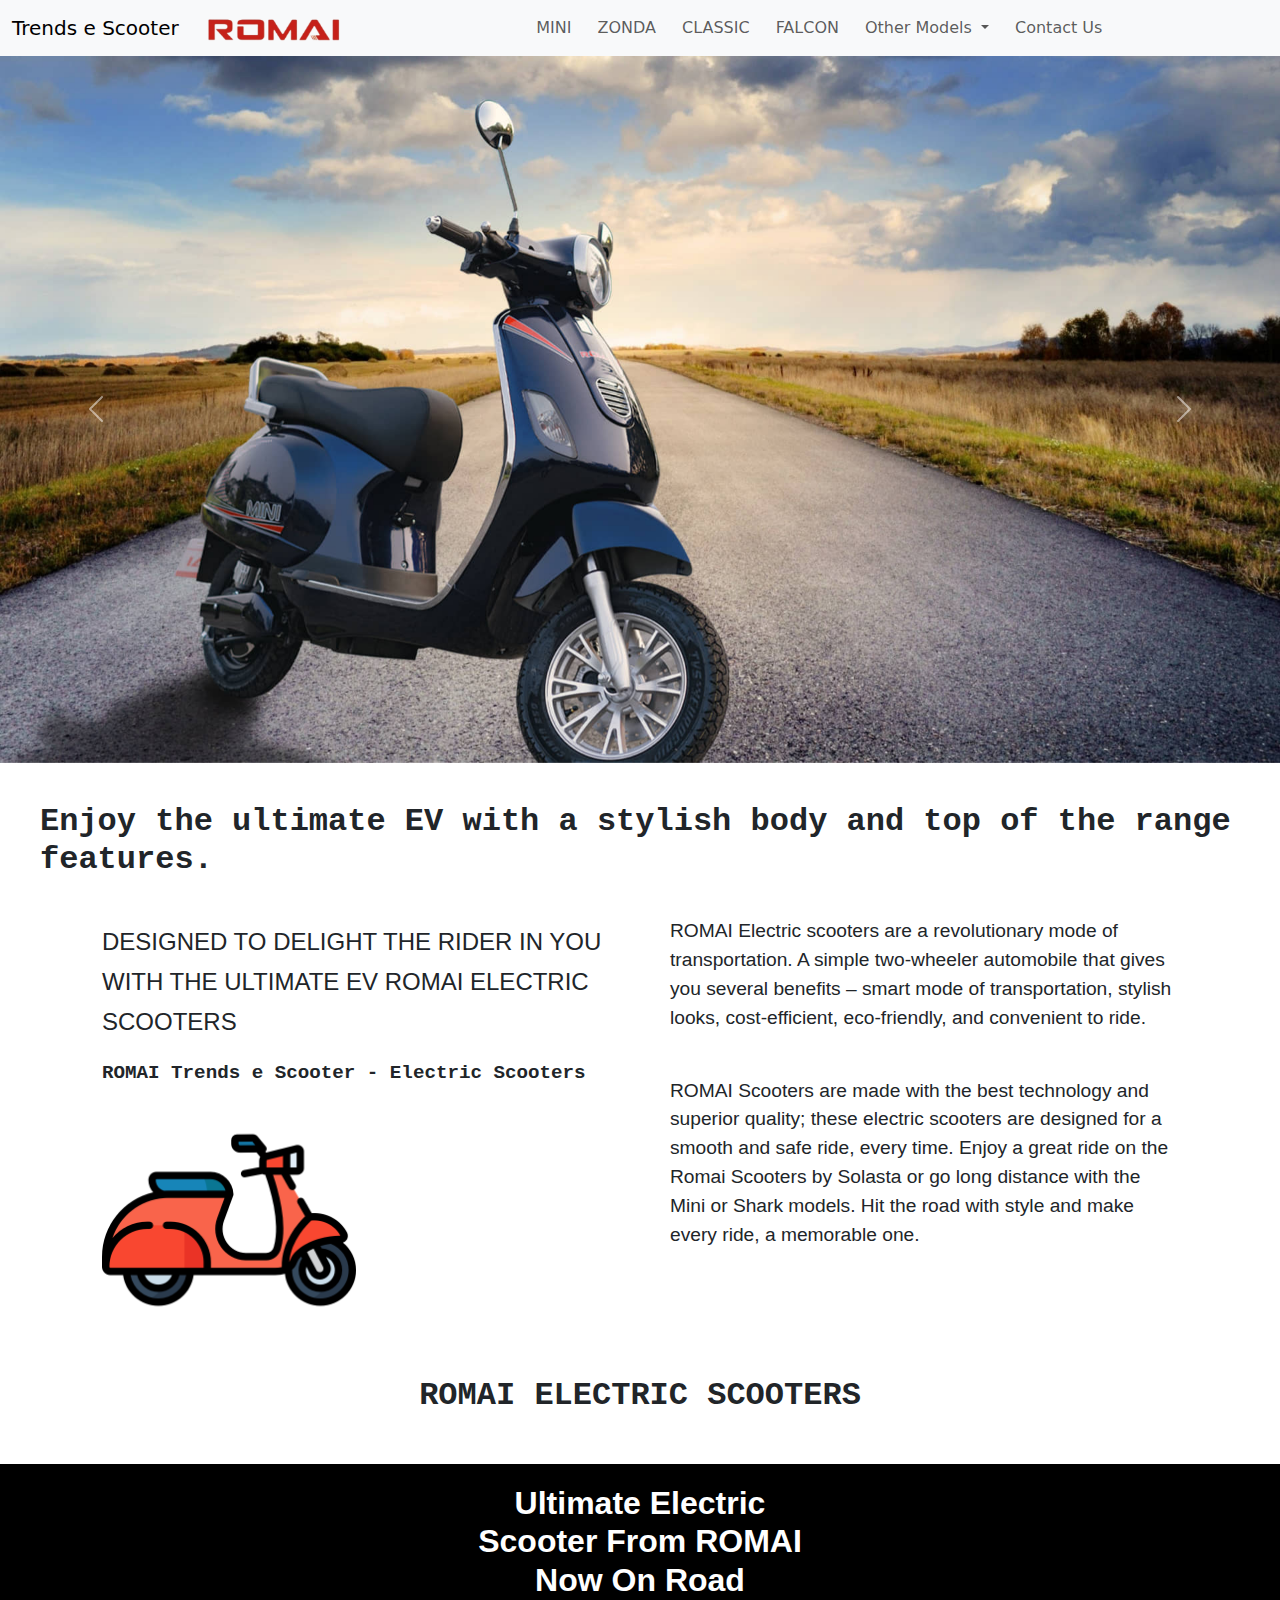
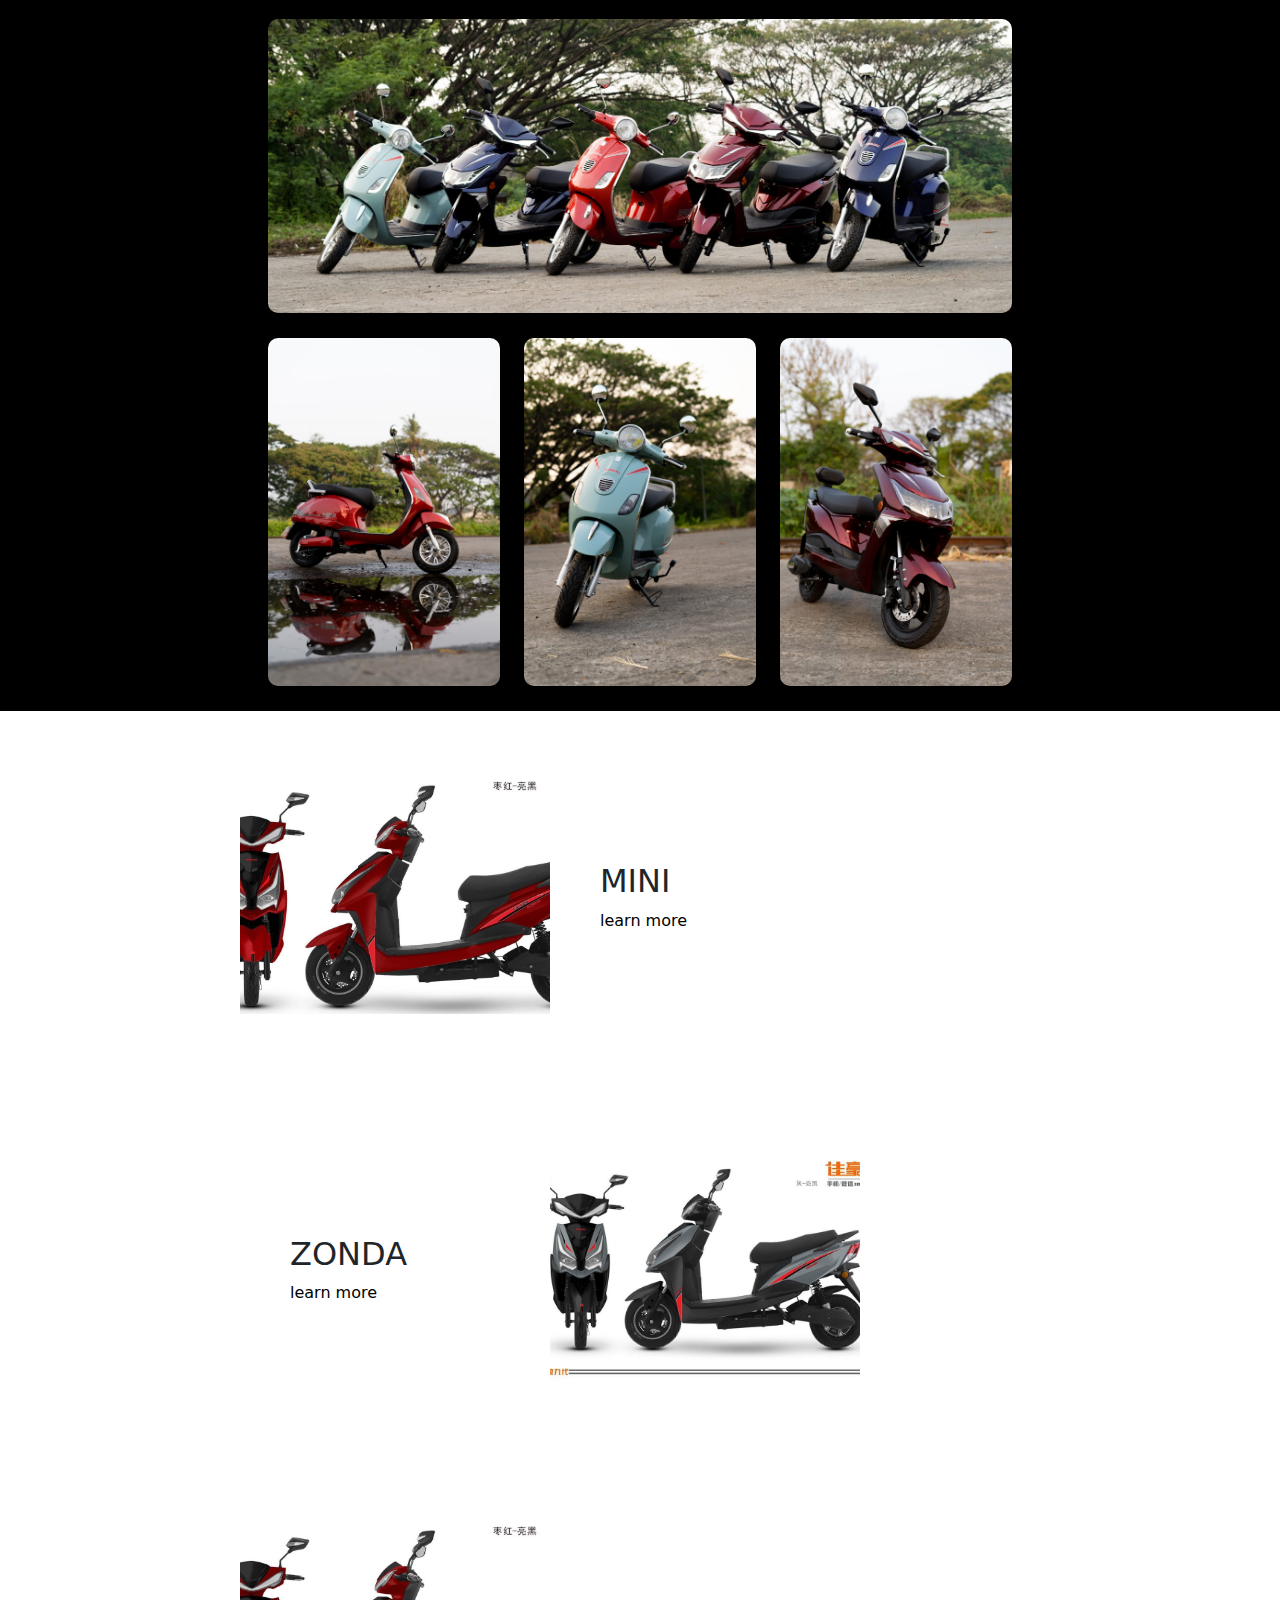
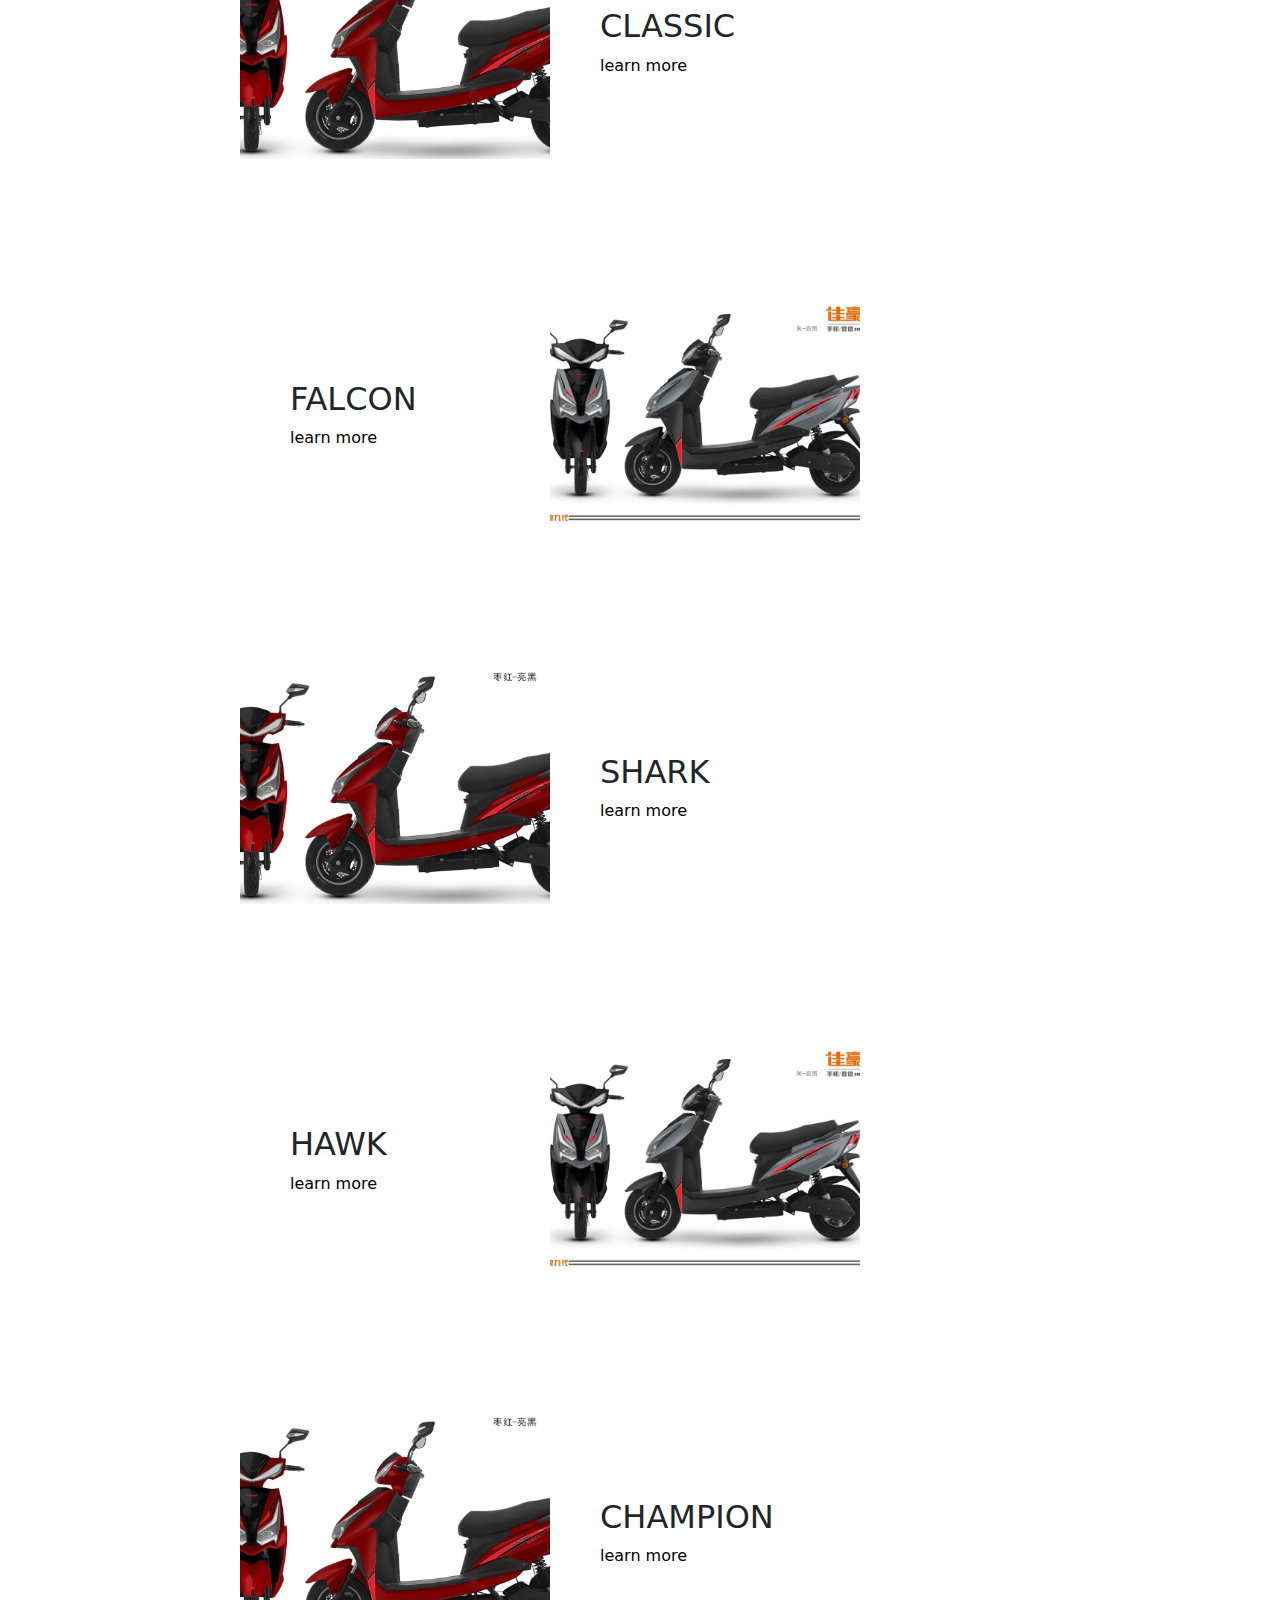
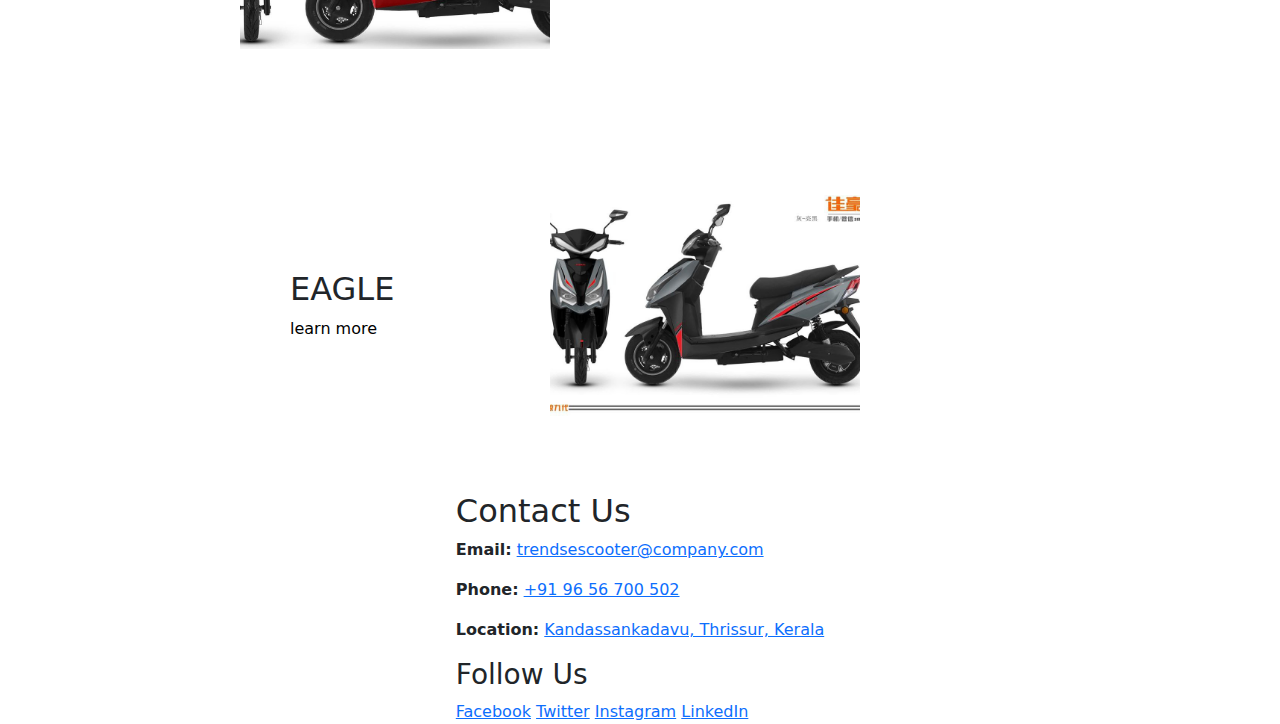
<file: index.html>
<!DOCTYPE html>
<html lang="en">
  <head>
    <meta charset="UTF-8">
    <meta name="viewport" content="width=device-width, initial-scale=1.0">
    <title>Trends e Scooter</title>
    <link rel="icon" href="motorcycle.png/x-icon">
    <link rel="stylesheet" href="styles.css">
    <link href="https://cdn.jsdelivr.net/npm/bootstrap@5.3.3/dist/css/bootstrap.min.css" rel="stylesheet" integrity="sha384-QWTKZyjpPEjISv5WaRU9OFeRpok6YctnYmDr5pNlyT2bRjXh0JMhjY6hW+ALEwIH" crossorigin="anonymous">
  </head>
  <body>
    <nav class="navbar navbar-expand-lg bg-body-tertiary">
      <div class="container-fluid">
          <a class="navbar-brand d-flex align-items-center" href="#">
              Trends e Scooter
              <img src="romai.png" alt="Logo" style="height: 30px; margin-left: 10px;">
          </a>
          <button class="navbar-toggler" type="button" data-bs-toggle="collapse" data-bs-target="#navbarSupportedContent" aria-controls="navbarSupportedContent" aria-expanded="false" aria-label="Toggle navigation">
              <span class="navbar-toggler-icon"></span>
          </button>
          <div class="collapse navbar-collapse" id="navbarSupportedContent">
              <ul class="navbar-nav mx-auto justify-content-center justify-content-lg-start">
                  <li class="nav-item">
                      <a class="nav-link" href="#mini">MINI</a>
                  </li>
                  <li class="nav-item">
                      <a class="nav-link" href="#zonda">ZONDA</a>
                  </li>
                  <li class="nav-item">
                      <a class="nav-link" href="#classic">CLASSIC</a>
                  </li>
                  <li class="nav-item">
                      <a class="nav-link" href="#falcon">FALCON</a>
                  </li>
                  <li class="nav-item dropdown">
                    <a class="nav-link dropdown-toggle" href="#" id="navbarDropdown" role="button" data-bs-toggle="dropdown" aria-expanded="false">
                      Other Models
                    </a>
                    <ul class="dropdown-menu" aria-labelledby="navbarDropdown">
                      <li><a class="dropdown-item" href="#hawk">HAWK</a></li>
                      <li><a class="dropdown-item" href="#champion">CHAMPION</a></li>
                      <li><a class="dropdown-item" href="#">Another action</a></li>
                      <li><a class="dropdown-item" href="#eagle">EAGLE</a></li>
                    </ul>
                  </li>
                  <li class="nav-item">
                    <a class="nav-link" href="#contacts">Contact Us</a>
                </li>
              </ul>
          </div>
      </div>
    </nav>

    <div id="carouselExampleInterval" class="carousel slide" data-bs-ride="carousel">
      <div class="carousel-inner">
        <div class="carousel-item active" data-bs-interval="10000">
          <img src="mini 5.jpg" class="d-block w-100" alt="...">
        </div>
        <div class="carousel-item" data-bs-interval="2000">
          <img src="AllScooter.jpg" class="d-block w-100" alt="...">
        </div>
        <div class="carousel-item">
          <img src="champion 1.jpg" class="d-block w-100" alt="...">
        </div>
        <div class="carousel-item">
          <img src="dummy2.jpg" class="d-block w-100" alt="...">
        </div>
        <div class="carousel-item">
          <img src="dummy.jpg" class="d-block w-100" alt="...">
        </div>
      </div>
      <button class="carousel-control-prev" type="button" data-bs-target="#carouselExampleInterval" data-bs-slide="prev">
        <span class="carousel-control-prev-icon" aria-hidden="true"></span>
        <span class="visually-hidden">Previous</span>
      </button>
      <button class="carousel-control-next" type="button" data-bs-target="#carouselExampleInterval" data-bs-slide="next">
        <span class="carousel-control-next-icon" aria-hidden="true"></span>
        <span class="visually-hidden">Next</span>
      </button>
    </div>
      
    <section>
      <div class="content-div">
        <h2 style="font-family: monospace;font-weight: bold;">Enjoy the ultimate EV with a stylish body and top of the range features.</h2>
        <div class="container">
          <div class="box">
            <p style="width: 100%;
          display: block;
          margin-top: 5px;
          font-family: 'Fjalla One', sans-serif;
          font-size: 25px;
          line-height: 40px;
          text-transform: uppercase;font-size:x-large;">DESIGNED TO DELIGHT THE RIDER IN YOU WITH THE ULTIMATE EV ROMAI ELECTRIC SCOOTERS</p>
          <h2  style="font-family: monospace;font-weight: bold; font-size: larger;">ROMAI Trends e Scooter - Electric Scooters</h2>
          <img src="motorcycle.png" alt="Product 1 Image 2" style="width: 50%;">
          </div>
          <div class="box">
            <p style="font-size: larger;">ROMAI Electric scooters are a revolutionary mode of transportation. A simple two-wheeler automobile that gives you several benefits – smart mode of transportation, stylish looks, cost-efficient, eco-friendly, and convenient to ride.</p><br>
          <p style="font-size: larger;">ROMAI Scooters are made with the best technology and superior quality; these electric scooters are designed for a smooth and safe ride, every time. Enjoy a great ride on the Romai Scooters by Solasta or go long distance with the Mini or Shark models. Hit the road with style and make every ride, a memorable one.</p>
          </div>
        </div>
        <h2 class="center-text">ROMAI ELECTRIC SCOOTERS</h2>
      </div>
    </section>

    <section>
      <div class="allvehicle">
          <h2>Ultimate Electric <br>Scooter From ROMAI <br>Now On Road</h2>
          <div class="content">
              <div class="main-image">
                  <img src="AllScooter.jpg" alt="Main Scooter" style="width:100%">
              </div>
              <div class="row">
                <div class="column">
                  <img src="Scooter-1L.jpg" alt="Scooter 1" style="width:100%; border-radius: 10px;">
                </div>
                <div class="column">
                    <img src="Scooter-2L.jpg" alt="Scooter 2" style="width:100%; border-radius: 10px;">
                </div>
                <div class="column">
                    <img src="Scooter-3L.jpg" alt="Scooter 3" style="width:100%; border-radius: 10px;">
                </div>
            </div>            
          </div>
      </div>
    </section>
    
    <section id="mini">
      <div class="product-section" >
        <div class="product-carousel">
          <div class="slides">
            <img src="dummy.jpg" alt="Product 1 Image 1">
            <img src="dummy2.jpg" alt="Product 1 Image 2">
            <img src="dummy.jpg" alt="Product 1 Image 3">
          </div>
        </div>
        <div class="product-description">
            <h2>MINI</h2>
            <a href="mini.html" style="text-decoration: none; color: black;">learn more</a>
        </div>
      </div>
    </section>

    <section id="zonda">
      <div class="product-section">
        <div class="product-description">
            <h2>ZONDA</h2>
            <a href="zonda.html" style="text-decoration: none; color: black;">learn more</a>
        </div>
        <div class="product-carousel">
          <div class="slides">
            <img src="dummy2.jpg" alt="Product 1 Image 1">
            <img src="dummy.jpg" alt="Product 1 Image 2">
            <img src="dummy2.jpg" alt="Product 1 Image 3">
          </div>
        </div>
      </div>
    </section>

    <section id="classic">
      <div class="product-section">
        <div class="product-carousel">
          <div class="slides">
            <img src="dummy.jpg" alt="Product 1 Image 1">
            <img src="dummy2.jpg" alt="Product 1 Image 2">
            <img src="dummy.jpg" alt="Product 1 Image 3">
        </div>
        </div>
        <div class="product-description">
            <h2>CLASSIC</h2>
            <a href="classic.html" style="text-decoration: none; color: black;">learn more</a>
        </div>
      </div>
    </section>

    <section id="falcon">
        <div class="product-section">
            <div class="product-description">
                <h2>FALCON</h2>
                <a href="falcon.html" style="text-decoration: none; color: black;">learn more</a>
            </div>
            <div class="product-carousel">
              <div class="slides">
                <img src="dummy2.jpg" alt="Product 1 Image 1">
                <img src="dummy.jpg" alt="Product 1 Image 2">
                <img src="dummy2.jpg" alt="Product 1 Image 3">
              </div>
          </div>
        </div>
    </section>

    <section id="shark">
      <div class="product-section" >
        <div class="product-carousel">
          <div class="slides">
            <img src="dummy.jpg" alt="Product 1 Image 1">
            <img src="dummy2.jpg" alt="Product 1 Image 2">
            <img src="dummy.jpg" alt="Product 1 Image 3">
          </div>
        </div>
        <div class="product-description">
            <h2>SHARK</h2>
            <a href="shark.html" style="text-decoration: none; color: black;">learn more</a>
        </div>
      </div>
    </section>

    <section id="hawk">
      <div class="product-section">
        <div class="product-description">
            <h2>HAWK</h2>
            <a href="hawk.html" style="text-decoration: none; color: black;">learn more</a>
        </div>
        <div class="product-carousel">
          <div class="slides">
            <img src="dummy2.jpg" alt="Product 1 Image 1">
            <img src="dummy.jpg" alt="Product 1 Image 2">
            <img src="dummy2.jpg" alt="Product 1 Image 3">
          </div>
        </div>
      </div>
    </section>

    <section id="champion">
      <div class="product-section">
        <div class="product-carousel">
          <div class="slides">
            <img src="dummy.jpg" alt="Product 1 Image 1">
            <img src="dummy2.jpg" alt="Product 1 Image 2">
            <img src="dummy.jpg" alt="Product 1 Image 3">
        </div>
        </div>
        <div class="product-description">
            <h2>CHAMPION</h2>
            <a href="champion.html" style="text-decoration: none; color: black;">learn more</a>
        </div>
      </div>
    </section>

    <section id="eagle">
      <div class="product-section">
          <div class="product-description">
              <h2>EAGLE</h2>
              <a href="eagle.html" style="text-decoration: none; color: black;">learn more</a>
          </div>
          <div class="product-carousel">
            <div class="slides">
              <img src="dummy2.jpg" alt="Product 1 Image 1">
              <img src="dummy.jpg" alt="Product 1 Image 2">
              <img src="dummy2.jpg" alt="Product 1 Image 3">
            </div>
        </div>
      </div>
    </section>

    <section class="contact-section" id="contacts">
      <h2>Contact Us</h2>
      <div class="contact-details">
          <p><strong>Email:</strong> <a href="mailto:contact@company.com">trendsescooter@company.com</a></p>
          <p><strong>Phone:</strong> <a href="tel:+1234567890">+91 96 56 700 502</a></p>
          <p><strong>Location:</strong> <a href="https://maps.app.goo.gl/YvPi37UQZVVJf3yf8" target="_blank">Kandassankadavu, Thrissur, Kerala</a></p>
      </div>
      <div class="social-media">
          <h3>Follow Us</h3>
          <a href="https://www.facebook.com/yourprofile" target="_blank">Facebook</a>
          <a href="https://www.twitter.com/yourprofile" target="_blank">Twitter</a>
          <a href="https://www.instagram.com/yourprofile" target="_blank">Instagram</a>
          <a href="https://www.linkedin.com/yourprofile" target="_blank">LinkedIn</a>
      </div>
    </section>

    <script src="script.js"></script>
      <script src="https://cdn.jsdelivr.net/npm/bootstrap@5.3.3/dist/js/bootstrap.bundle.min.js" integrity="sha384-YvpcrYf0tY3lHB60NNkmXc5s9fDVZLESaAA55NDzOxhy9GkcIdslK1eN7N6jIeHz" crossorigin="anonymous"></script>
  </body>
</html>
</file>
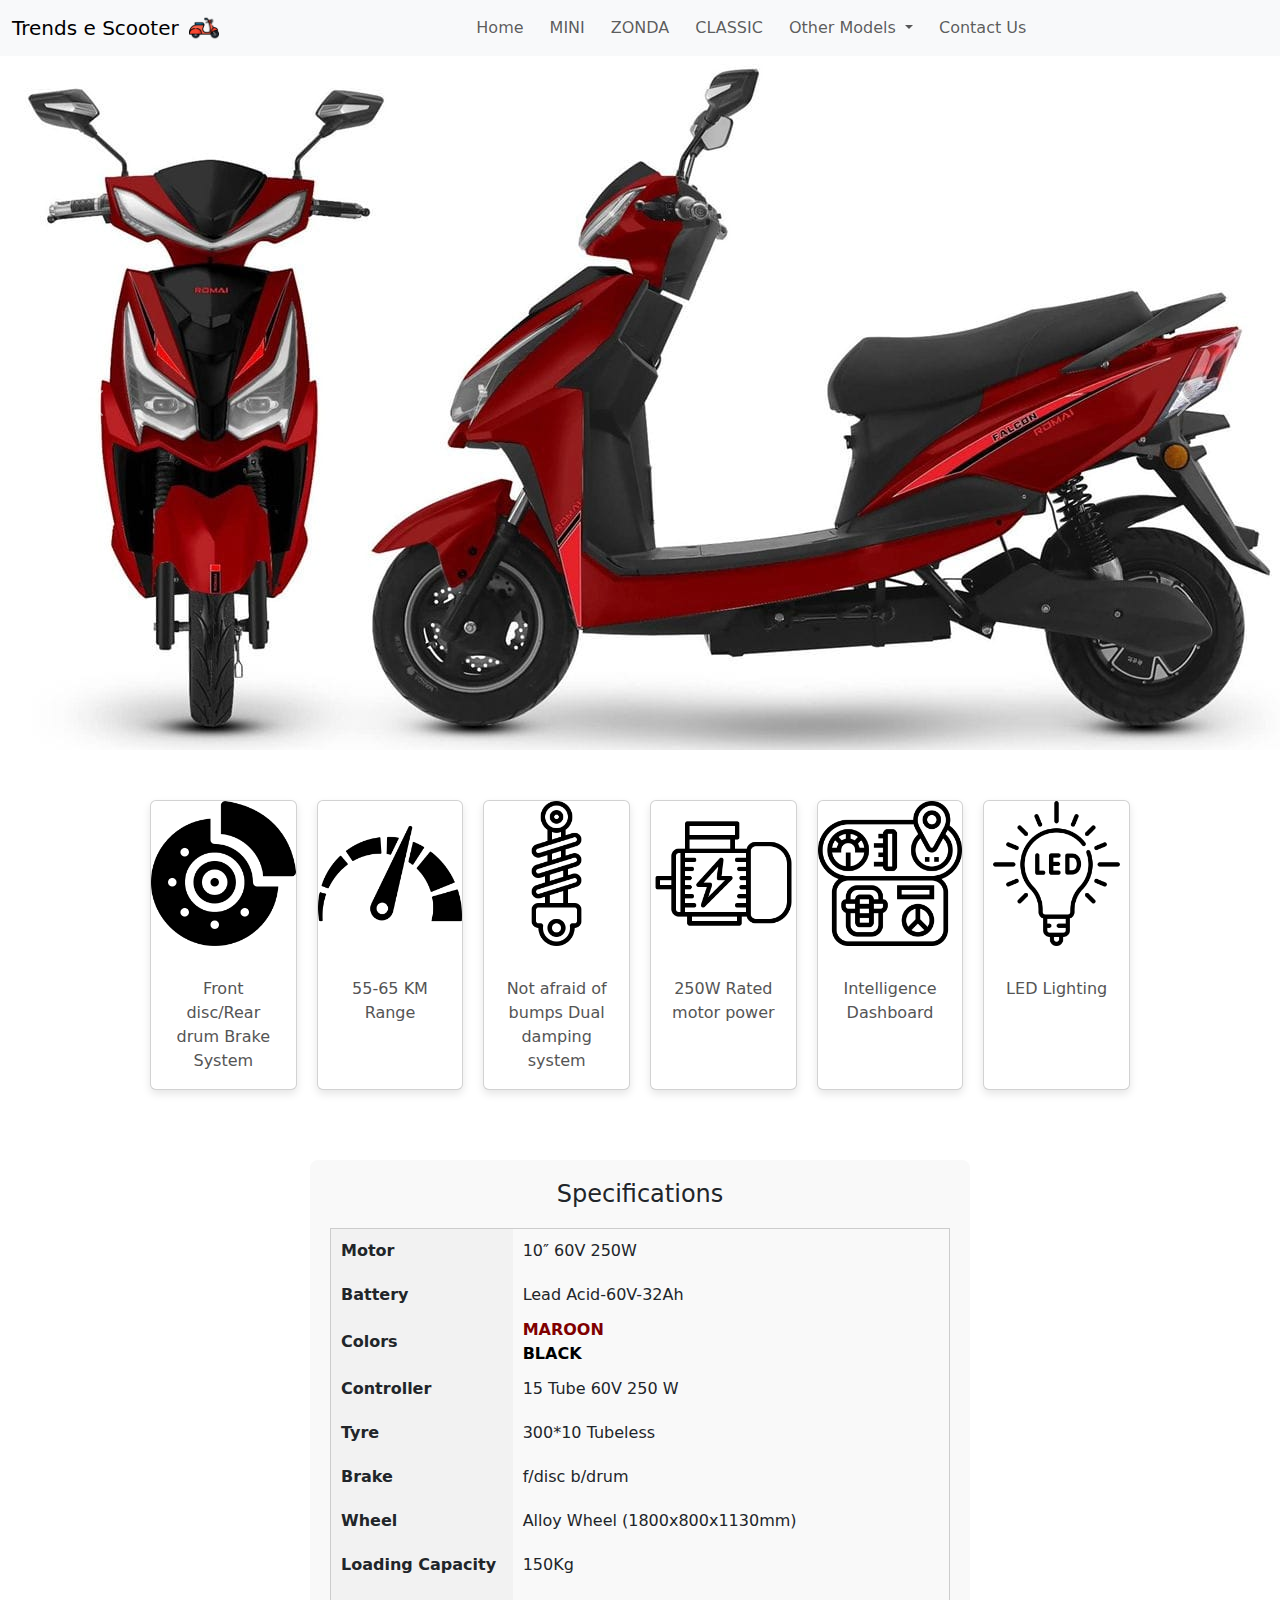
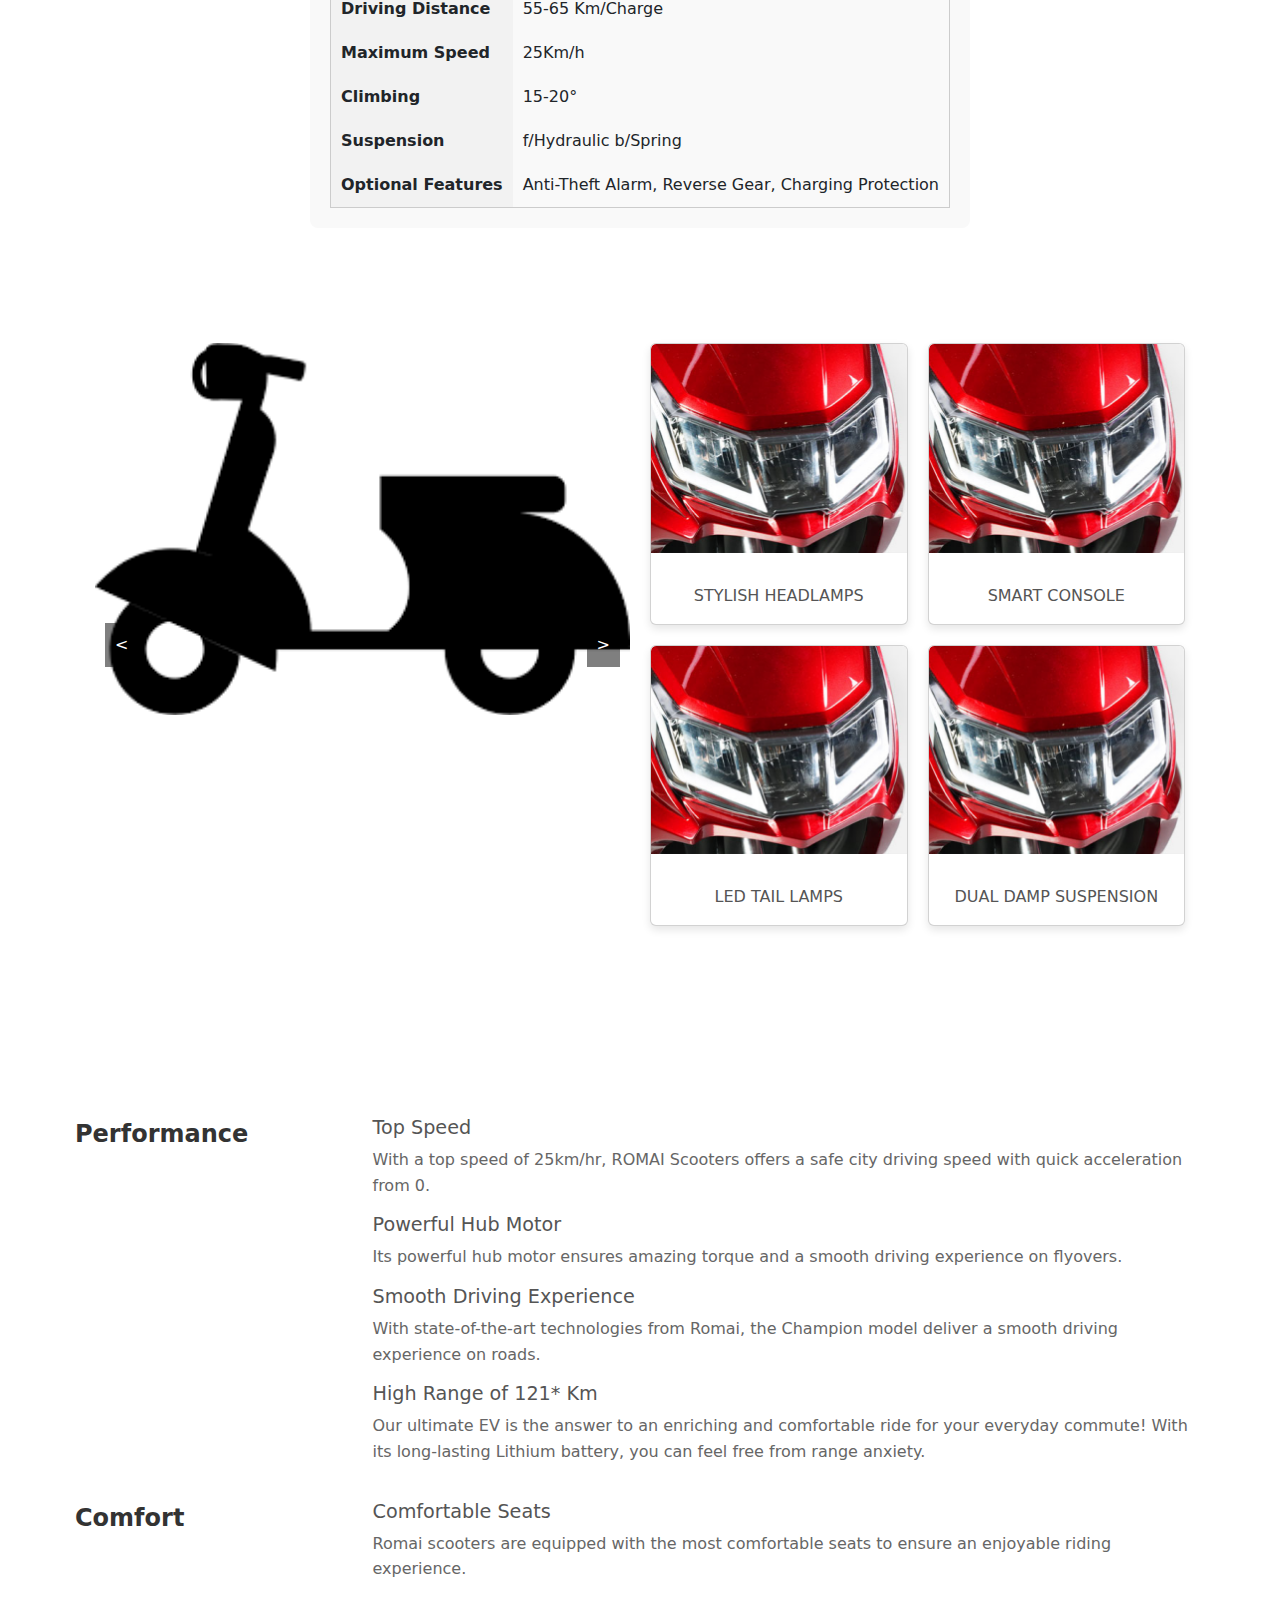
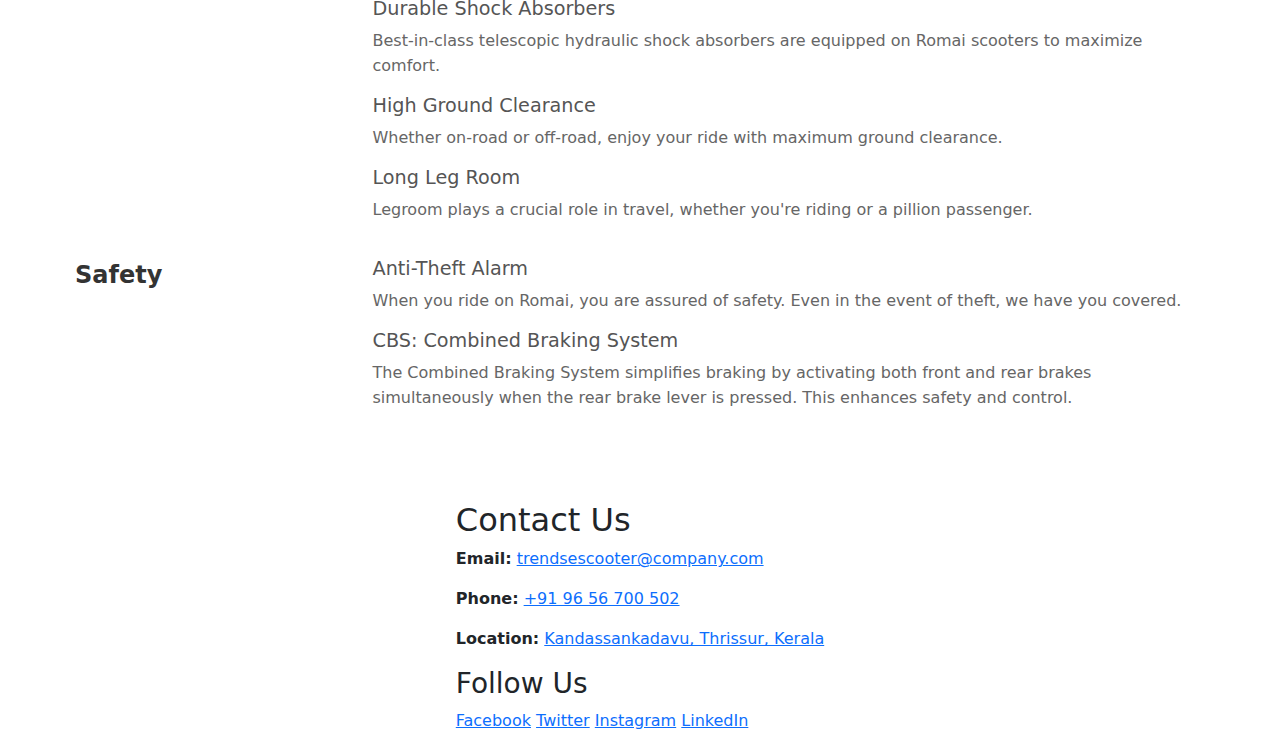
<file: champion.html>
<!DOCTYPE html>
<html lang="en">
    <head>
        <meta charset="UTF-8">
        <meta name="viewport" content="width=device-width, initial-scale=1.0">
        <title>Trends e Scooter</title>
        <link rel="icon" href="motorcycle.png" type="image/x-icon">
        <link rel="stylesheet" href="styles.css">
        <link href="https://cdn.jsdelivr.net/npm/bootstrap@5.3.3/dist/css/bootstrap.min.css" rel="stylesheet" integrity="sha384-QWTKZyjpPEjISv5WaRU9OFeRpok6YctnYmDr5pNlyT2bRjXh0JMhjY6hW+ALEwIH" crossorigin="anonymous">
    </head>
    <body>
        <nav class="navbar navbar-expand-lg bg-body-tertiary">
            <div class="container-fluid">
                <a class="navbar-brand d-flex align-items-center" href="#">
                    Trends e Scooter
                    <img src="motorcycle.png" alt="Logo" style="height: 30px; margin-left: 10px;">
                </a>
                <button class="navbar-toggler" type="button" data-bs-toggle="collapse" data-bs-target="#navbarSupportedContent" aria-controls="navbarSupportedContent" aria-expanded="false" aria-label="Toggle navigation">
                    <span class="navbar-toggler-icon"></span>
                </button>
                <div class="collapse navbar-collapse" id="navbarSupportedContent">
                    <ul class="navbar-nav mx-auto justify-content-center justify-content-lg-start">
                        <li class="nav-item">
                            <a class="nav-link" href="home.html">Home</a>
                        </li>
                        <li class="nav-item">
                            <a class="nav-link" href="mini.html">MINI</a>
                        </li>
                        <li class="nav-item">
                            <a class="nav-link" href="zonda.html">ZONDA</a>
                        </li>
                        <li class="nav-item">
                            <a class="nav-link" href="classic.html">CLASSIC</a>
                        </li>
                        <li class="nav-item dropdown">
                            <a class="nav-link dropdown-toggle" href="#" id="navbarDropdown" role="button" data-bs-toggle="dropdown" aria-expanded="false">
                                Other Models
                            </a>
                            <ul class="dropdown-menu" aria-labelledby="navbarDropdown">
                                <li><a class="dropdown-item" href="falcon.html">FALCON</a></li>
                                <li><a class="dropdown-item" href="shark.html">SHARK</a></li>
                                <li><a class="dropdown-item" href="hawk.html">HAWK</a></li>
                                <li><a class="dropdown-item" href="eagle.html">EAGLE</a></li>
                            </ul>
                        </li>
                        <li class="nav-item">
                          <a class="nav-link" href="#contacts">Contact Us</a>
                      </li>
                    </ul>
                </div>
            </div>
        </nav>
        

        <div id="carouselExampleInterval" class="carousel slide" data-bs-ride="carousel">
            <div class="carousel-inner">
            <div class="carousel-item active" data-bs-interval="10000">
                <img src="champion 1.jpg" class="d-block w-100" alt="...">
            </div>
            <div class="carousel-item" data-bs-interval="2000">
                <img src="dummy2.jpg" class="d-block w-100" alt="...">
            </div>
            <div class="carousel-item">
                <img src="dummy.jpg" class="d-block w-100" alt="...">
            </div>
            <div class="carousel-item">
                <img src="dummy2.jpg" class="d-block w-100" alt="...">
            </div>
            <div class="carousel-item">
                <img src="dummy.jpg" class="d-block w-100" alt="...">
            </div>
            </div>
            <button class="carousel-control-prev" type="button" data-bs-target="#carouselExampleInterval" data-bs-slide="prev">
            <span class="carousel-control-prev-icon" aria-hidden="true"></span>
            <span class="visually-hidden">Previous</span>
            </button>
            <button class="carousel-control-next" type="button" data-bs-target="#carouselExampleInterval" data-bs-slide="next">
            <span class="carousel-control-next-icon" aria-hidden="true"></span>
            <span class="visually-hidden">Next</span>
            </button>
        </div>


        <section id="features" class="card-grid">
            <div class="card">
                <img src="brake.png" class="card-img-top" alt="...">
                <div class="card-body">
                    <p class="card-text">Front disc/Rear drum Brake System</p>
                </div>
            </div>
            <div class="card">
                <img src="speedometer.png" class="card-img-top" alt="...">
                <div class="card-body">
                    <p class="card-text">55-65 KM Range</p>
                </div>
            </div>
            <div class="card">
                <img src="sock absorber.png" class="card-img-top" alt="...">
                <div class="card-body">
                    <p class="card-text">Not afraid of bumps Dual damping system</p>
                </div>
            </div>
            <div class="card">
                <img src="engine.png" class="card-img-top" alt="...">
                <div class="card-body">
                    <p class="card-text">250W Rated motor power</p>
                </div>
            </div>
            <div class="card">
                <img src="dashboard.png" class="card-img-top" alt="...">
                <div class="card-body">
                    <p class="card-text">Intelligence Dashboard</p>
                </div>
            </div>
            <div class="card">
                <img src="led-light.png" class="card-img-top" alt="...">
                <div class="card-body">
                    <p class="card-text">LED Lighting</p>
                </div>
            </div>
        </section>
        

        
        <section id="specifications">
            <h2>Specifications</h2>
            <table>
                <tr>
                    <td>Motor</td>
                    <td>10″ 60V 250W</td>
                </tr>
                <tr>
                    <td>Battery</td>
                    <td>Lead Acid-60V-32Ah </td>
                </tr>
                <tr>
                    <td>Colors</td>
                    <th style="padding-left: 10px;">
                        <span style="color: maroon;">MAROON</span><br>
                        <span style="color: black;">BLACK</span><br>
                    </th>
                </tr>
                
                <tr>
                    <td>Controller</td>
                    <td>15 Tube 60V 250 W</td>
                </tr>
                <tr>
                    <td>Tyre</td>
                    <td>300*10 Tubeless</td>
                </tr>
                <tr>
                    <td>Brake</td>
                    <td>f/disc b/drum</td>
                </tr>
                <tr>
                    <td>Wheel</td>
                    <td>Alloy Wheel (1800x800x1130mm)</td>
                </tr>
                <tr>
                    <td>Loading Capacity</td>
                    <td>150Kg</td>
                </tr>
                <tr>
                    <td>Driving Distance</td>
                    <td>55-65 Km/Charge</td>
                </tr>
                <tr>
                    <td>Maximum Speed</td>
                    <td>25Km/h</td>
                </tr>
                <tr>
                    <td>Climbing</td>
                    <td>15-20°</td>
                </tr>
                <tr>
                    <td>Suspension</td>
                    <td>f/Hydraulic b/Spring</td>
                </tr>
                <tr>
                    <td>Optional Features</td>
                    <td>Anti-Theft Alarm, Reverse Gear, Charging Protection</td>
                </tr>
            </table>
        </section>
    


        <section id="carousel-card-section">
            <div class="grid-container">
                <div class="carousel">
                    <div class="carousel-slides">
                        <div class="carousel-slide">
                            <img src="d1.png" alt="Image 1">
                        </div>
                        <div class="carousel-slide">
                            <img src="d2.png" alt="Image 2">
                        </div>
                        <div class="carousel-slide">
                            <img src="d3.png" alt="Image 3">
                        </div>
                    </div>
                    <button class="carousel-prev">&lt;</button>
                    <button class="carousel-next">&gt;</button>
                </div>    
                <div class="card-section">
                    <div class="card">
                        <img src="Shark-head.jpg" class="card-img-top" alt="...">
                        <div class="card-body">
                            <p class="card-text">STYLISH HEADLAMPS</p>
                        </div>
                    </div>
                    <div class="card">
                        <img src="Shark-head.jpg" class="card-img-top" alt="...">
                        <div class="card-body">
                            <p class="card-text">SMART CONSOLE</p>
                        </div>
                    </div>
                    <div class="card">
                        <img src="Shark-head.jpg" class="card-img-top" alt="...">
                        <div class="card-body">
                            <p class="card-text">LED TAIL LAMPS</p>
                        </div>
                    </div>
                    <div class="card">
                        <img src="Shark-head.jpg" class="card-img-top" alt="...">
                        <div class="card-body">
                            <p class="card-text">DUAL DAMP SUSPENSION</p>
                        </div>
                    </div>
                    
                </div>
            </div>
        </section>


        <section id="features-section">
            <div class="feature-grid">
                <div class="feature-heading">Performance</div>
                <div class="feature-content">
                    <h3>Top Speed</h3>
                    <p>With a top speed of 25km/hr, ROMAI Scooters offers a safe city driving speed with quick acceleration from 0.</p>
                    <h3>Powerful Hub Motor</h3>
                    <p>Its powerful hub motor ensures amazing torque and a smooth driving experience on flyovers.</p>
                    <h3>Smooth Driving Experience</h3>
                    <p>With state-of-the-art technologies from Romai, the Champion model deliver a smooth driving experience on roads.</p>
                    <h3>High Range of 121* Km</h3>
                    <p>Our ultimate EV is the answer to an enriching and comfortable ride for your everyday commute! With its long-lasting Lithium battery, you can feel free from range anxiety.</p>
                </div>
                <div class="feature-heading">Comfort</div>
                <div class="feature-content">
                    <h3>Comfortable Seats</h3>
                    <p>Romai scooters are equipped with the most comfortable seats to ensure an enjoyable riding experience.</p>
                    <h3>Durable Shock Absorbers</h3>
                    <p>Best-in-class telescopic hydraulic shock absorbers are equipped on Romai scooters to maximize comfort.</p>
                    <h3>High Ground Clearance</h3>
                    <p>Whether on-road or off-road, enjoy your ride with maximum ground clearance.</p>
                    <h3>Long Leg Room</h3>
                    <p>Legroom plays a crucial role in travel, whether you're riding or a pillion passenger.</p>
                </div>
                <div class="feature-heading">Safety</div>
                <div class="feature-content">
                    <h3>Anti-Theft Alarm</h3>
                    <p>When you ride on Romai, you are assured of safety. Even in the event of theft, we have you covered.</p>
                    <h3>CBS: Combined Braking System</h3>
                    <p>The Combined Braking System simplifies braking by activating both front and rear brakes simultaneously when the rear brake lever is pressed. This enhances safety and control.</p>
                </div>
            </div>
        </section>


        <section class="contact-section" id="contacts">
            <h2>Contact Us</h2>
            <div class="contact-details">
                <p><strong>Email:</strong> <a href="mailto:contact@company.com">trendsescooter@company.com</a></p>
                <p><strong>Phone:</strong> <a href="tel:+1234567890">+91 96 56 700 502</a></p>
                <p><strong>Location:</strong> <a href="https://maps.app.goo.gl/YvPi37UQZVVJf3yf8" target="_blank">Kandassankadavu, Thrissur, Kerala</a></p>
            </div>
            <div class="social-media">
                <h3>Follow Us</h3>
                <a href="https://www.facebook.com/yourprofile" target="_blank">Facebook</a>
                <a href="https://www.twitter.com/yourprofile" target="_blank">Twitter</a>
                <a href="https://www.instagram.com/yourprofile" target="_blank">Instagram</a>
                <a href="https://www.linkedin.com/yourprofile" target="_blank">LinkedIn</a>
            </div>
        </section>

        <script>
            document.addEventListener('DOMContentLoaded', () => {
                const slides = document.querySelector('.carousel-slides');
                const prevBtn = document.querySelector('.carousel-prev');
                const nextBtn = document.querySelector('.carousel-next');
                let index = 0;
                
                function showSlide(n) {
                    const totalSlides = document.querySelectorAll('.carousel-slide').length;
                    index = (n + totalSlides) % totalSlides;
                    slides.style.transform = `translateX(-${index * 100}%)`;
                }
                
                nextBtn.addEventListener('click', () => {
                    showSlide(index + 1);
                });
                
                prevBtn.addEventListener('click', () => {
                    showSlide(index - 1);
                });
                
                // Initialize the first slide
                showSlide(index);
            });
        </script>
        <script src="script.js"></script>
        <script src="https://cdn.jsdelivr.net/npm/bootstrap@5.3.3/dist/js/bootstrap.bundle.min.js" integrity="sha384-YvpcrYf0tY3lHB60NNkmXc5s9fDVZLESaAA55NDzOxhy9GkcIdslK1eN7N6jIeHz" crossorigin="anonymous"></script>
    </body>
</html>
</file>
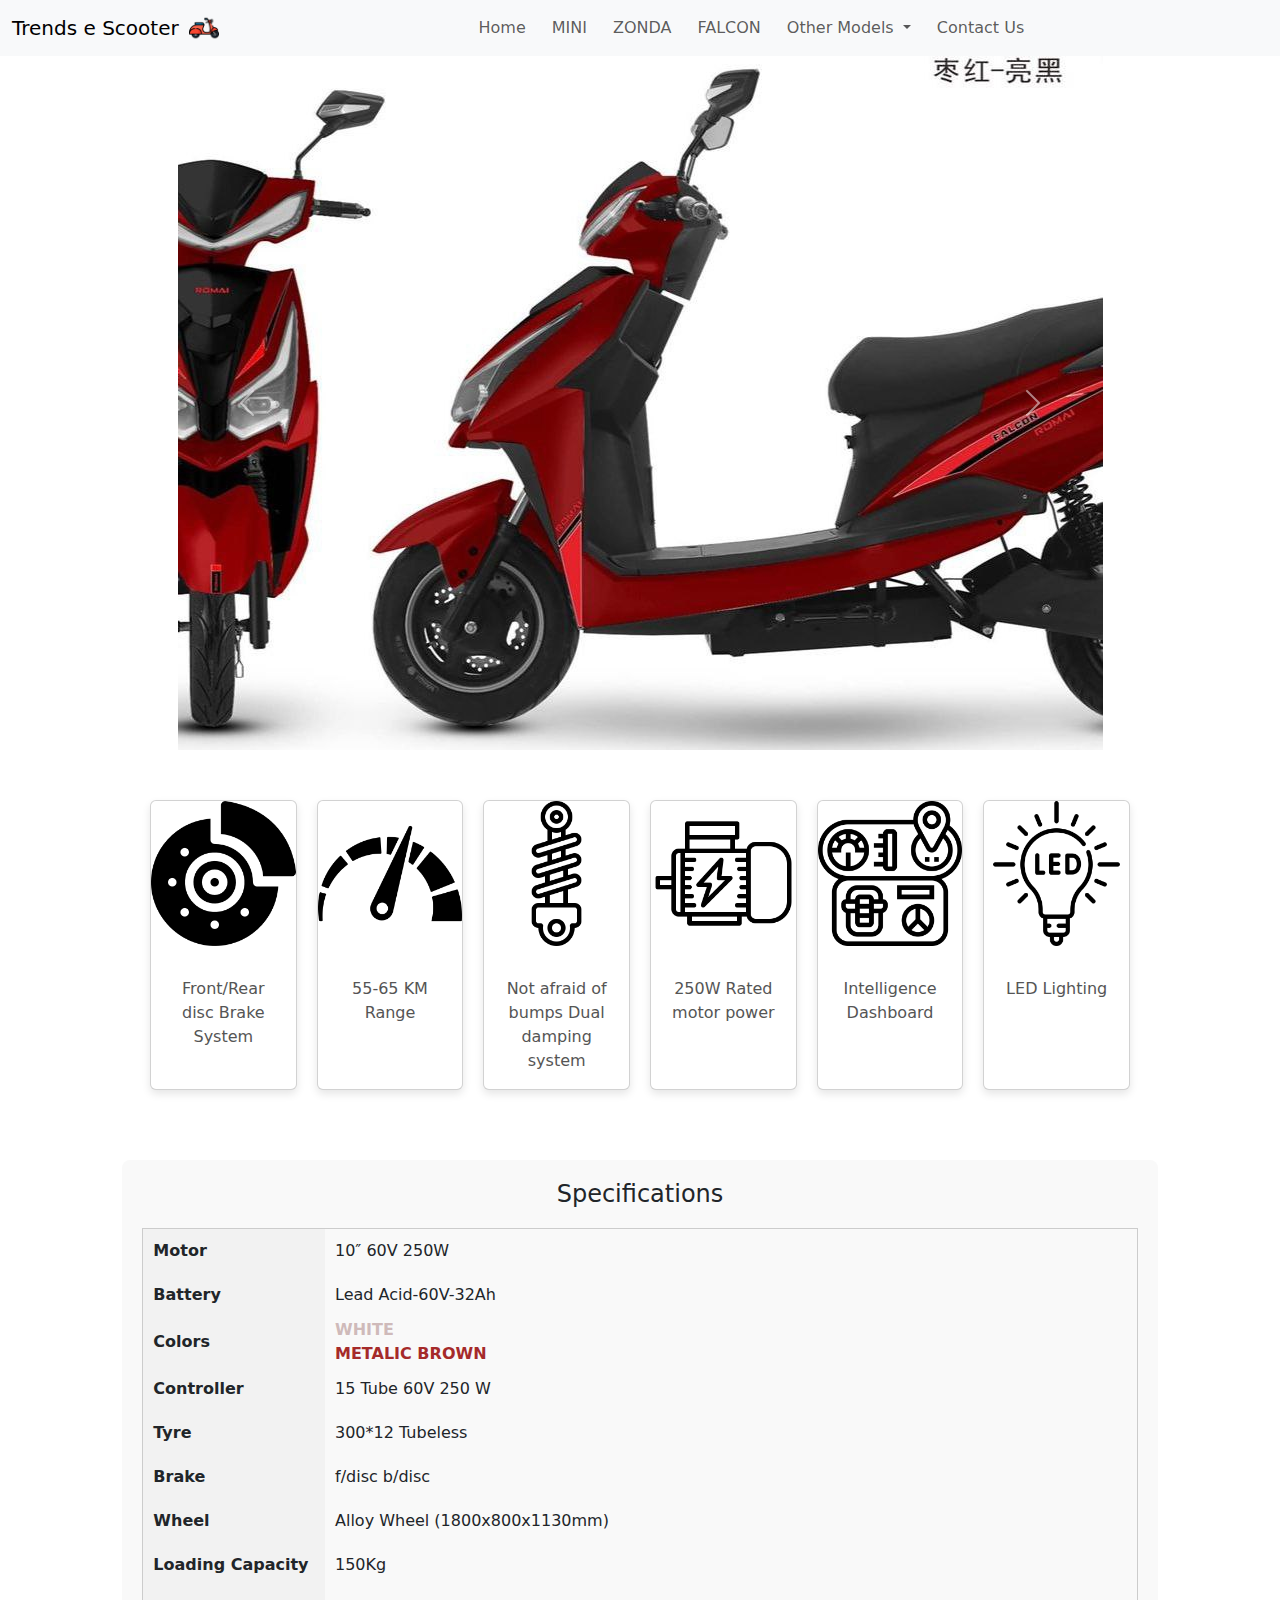
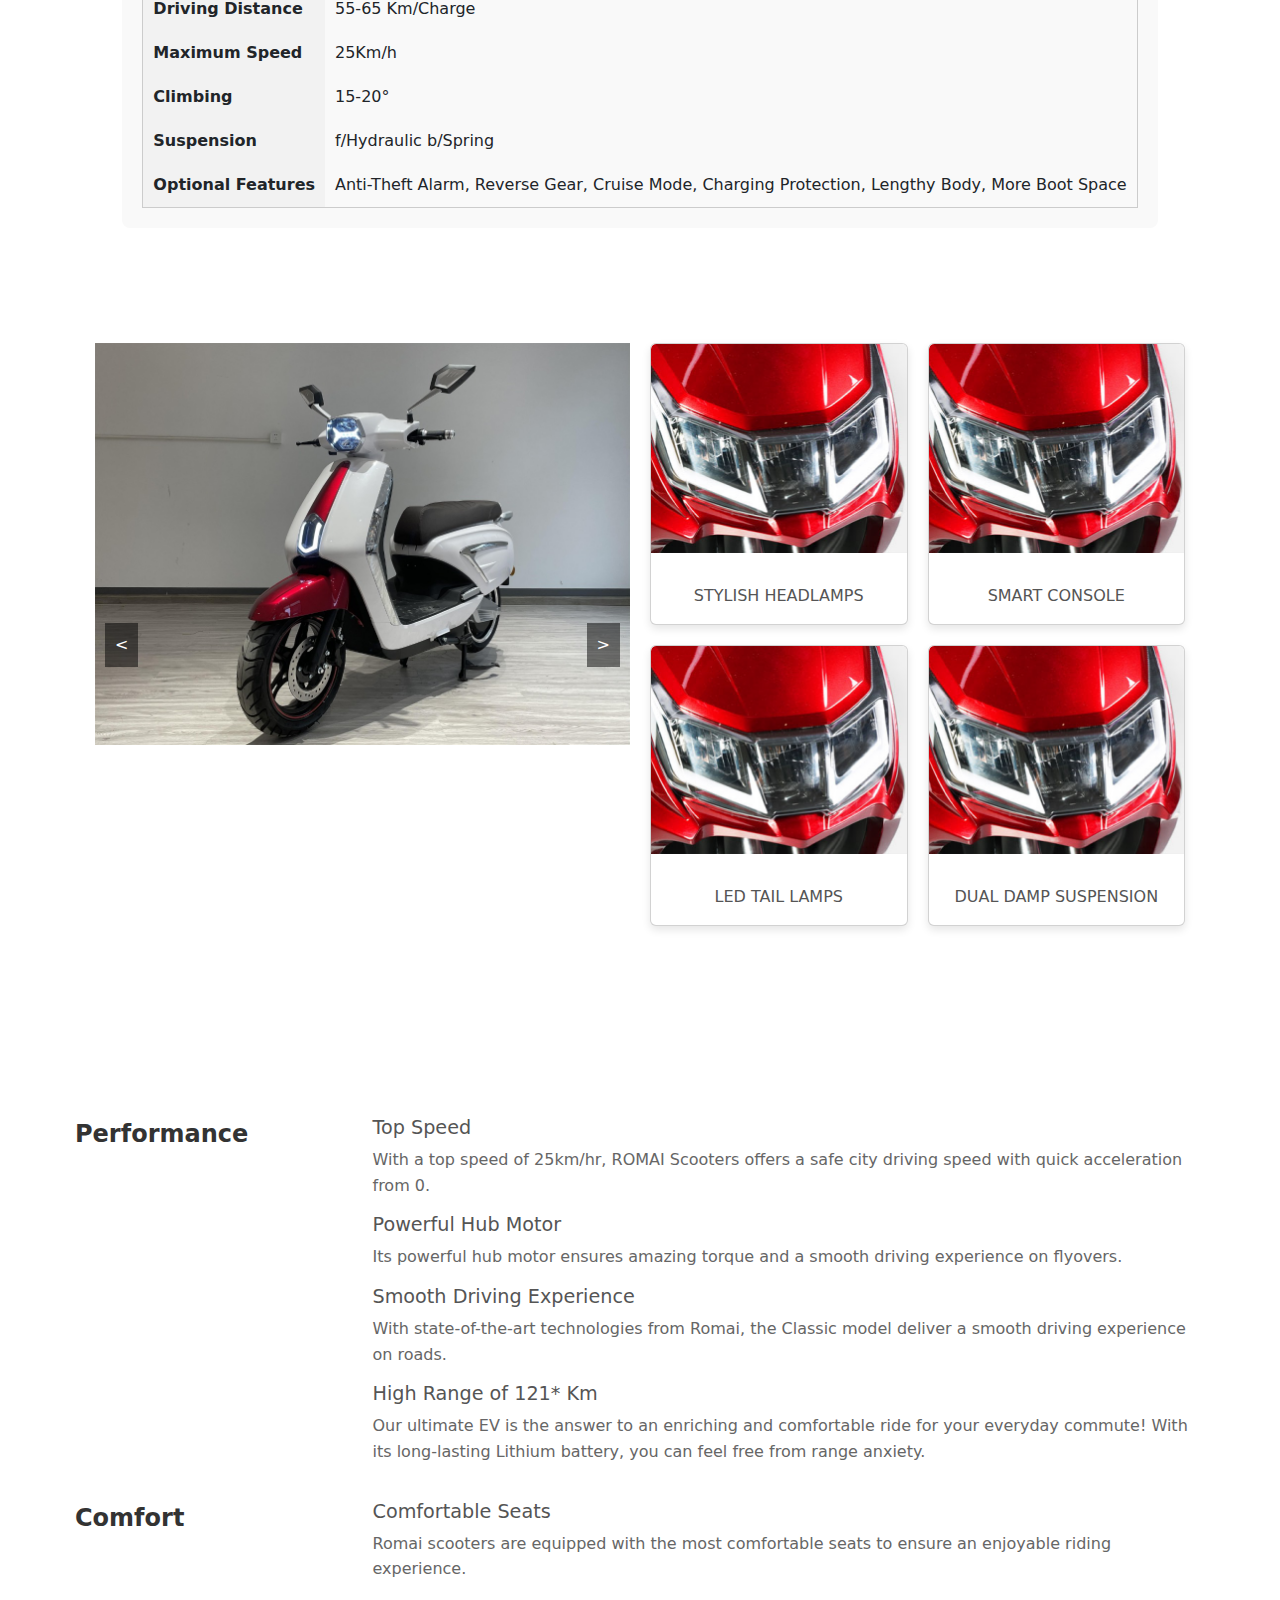
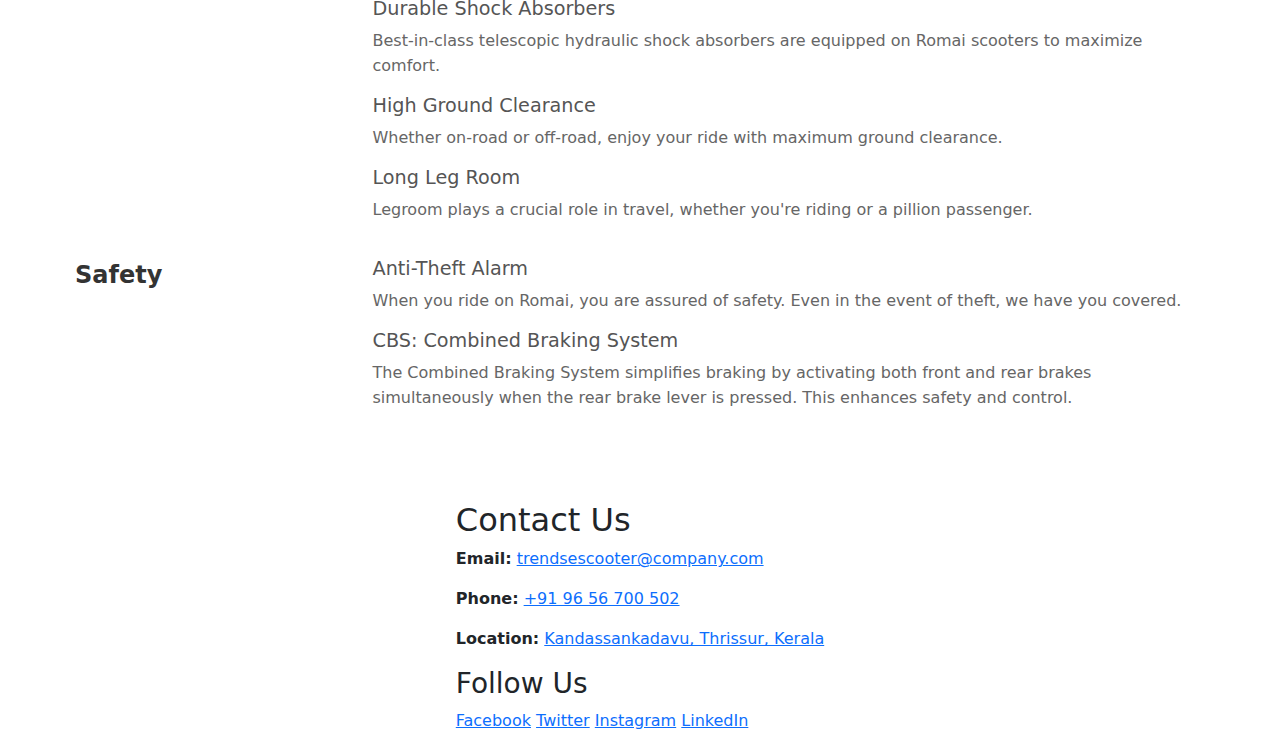
<file: classic.html>
<!DOCTYPE html>
<html lang="en">
    <head>
        <meta charset="UTF-8">
        <meta name="viewport" content="width=device-width, initial-scale=1.0">
        <title>Trends e Scooter</title>
        <link rel="icon" href="motorcycle.png" type="image/x-icon">
        <link rel="stylesheet" href="styles.css">
        <link href="https://cdn.jsdelivr.net/npm/bootstrap@5.3.3/dist/css/bootstrap.min.css" rel="stylesheet" integrity="sha384-QWTKZyjpPEjISv5WaRU9OFeRpok6YctnYmDr5pNlyT2bRjXh0JMhjY6hW+ALEwIH" crossorigin="anonymous">
    </head>
    <body>
        <nav class="navbar navbar-expand-lg bg-body-tertiary">
            <div class="container-fluid">
                <a class="navbar-brand d-flex align-items-center" href="#">
                    Trends e Scooter
                    <img src="motorcycle.png" alt="Logo" style="height: 30px; margin-left: 10px;">
                </a>
                <button class="navbar-toggler" type="button" data-bs-toggle="collapse" data-bs-target="#navbarSupportedContent" aria-controls="navbarSupportedContent" aria-expanded="false" aria-label="Toggle navigation">
                    <span class="navbar-toggler-icon"></span>
                </button>
                <div class="collapse navbar-collapse" id="navbarSupportedContent">
                    <ul class="navbar-nav mx-auto justify-content-center justify-content-lg-start">
                        <li class="nav-item">
                            <a class="nav-link" href="home.html">Home</a>
                        </li>
                        <li class="nav-item">
                            <a class="nav-link" href="mini.html">MINI</a>
                        </li>
                        <li class="nav-item">
                            <a class="nav-link" href="zonda.html">ZONDA</a>
                        </li>
                        <li class="nav-item">
                            <a class="nav-link" href="falcon.html">FALCON</a>
                        </li>
                        <li class="nav-item dropdown">
                            <a class="nav-link dropdown-toggle" href="#" id="navbarDropdown" role="button" data-bs-toggle="dropdown" aria-expanded="false">
                                Other Models
                            </a>
                            <ul class="dropdown-menu" aria-labelledby="navbarDropdown">
                                <li><a class="dropdown-item" href="shark.html">SHARK</a></li>
                                <li><a class="dropdown-item" href="hawk.html">HAWK</a></li>
                                <li><a class="dropdown-item" href="champion.html">CHAMPION</a></li>
                                <li><a class="dropdown-item" href="eagle.html">EAGLE</a></li>
                            </ul>
                        </li>
                        <li class="nav-item">
                          <a class="nav-link" href="#contacts">Contact Us</a>
                      </li>
                    </ul>
                </div>
            </div>
        </nav>
        

        <div id="carouselExampleInterval" class="carousel slide" data-bs-ride="carousel">
            <div class="carousel-inner">
            <div class="carousel-item active" data-bs-interval="10000">
                <img src="dummy.jpg" class="d-block w-100" alt="...">
            </div>
            <div class="carousel-item" data-bs-interval="2000">
                <img src="dummy2.jpg" class="d-block w-100" alt="...">
            </div>
            <div class="carousel-item">
                <img src="dummy.jpg" class="d-block w-100" alt="...">
            </div>
            <div class="carousel-item">
                <img src="dummy2.jpg" class="d-block w-100" alt="...">
            </div>
            <div class="carousel-item">
                <img src="dummy.jpg" class="d-block w-100" alt="...">
            </div>
            </div>
            <button class="carousel-control-prev" type="button" data-bs-target="#carouselExampleInterval" data-bs-slide="prev">
            <span class="carousel-control-prev-icon" aria-hidden="true"></span>
            <span class="visually-hidden">Previous</span>
            </button>
            <button class="carousel-control-next" type="button" data-bs-target="#carouselExampleInterval" data-bs-slide="next">
            <span class="carousel-control-next-icon" aria-hidden="true"></span>
            <span class="visually-hidden">Next</span>
            </button>
        </div>


        <section id="features" class="card-grid">
            <div class="card">
                <img src="brake.png" class="card-img-top" alt="...">
                <div class="card-body">
                    <p class="card-text">Front/Rear disc Brake System</p>
                </div>
            </div>
            <div class="card">
                <img src="speedometer.png" class="card-img-top" alt="...">
                <div class="card-body">
                    <p class="card-text">55-65 KM Range</p>
                </div>
            </div>
            <div class="card">
                <img src="sock absorber.png" class="card-img-top" alt="...">
                <div class="card-body">
                    <p class="card-text">Not afraid of bumps Dual damping system</p>
                </div>
            </div>
            <div class="card">
                <img src="engine.png" class="card-img-top" alt="...">
                <div class="card-body">
                    <p class="card-text">250W Rated motor power</p>
                </div>
            </div>
            <div class="card">
                <img src="dashboard.png" class="card-img-top" alt="...">
                <div class="card-body">
                    <p class="card-text">Intelligence Dashboard</p>
                </div>
            </div>
            <div class="card">
                <img src="led-light.png" class="card-img-top" alt="...">
                <div class="card-body">
                    <p class="card-text">LED Lighting</p>
                </div>
            </div>
        </section>
        

        
        <section id="specifications">
            <h2>Specifications</h2>
            <table>
                <tr>
                    <td>Motor</td>
                    <td>10″ 60V 250W</td>
                </tr>
                <tr>
                    <td>Battery</td>
                    <td>Lead Acid-60V-32Ah </td>
                </tr>
                <tr>
                    <td>Colors</td>
                    <th style="padding-left: 10px;">
                        <span style="color: rgb(207, 186, 186);">WHITE</span><br>
                        <span style="color: brown;">METALIC BROWN</span><br>
                    </th>
                </tr>
                
                <tr>
                    <td>Controller</td>
                    <td>15 Tube 60V 250 W</td>
                </tr>
                <tr>
                    <td>Tyre</td>
                    <td>300*12 Tubeless</td>
                </tr>
                <tr>
                    <td>Brake</td>
                    <td>f/disc b/disc</td>
                </tr>
                <tr>
                    <td>Wheel</td>
                    <td>Alloy Wheel (1800x800x1130mm)</td>
                </tr>
                <tr>
                    <td>Loading Capacity</td>
                    <td>150Kg</td>
                </tr>
                <tr>
                    <td>Driving Distance</td>
                    <td>55-65 Km/Charge</td>
                </tr>
                <tr>
                    <td>Maximum Speed</td>
                    <td>25Km/h</td>
                </tr>
                <tr>
                    <td>Climbing</td>
                    <td>15-20°</td>
                </tr>
                <tr>
                    <td>Suspension</td>
                    <td>f/Hydraulic b/Spring</td>
                </tr>
                <tr>
                    <td>Optional Features</td>
                    <td>Anti-Theft Alarm, Reverse Gear, Cruise Mode, Charging Protection, Lengthy Body, More Boot Space</td>
                </tr>
            </table>
        </section>
    


        <section id="carousel-card-section">
            <div class="grid-container">
                <div class="carousel">
                    <div class="carousel-slides">
                        <div class="carousel-slide">
                            <img src="classic 1.jpg" alt="Image 1">
                        </div>
                        <div class="carousel-slide">
                            <img src="classic 2.jpg" alt="Image 2">
                        </div>
                        <div class="carousel-slide">
                            <img src="d3.png" alt="Image 3">
                        </div>
                    </div>
                    <button class="carousel-prev">&lt;</button>
                    <button class="carousel-next">&gt;</button>
                </div>    
                <div class="card-section">
                    <div class="card">
                        <img src="Shark-head.jpg" class="card-img-top" alt="...">
                        <div class="card-body">
                            <p class="card-text">STYLISH HEADLAMPS</p>
                        </div>
                    </div>
                    <div class="card">
                        <img src="Shark-head.jpg" class="card-img-top" alt="...">
                        <div class="card-body">
                            <p class="card-text">SMART CONSOLE</p>
                        </div>
                    </div>
                    <div class="card">
                        <img src="Shark-head.jpg" class="card-img-top" alt="...">
                        <div class="card-body">
                            <p class="card-text">LED TAIL LAMPS</p>
                        </div>
                    </div>
                    <div class="card">
                        <img src="Shark-head.jpg" class="card-img-top" alt="...">
                        <div class="card-body">
                            <p class="card-text">DUAL DAMP SUSPENSION</p>
                        </div>
                    </div>
                    
                </div>
            </div>
        </section>


        <section id="features-section">
            <div class="feature-grid">
                <div class="feature-heading">Performance</div>
                <div class="feature-content">
                    <h3>Top Speed</h3>
                    <p>With a top speed of 25km/hr, ROMAI Scooters offers a safe city driving speed with quick acceleration from 0.</p>
                    <h3>Powerful Hub Motor</h3>
                    <p>Its powerful hub motor ensures amazing torque and a smooth driving experience on flyovers.</p>
                    <h3>Smooth Driving Experience</h3>
                    <p>With state-of-the-art technologies from Romai, the Classic model deliver a smooth driving experience on roads.</p>
                    <h3>High Range of 121* Km</h3>
                    <p>Our ultimate EV is the answer to an enriching and comfortable ride for your everyday commute! With its long-lasting Lithium battery, you can feel free from range anxiety.</p>
                </div>
                <div class="feature-heading">Comfort</div>
                <div class="feature-content">
                    <h3>Comfortable Seats</h3>
                    <p>Romai scooters are equipped with the most comfortable seats to ensure an enjoyable riding experience.</p>
                    <h3>Durable Shock Absorbers</h3>
                    <p>Best-in-class telescopic hydraulic shock absorbers are equipped on Romai scooters to maximize comfort.</p>
                    <h3>High Ground Clearance</h3>
                    <p>Whether on-road or off-road, enjoy your ride with maximum ground clearance.</p>
                    <h3>Long Leg Room</h3>
                    <p>Legroom plays a crucial role in travel, whether you're riding or a pillion passenger.</p>
                </div>
                <div class="feature-heading">Safety</div>
                <div class="feature-content">
                    <h3>Anti-Theft Alarm</h3>
                    <p>When you ride on Romai, you are assured of safety. Even in the event of theft, we have you covered.</p>
                    <h3>CBS: Combined Braking System</h3>
                    <p>The Combined Braking System simplifies braking by activating both front and rear brakes simultaneously when the rear brake lever is pressed. This enhances safety and control.</p>
                </div>
            </div>
        </section>


        <section class="contact-section" id="contacts">
            <h2>Contact Us</h2>
            <div class="contact-details">
                <p><strong>Email:</strong> <a href="mailto:contact@company.com">trendsescooter@company.com</a></p>
                <p><strong>Phone:</strong> <a href="tel:+1234567890">+91 96 56 700 502</a></p>
                <p><strong>Location:</strong> <a href="https://maps.app.goo.gl/YvPi37UQZVVJf3yf8" target="_blank">Kandassankadavu, Thrissur, Kerala</a></p>
            </div>
            <div class="social-media">
                <h3>Follow Us</h3>
                <a href="https://www.facebook.com/yourprofile" target="_blank">Facebook</a>
                <a href="https://www.twitter.com/yourprofile" target="_blank">Twitter</a>
                <a href="https://www.instagram.com/yourprofile" target="_blank">Instagram</a>
                <a href="https://www.linkedin.com/yourprofile" target="_blank">LinkedIn</a>
            </div>
        </section>

        <script>
            document.addEventListener('DOMContentLoaded', () => {
                const slides = document.querySelector('.carousel-slides');
                const prevBtn = document.querySelector('.carousel-prev');
                const nextBtn = document.querySelector('.carousel-next');
                let index = 0;
                
                function showSlide(n) {
                    const totalSlides = document.querySelectorAll('.carousel-slide').length;
                    index = (n + totalSlides) % totalSlides;
                    slides.style.transform = `translateX(-${index * 100}%)`;
                }
                
                nextBtn.addEventListener('click', () => {
                    showSlide(index + 1);
                });
                
                prevBtn.addEventListener('click', () => {
                    showSlide(index - 1);
                });
                
                // Initialize the first slide
                showSlide(index);
            });
        </script>
        <script src="script.js"></script>
        <script src="https://cdn.jsdelivr.net/npm/bootstrap@5.3.3/dist/js/bootstrap.bundle.min.js" integrity="sha384-YvpcrYf0tY3lHB60NNkmXc5s9fDVZLESaAA55NDzOxhy9GkcIdslK1eN7N6jIeHz" crossorigin="anonymous"></script>
    </body>
</html>
</file>
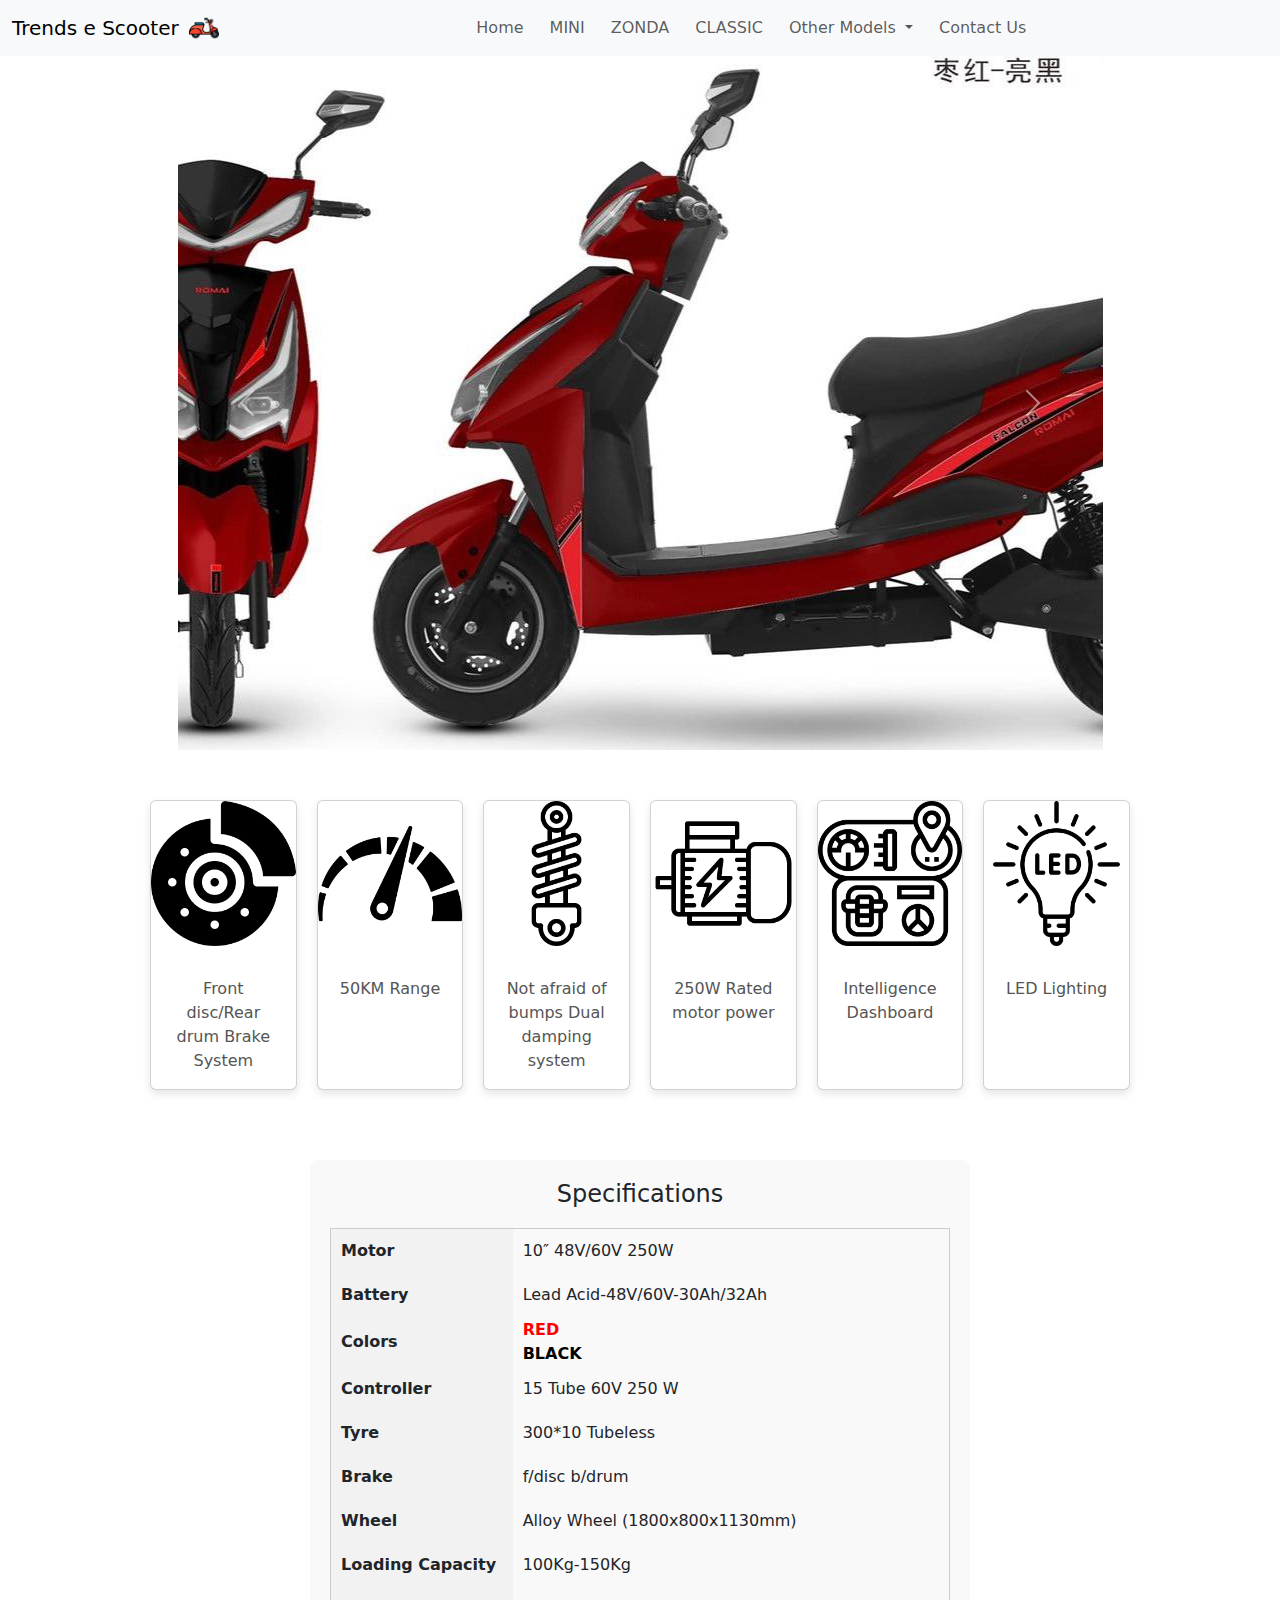
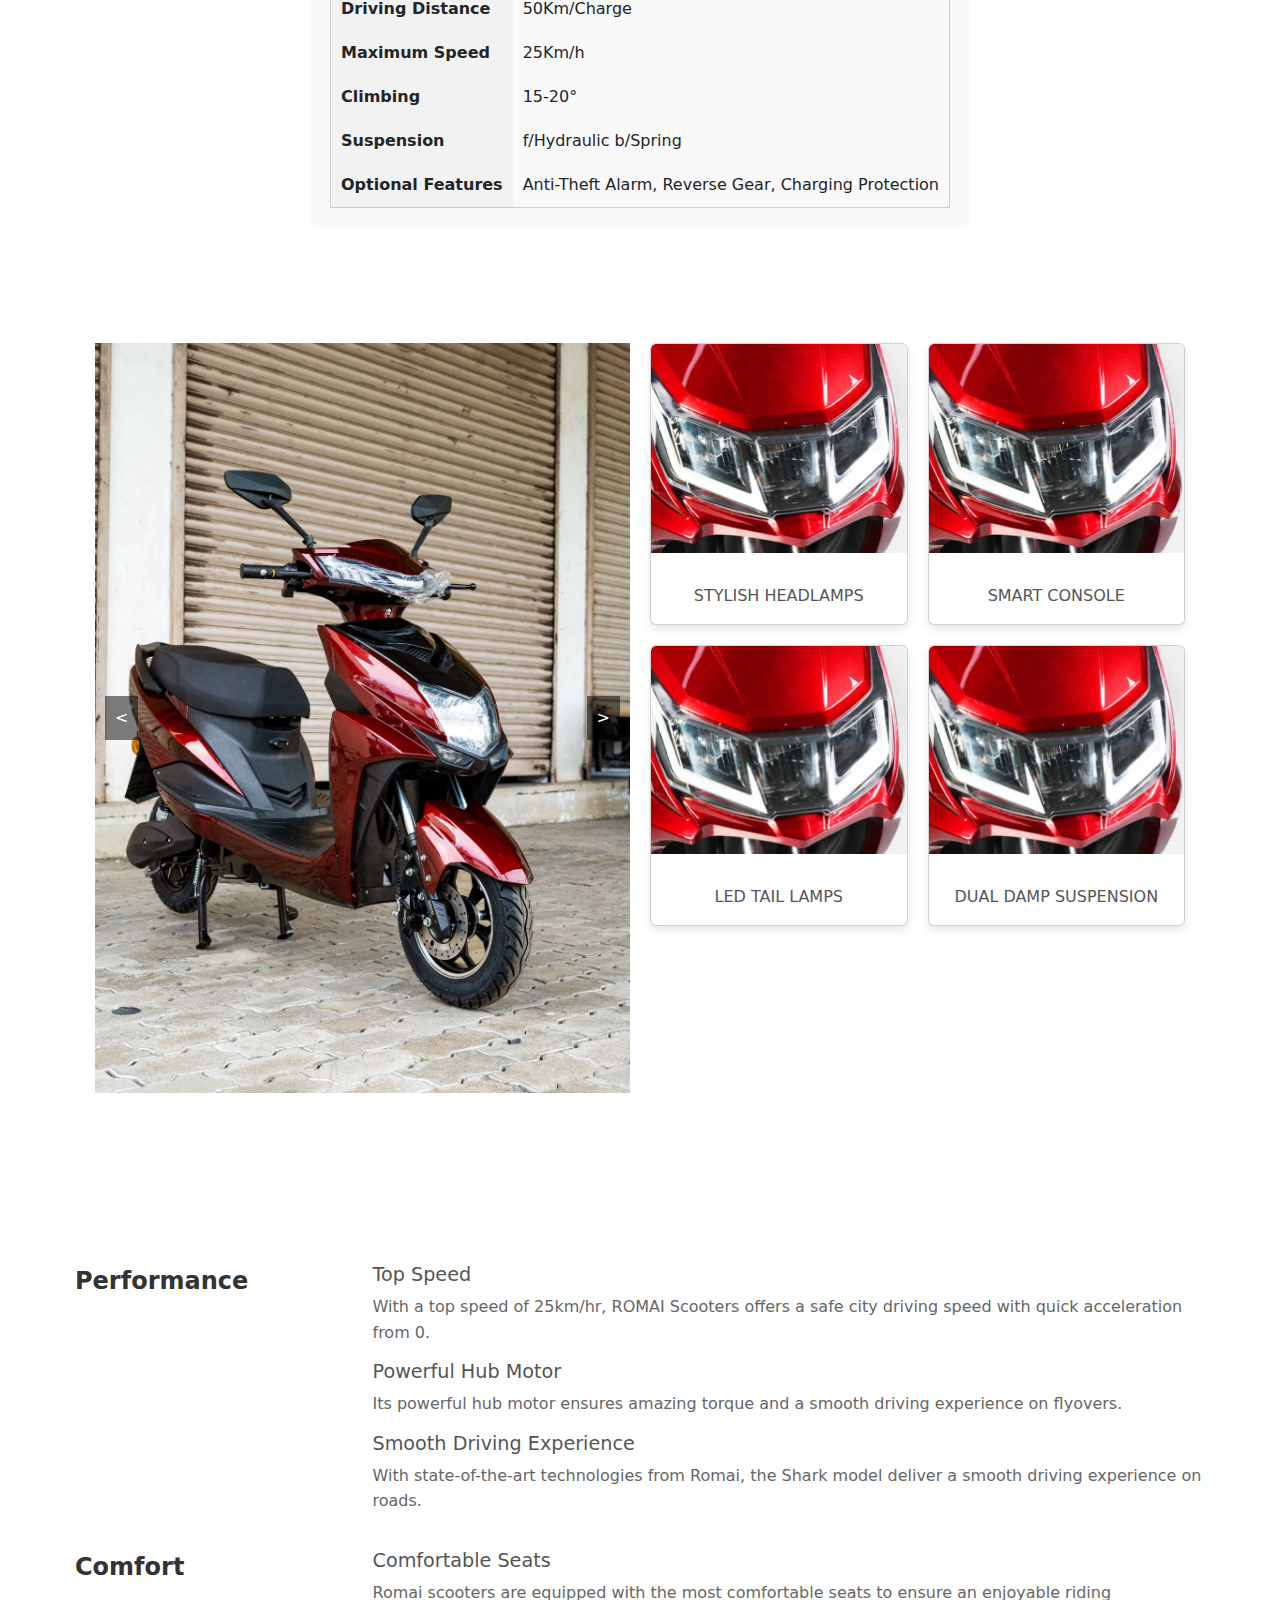
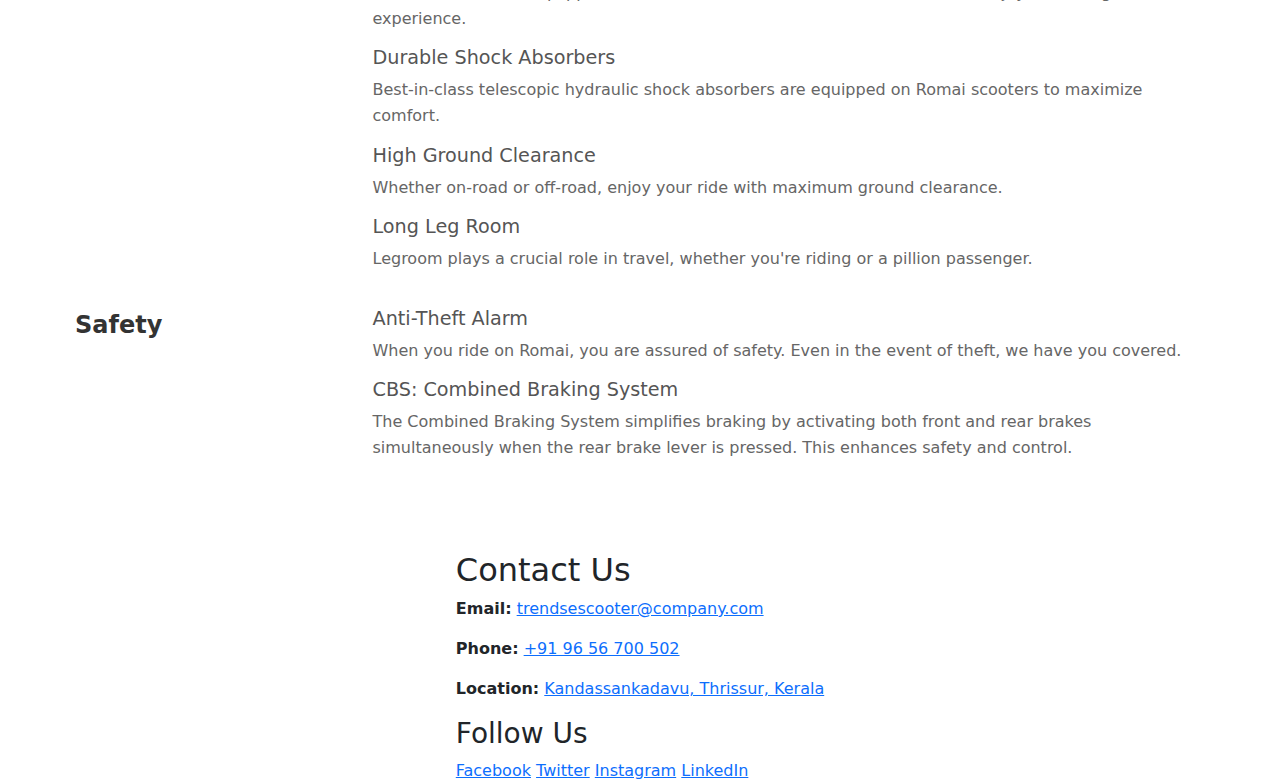
<file: eagle.html>
<!DOCTYPE html>
<html lang="en">
    <head>
        <meta charset="UTF-8">
        <meta name="viewport" content="width=device-width, initial-scale=1.0">
        <title>Trends e Scooter</title>
        <link rel="icon" href="motorcycle.png" type="image/x-icon">
        <link rel="stylesheet" href="styles.css">
        <link href="https://cdn.jsdelivr.net/npm/bootstrap@5.3.3/dist/css/bootstrap.min.css" rel="stylesheet" integrity="sha384-QWTKZyjpPEjISv5WaRU9OFeRpok6YctnYmDr5pNlyT2bRjXh0JMhjY6hW+ALEwIH" crossorigin="anonymous">
    </head>
    <body>
        <nav class="navbar navbar-expand-lg bg-body-tertiary">
            <div class="container-fluid">
                <a class="navbar-brand d-flex align-items-center" href="#">
                    Trends e Scooter
                    <img src="motorcycle.png" alt="Logo" style="height: 30px; margin-left: 10px;">
                </a>
                <button class="navbar-toggler" type="button" data-bs-toggle="collapse" data-bs-target="#navbarSupportedContent" aria-controls="navbarSupportedContent" aria-expanded="false" aria-label="Toggle navigation">
                    <span class="navbar-toggler-icon"></span>
                </button>
                <div class="collapse navbar-collapse" id="navbarSupportedContent">
                    <ul class="navbar-nav mx-auto justify-content-center justify-content-lg-start">
                        <li class="nav-item">
                            <a class="nav-link" href="home.html">Home</a>
                        </li>
                        <li class="nav-item">
                            <a class="nav-link" href="mini.html">MINI</a>
                        </li>
                        <li class="nav-item">
                            <a class="nav-link" href="zonda.html">ZONDA</a>
                        </li>
                        <li class="nav-item">
                            <a class="nav-link" href="classic.html">CLASSIC</a>
                        </li>
                        <li class="nav-item dropdown">
                            <a class="nav-link dropdown-toggle" href="#" id="navbarDropdown" role="button" data-bs-toggle="dropdown" aria-expanded="false">
                                Other Models
                            </a>
                            <ul class="dropdown-menu" aria-labelledby="navbarDropdown">
                                <li><a class="dropdown-item" href="falcon.html">FALCON</a></li>
                                <li><a class="dropdown-item" href="shark.html">SHARK</a></li>
                                <li><a class="dropdown-item" href="hawk.html">HAWK</a></li>
                                <li><a class="dropdown-item" href="champion.html">CHAMPION</a></li>
                            </ul>
                        </li>
                        <li class="nav-item">
                          <a class="nav-link" href="#contacts">Contact Us</a>
                      </li>
                    </ul>
                </div>
            </div>
        </nav>
        

        <div id="carouselExampleInterval" class="carousel slide" data-bs-ride="carousel">
            <div class="carousel-inner">
            <div class="carousel-item active" data-bs-interval="10000">
                <img src="dummy.jpg" class="d-block w-100" alt="...">
            </div>
            <div class="carousel-item" data-bs-interval="2000">
                <img src="dummy2.jpg" class="d-block w-100" alt="...">
            </div>
            <div class="carousel-item">
                <img src="dummy.jpg" class="d-block w-100" alt="...">
            </div>
            <div class="carousel-item">
                <img src="dummy2.jpg" class="d-block w-100" alt="...">
            </div>
            <div class="carousel-item">
                <img src="dummy.jpg" class="d-block w-100" alt="...">
            </div>
            </div>
            <button class="carousel-control-prev" type="button" data-bs-target="#carouselExampleInterval" data-bs-slide="prev">
            <span class="carousel-control-prev-icon" aria-hidden="true"></span>
            <span class="visually-hidden">Previous</span>
            </button>
            <button class="carousel-control-next" type="button" data-bs-target="#carouselExampleInterval" data-bs-slide="next">
            <span class="carousel-control-next-icon" aria-hidden="true"></span>
            <span class="visually-hidden">Next</span>
            </button>
        </div>


        <section id="features" class="card-grid">
            <div class="card">
                <img src="brake.png" class="card-img-top" alt="...">
                <div class="card-body">
                    <p class="card-text">Front disc/Rear drum Brake System</p>
                </div>
            </div>
            <div class="card">
                <img src="speedometer.png" class="card-img-top" alt="...">
                <div class="card-body">
                    <p class="card-text">50KM Range</p>
                </div>
            </div>
            <div class="card">
                <img src="sock absorber.png" class="card-img-top" alt="...">
                <div class="card-body">
                    <p class="card-text">Not afraid of bumps Dual damping system</p>
                </div>
            </div>
            <div class="card">
                <img src="engine.png" class="card-img-top" alt="...">
                <div class="card-body">
                    <p class="card-text">250W Rated motor power</p>
                </div>
            </div>
            <div class="card">
                <img src="dashboard.png" class="card-img-top" alt="...">
                <div class="card-body">
                    <p class="card-text">Intelligence Dashboard</p>
                </div>
            </div>
            <div class="card">
                <img src="led-light.png" class="card-img-top" alt="...">
                <div class="card-body">
                    <p class="card-text">LED Lighting</p>
                </div>
            </div>
        </section>
        

        
        <section id="specifications">
            <h2>Specifications</h2>
            <table>
                <tr>
                    <td>Motor</td>
                    <td>10″ 48V/60V 250W</td>
                </tr>
                <tr>
                    <td>Battery</td>
                    <td>Lead Acid-48V/60V-30Ah/32Ah </td>
                </tr>
                <tr>
                    <td>Colors</td>
                    <th style="padding-left: 10px;">
                        <span style="color: red;">RED </span><br>
                        <span style="color: black;">BLACK</span><br>
                    </th>
                </tr>
                
                <tr>
                    <td>Controller</td>
                    <td>15 Tube 60V 250 W</td>
                </tr>
                <tr>
                    <td>Tyre</td>
                    <td>300*10 Tubeless</td>
                </tr>
                <tr>
                    <td>Brake</td>
                    <td>f/disc b/drum</td>
                </tr>
                <tr>
                    <td>Wheel</td>
                    <td>Alloy Wheel (1800x800x1130mm)</td>
                </tr>
                <tr>
                    <td>Loading Capacity</td>
                    <td>100Kg-150Kg</td>
                </tr>
                <tr>
                    <td>Driving Distance</td>
                    <td>50Km/Charge</td>
                </tr>
                <tr>
                    <td>Maximum Speed</td>
                    <td>25Km/h</td>
                </tr>
                <tr>
                    <td>Climbing</td>
                    <td>15-20°</td>
                </tr>
                <tr>
                    <td>Suspension</td>
                    <td>f/Hydraulic b/Spring</td>
                </tr>
                <tr>
                    <td>Optional Features</td>
                    <td>Anti-Theft Alarm, Reverse Gear, Charging Protection</td>
                </tr>
            </table>
        </section>
    


        <section id="carousel-card-section">
            <div class="grid-container">
                <div class="carousel">
                    <div class="carousel-slides">
                        <div class="carousel-slide">
                            <img src="eagle48 1.jpg" alt="Image 1">
                        </div>
                        <div class="carousel-slide">
                            <img src="eagle60 2.jpg" alt="Image 2">
                        </div>
                        <div class="carousel-slide">
                            <img src="d1.png" alt="Image 3">
                        </div>
                    </div>
                    <button class="carousel-prev">&lt;</button>
                    <button class="carousel-next">&gt;</button>
                </div>    
                <div class="card-section">
                    <div class="card">
                        <img src="Shark-head.jpg" class="card-img-top" alt="...">
                        <div class="card-body">
                            <p class="card-text">STYLISH HEADLAMPS</p>
                        </div>
                    </div>
                    <div class="card">
                        <img src="Shark-head.jpg" class="card-img-top" alt="...">
                        <div class="card-body">
                            <p class="card-text">SMART CONSOLE</p>
                        </div>
                    </div>
                    <div class="card">
                        <img src="Shark-head.jpg" class="card-img-top" alt="...">
                        <div class="card-body">
                            <p class="card-text">LED TAIL LAMPS</p>
                        </div>
                    </div>
                    <div class="card">
                        <img src="Shark-head.jpg" class="card-img-top" alt="...">
                        <div class="card-body">
                            <p class="card-text">DUAL DAMP SUSPENSION</p>
                        </div>
                    </div>
                </div>
            </div>
        </section>


        <section id="features-section">
            <div class="feature-grid">
                <div class="feature-heading">Performance</div>
                <div class="feature-content">
                    <h3>Top Speed</h3>
                    <p>With a top speed of 25km/hr, ROMAI Scooters offers a safe city driving speed with quick acceleration from 0.</p>
                    <h3>Powerful Hub Motor</h3>
                    <p>Its powerful hub motor ensures amazing torque and a smooth driving experience on flyovers.</p>
                    <h3>Smooth Driving Experience</h3>
                    <p>With state-of-the-art technologies from Romai, the Shark model deliver a smooth driving experience on roads.</p>
                </div>
                <div class="feature-heading">Comfort</div>
                <div class="feature-content">
                    <h3>Comfortable Seats</h3>
                    <p>Romai scooters are equipped with the most comfortable seats to ensure an enjoyable riding experience.</p>
                    <h3>Durable Shock Absorbers</h3>
                    <p>Best-in-class telescopic hydraulic shock absorbers are equipped on Romai scooters to maximize comfort.</p>
                    <h3>High Ground Clearance</h3>
                    <p>Whether on-road or off-road, enjoy your ride with maximum ground clearance.</p>
                    <h3>Long Leg Room</h3>
                    <p>Legroom plays a crucial role in travel, whether you're riding or a pillion passenger.</p>
                </div>
                <div class="feature-heading">Safety</div>
                <div class="feature-content">
                    <h3>Anti-Theft Alarm</h3>
                    <p>When you ride on Romai, you are assured of safety. Even in the event of theft, we have you covered.</p>
                    <h3>CBS: Combined Braking System</h3>
                    <p>The Combined Braking System simplifies braking by activating both front and rear brakes simultaneously when the rear brake lever is pressed. This enhances safety and control.</p>
                </div>
            </div>
        </section>


        <section class="contact-section" id="contacts">
            <h2>Contact Us</h2>
            <div class="contact-details">
                <p><strong>Email:</strong> <a href="mailto:contact@company.com">trendsescooter@company.com</a></p>
                <p><strong>Phone:</strong> <a href="tel:+1234567890">+91 96 56 700 502</a></p>
                <p><strong>Location:</strong> <a href="https://maps.app.goo.gl/YvPi37UQZVVJf3yf8" target="_blank">Kandassankadavu, Thrissur, Kerala</a></p>
            </div>
            <div class="social-media">
                <h3>Follow Us</h3>
                <a href="https://www.facebook.com/yourprofile" target="_blank">Facebook</a>
                <a href="https://www.twitter.com/yourprofile" target="_blank">Twitter</a>
                <a href="https://www.instagram.com/yourprofile" target="_blank">Instagram</a>
                <a href="https://www.linkedin.com/yourprofile" target="_blank">LinkedIn</a>
            </div>
        </section>

        <script>
            document.addEventListener('DOMContentLoaded', () => {
                const slides = document.querySelector('.carousel-slides');
                const prevBtn = document.querySelector('.carousel-prev');
                const nextBtn = document.querySelector('.carousel-next');
                let index = 0;
                
                function showSlide(n) {
                    const totalSlides = document.querySelectorAll('.carousel-slide').length;
                    index = (n + totalSlides) % totalSlides;
                    slides.style.transform = `translateX(-${index * 100}%)`;
                }
                
                nextBtn.addEventListener('click', () => {
                    showSlide(index + 1);
                });
                
                prevBtn.addEventListener('click', () => {
                    showSlide(index - 1);
                });
                
                // Initialize the first slide
                showSlide(index);
            });
        </script>
        <script src="script.js"></script>
        <script src="https://cdn.jsdelivr.net/npm/bootstrap@5.3.3/dist/js/bootstrap.bundle.min.js" integrity="sha384-YvpcrYf0tY3lHB60NNkmXc5s9fDVZLESaAA55NDzOxhy9GkcIdslK1eN7N6jIeHz" crossorigin="anonymous"></script>
    </body>
</html>
</file>
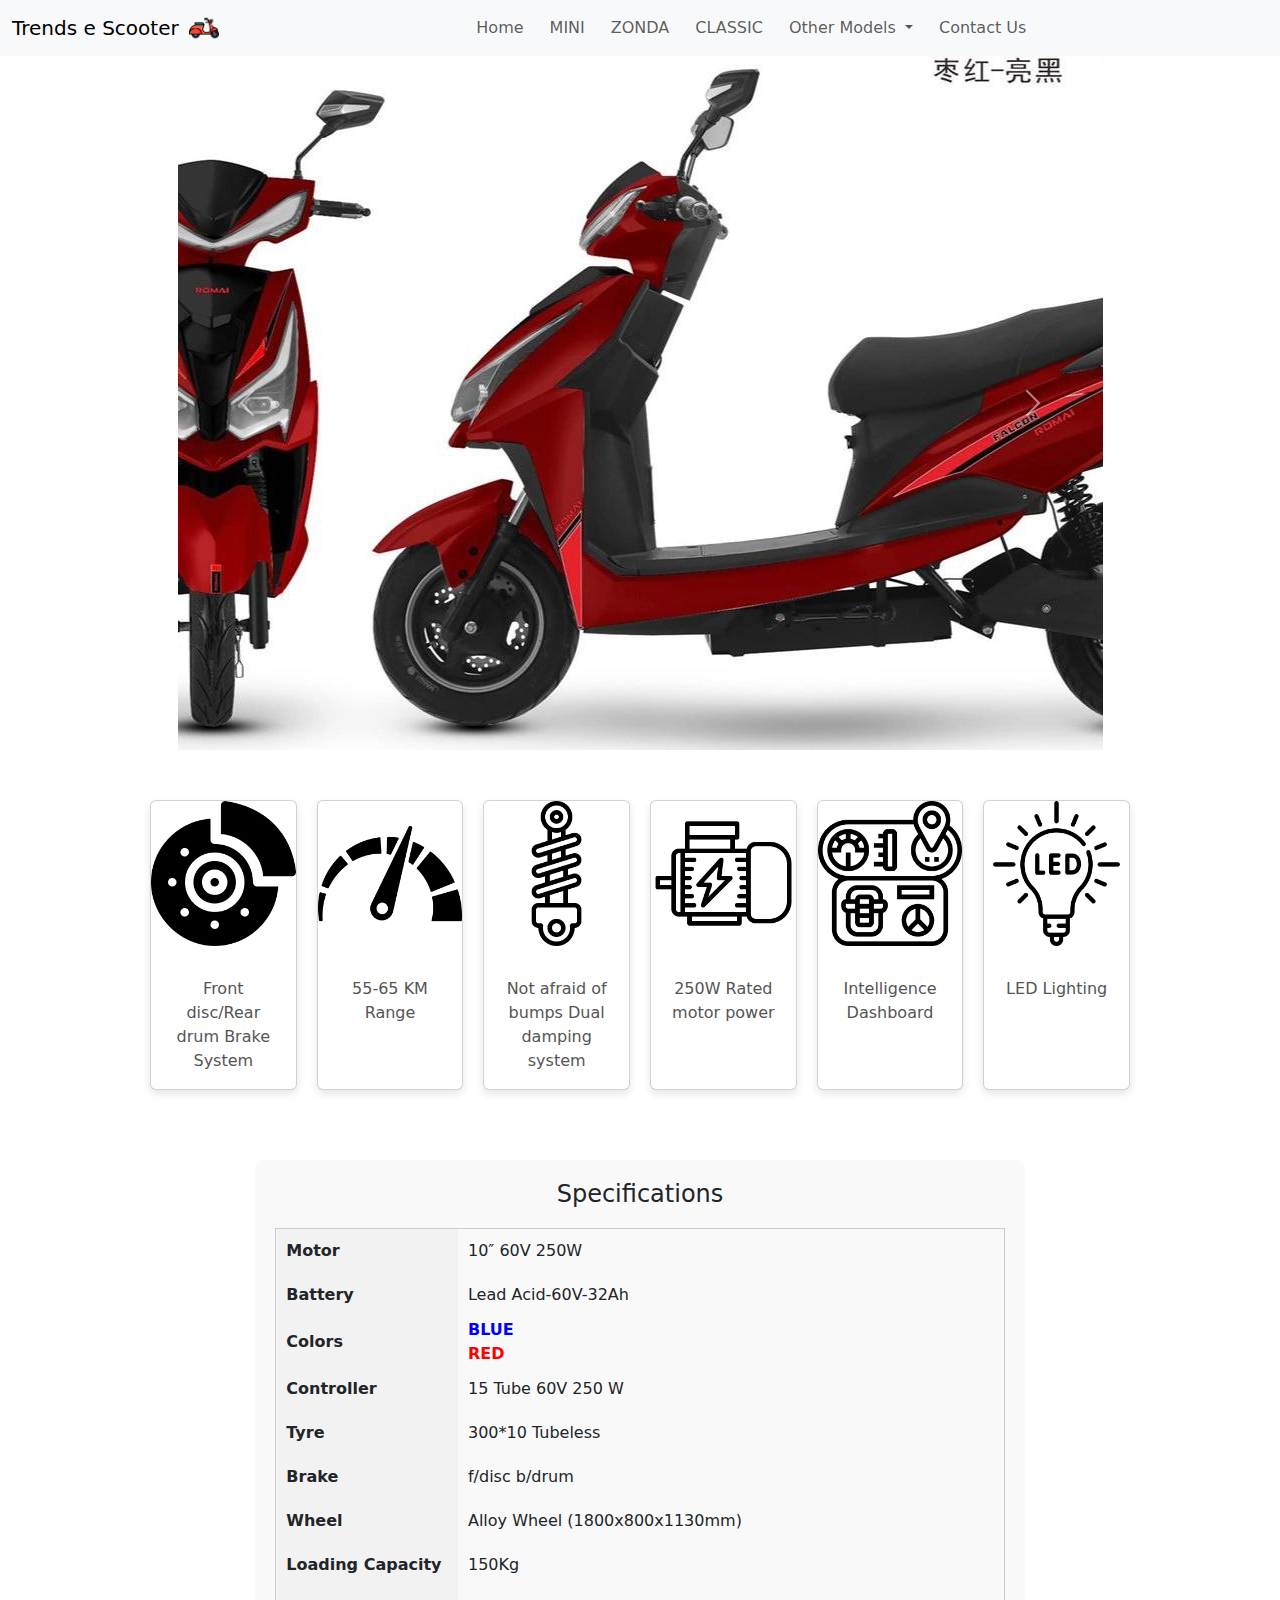
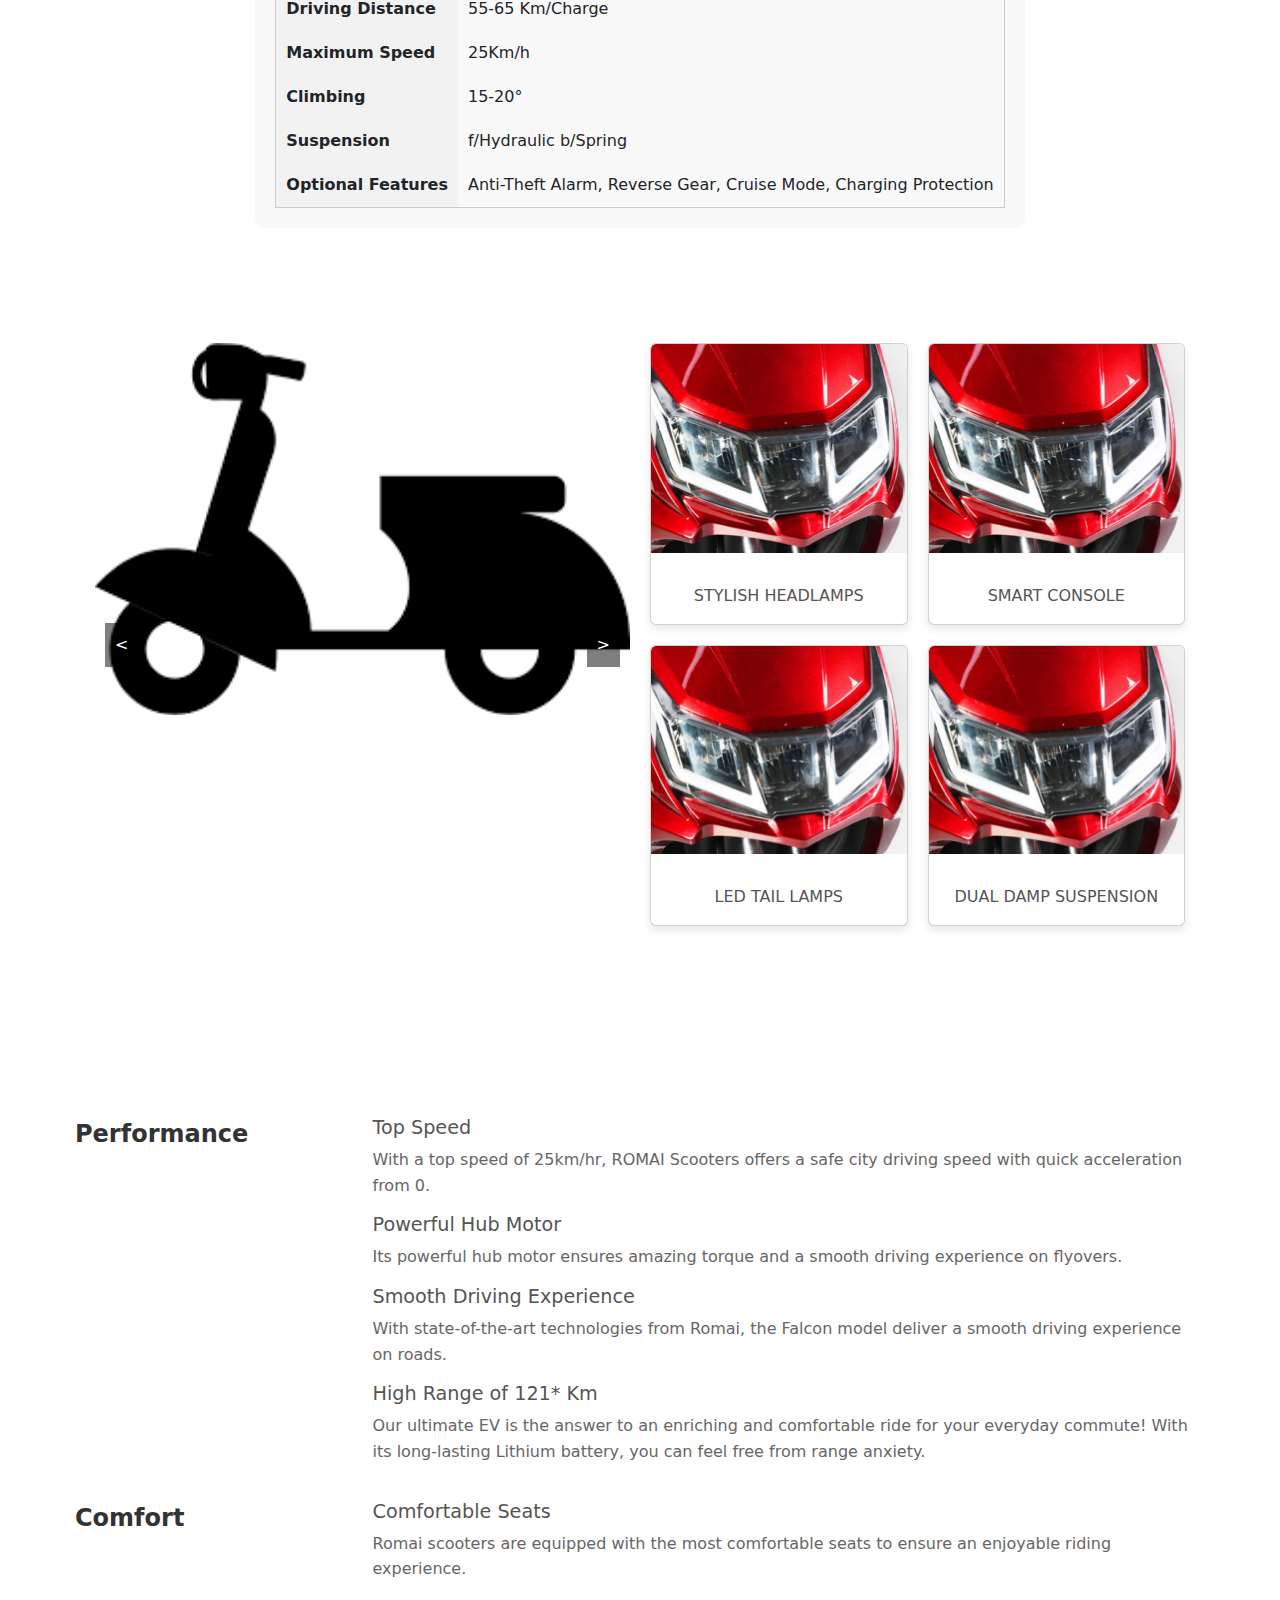
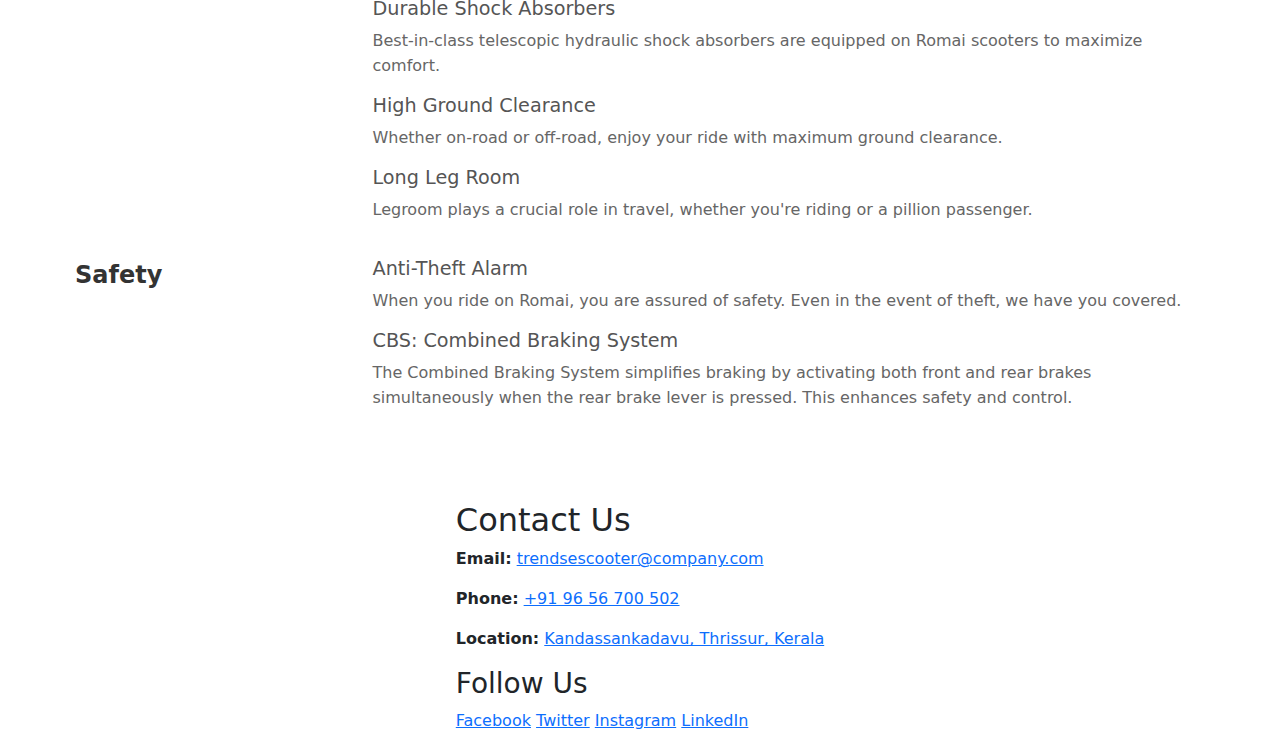
<file: falcon.html>
<!DOCTYPE html>
<html lang="en">
    <head>
        <meta charset="UTF-8">
        <meta name="viewport" content="width=device-width, initial-scale=1.0">
        <title>Trends e Scooter</title>
        <link rel="icon" href="motorcycle.png" type="image/x-icon">
        <link rel="stylesheet" href="styles.css">
        <link href="https://cdn.jsdelivr.net/npm/bootstrap@5.3.3/dist/css/bootstrap.min.css" rel="stylesheet" integrity="sha384-QWTKZyjpPEjISv5WaRU9OFeRpok6YctnYmDr5pNlyT2bRjXh0JMhjY6hW+ALEwIH" crossorigin="anonymous">
    </head>
    <body>
        <nav class="navbar navbar-expand-lg bg-body-tertiary">
            <div class="container-fluid">
                <a class="navbar-brand d-flex align-items-center" href="#">
                    Trends e Scooter
                    <img src="motorcycle.png" alt="Logo" style="height: 30px; margin-left: 10px;">
                </a>
                <button class="navbar-toggler" type="button" data-bs-toggle="collapse" data-bs-target="#navbarSupportedContent" aria-controls="navbarSupportedContent" aria-expanded="false" aria-label="Toggle navigation">
                    <span class="navbar-toggler-icon"></span>
                </button>
                <div class="collapse navbar-collapse" id="navbarSupportedContent">
                    <ul class="navbar-nav mx-auto justify-content-center justify-content-lg-start">
                        <li class="nav-item">
                            <a class="nav-link" href="home.html">Home</a>
                        </li>
                        <li class="nav-item">
                            <a class="nav-link" href="mini.html">MINI</a>
                        </li>
                        <li class="nav-item">
                            <a class="nav-link" href="zonda.html">ZONDA</a>
                        </li>
                        <li class="nav-item">
                            <a class="nav-link" href="classic.html">CLASSIC</a>
                        </li>
                        <li class="nav-item dropdown">
                            <a class="nav-link dropdown-toggle" href="#" id="navbarDropdown" role="button" data-bs-toggle="dropdown" aria-expanded="false">
                                Other Models
                            </a>
                            <ul class="dropdown-menu" aria-labelledby="navbarDropdown">
                                <li><a class="dropdown-item" href="shark.html">SHARK</a></li>
                                <li><a class="dropdown-item" href="hawk.html">HAWK</a></li>
                                <li><a class="dropdown-item" href="champion.html">CHAMPION</a></li>
                                <li><a class="dropdown-item" href="eagle.html">EAGLE</a></li>
                            </ul>
                        </li>
                        <li class="nav-item">
                          <a class="nav-link" href="#contacts">Contact Us</a>
                      </li>
                    </ul>
                </div>
            </div>
        </nav>
        

        <div id="carouselExampleInterval" class="carousel slide" data-bs-ride="carousel">
            <div class="carousel-inner">
            <div class="carousel-item active" data-bs-interval="10000">
                <img src="dummy.jpg" class="d-block w-100" alt="...">
            </div>
            <div class="carousel-item" data-bs-interval="2000">
                <img src="dummy2.jpg" class="d-block w-100" alt="...">
            </div>
            <div class="carousel-item">
                <img src="dummy.jpg" class="d-block w-100" alt="...">
            </div>
            <div class="carousel-item">
                <img src="dummy2.jpg" class="d-block w-100" alt="...">
            </div>
            <div class="carousel-item">
                <img src="dummy.jpg" class="d-block w-100" alt="...">
            </div>
            </div>
            <button class="carousel-control-prev" type="button" data-bs-target="#carouselExampleInterval" data-bs-slide="prev">
            <span class="carousel-control-prev-icon" aria-hidden="true"></span>
            <span class="visually-hidden">Previous</span>
            </button>
            <button class="carousel-control-next" type="button" data-bs-target="#carouselExampleInterval" data-bs-slide="next">
            <span class="carousel-control-next-icon" aria-hidden="true"></span>
            <span class="visually-hidden">Next</span>
            </button>
        </div>


        <section id="features" class="card-grid">
            <div class="card">
                <img src="brake.png" class="card-img-top" alt="...">
                <div class="card-body">
                    <p class="card-text">Front disc/Rear drum Brake System</p>
                </div>
            </div>
            <div class="card">
                <img src="speedometer.png" class="card-img-top" alt="...">
                <div class="card-body">
                    <p class="card-text">55-65 KM Range</p>
                </div>
            </div>
            <div class="card">
                <img src="sock absorber.png" class="card-img-top" alt="...">
                <div class="card-body">
                    <p class="card-text">Not afraid of bumps Dual damping system</p>
                </div>
            </div>
            <div class="card">
                <img src="engine.png" class="card-img-top" alt="...">
                <div class="card-body">
                    <p class="card-text">250W Rated motor power</p>
                </div>
            </div>
            <div class="card">
                <img src="dashboard.png" class="card-img-top" alt="...">
                <div class="card-body">
                    <p class="card-text">Intelligence Dashboard</p>
                </div>
            </div>
            <div class="card">
                <img src="led-light.png" class="card-img-top" alt="...">
                <div class="card-body">
                    <p class="card-text">LED Lighting</p>
                </div>
            </div>
        </section>
        

        
        <section id="specifications">
            <h2>Specifications</h2>
            <table>
                <tr>
                    <td>Motor</td>
                    <td>10″ 60V 250W</td>
                </tr>
                <tr>
                    <td>Battery</td>
                    <td>Lead Acid-60V-32Ah </td>
                </tr>
                <tr>
                    <td>Colors</td>
                    <th style="padding-left: 10px;">
                        <span style="color: blue;">BLUE</span><br>
                        <span style="color: red;">RED</span>
                    </th>
                </tr>
                
                <tr>
                    <td>Controller</td>
                    <td>15 Tube 60V 250 W</td>
                </tr>
                <tr>
                    <td>Tyre</td>
                    <td>300*10 Tubeless</td>
                </tr>
                <tr>
                    <td>Brake</td>
                    <td>f/disc b/drum</td>
                </tr>
                <tr>
                    <td>Wheel</td>
                    <td>Alloy Wheel (1800x800x1130mm)</td>
                </tr>
                <tr>
                    <td>Loading Capacity</td>
                    <td>150Kg</td>
                </tr>
                <tr>
                    <td>Driving Distance</td>
                    <td>55-65 Km/Charge</td>
                </tr>
                <tr>
                    <td>Maximum Speed</td>
                    <td>25Km/h</td>
                </tr>
                <tr>
                    <td>Climbing</td>
                    <td>15-20°</td>
                </tr>
                <tr>
                    <td>Suspension</td>
                    <td>f/Hydraulic b/Spring</td>
                </tr>
                <tr>
                    <td>Optional Features</td>
                    <td>Anti-Theft Alarm, Reverse Gear, Cruise Mode, Charging Protection</td>
                </tr>
            </table>
        </section>
    


        <section id="carousel-card-section">
            <div class="grid-container">
                <div class="carousel">
                    <div class="carousel-slides">
                        <div class="carousel-slide">
                            <img src="d1.png" alt="Image 1">
                        </div>
                        <div class="carousel-slide">
                            <img src="d2.png" alt="Image 2">
                        </div>
                        <div class="carousel-slide">
                            <img src="d3.png" alt="Image 3">
                        </div>
                    </div>
                    <button class="carousel-prev">&lt;</button>
                    <button class="carousel-next">&gt;</button>
                </div>    
                <div class="card-section">
                    <div class="card">
                        <img src="Shark-head.jpg" class="card-img-top" alt="...">
                        <div class="card-body">
                            <p class="card-text">STYLISH HEADLAMPS</p>
                        </div>
                        </div>
                    <div class="card">
                        <img src="Shark-head.jpg" class="card-img-top" alt="...">
                        <div class="card-body">
                            <p class="card-text">SMART CONSOLE</p>
                        </div>
                    </div>
                    <div class="card">
                        <img src="Shark-head.jpg" class="card-img-top" alt="...">
                        <div class="card-body">
                            <p class="card-text">LED TAIL LAMPS</p>
                        </div>
                    </div>
                    <div class="card">
                        <img src="Shark-head.jpg" class="card-img-top" alt="...">
                        <div class="card-body">
                            <p class="card-text">DUAL DAMP SUSPENSION</p>
                        </div>
                    </div>
                    
                </div>
            </div>
        </section>


        <section id="features-section">
            <div class="feature-grid">
                <div class="feature-heading">Performance</div>
                <div class="feature-content">
                    <h3>Top Speed</h3>
                    <p>With a top speed of 25km/hr, ROMAI Scooters offers a safe city driving speed with quick acceleration from 0.</p>
                    <h3>Powerful Hub Motor</h3>
                    <p>Its powerful hub motor ensures amazing torque and a smooth driving experience on flyovers.</p>
                    <h3>Smooth Driving Experience</h3>
                    <p>With state-of-the-art technologies from Romai, the Falcon model deliver a smooth driving experience on roads.</p>
                    <h3>High Range of 121* Km</h3>
                    <p>Our ultimate EV is the answer to an enriching and comfortable ride for your everyday commute! With its long-lasting Lithium battery, you can feel free from range anxiety.</p>
                </div>
                <div class="feature-heading">Comfort</div>
                <div class="feature-content">
                    <h3>Comfortable Seats</h3>
                    <p>Romai scooters are equipped with the most comfortable seats to ensure an enjoyable riding experience.</p>
                    <h3>Durable Shock Absorbers</h3>
                    <p>Best-in-class telescopic hydraulic shock absorbers are equipped on Romai scooters to maximize comfort.</p>
                    <h3>High Ground Clearance</h3>
                    <p>Whether on-road or off-road, enjoy your ride with maximum ground clearance.</p>
                    <h3>Long Leg Room</h3>
                    <p>Legroom plays a crucial role in travel, whether you're riding or a pillion passenger.</p>
                </div>
                <div class="feature-heading">Safety</div>
                <div class="feature-content">
                    <h3>Anti-Theft Alarm</h3>
                    <p>When you ride on Romai, you are assured of safety. Even in the event of theft, we have you covered.</p>
                    <h3>CBS: Combined Braking System</h3>
                    <p>The Combined Braking System simplifies braking by activating both front and rear brakes simultaneously when the rear brake lever is pressed. This enhances safety and control.</p>
                </div>
            </div>
        </section>


        <section class="contact-section" id="contacts">
            <h2>Contact Us</h2>
            <div class="contact-details">
                <p><strong>Email:</strong> <a href="mailto:contact@company.com">trendsescooter@company.com</a></p>
                <p><strong>Phone:</strong> <a href="tel:+1234567890">+91 96 56 700 502</a></p>
                <p><strong>Location:</strong> <a href="https://maps.app.goo.gl/YvPi37UQZVVJf3yf8" target="_blank">Kandassankadavu, Thrissur, Kerala</a></p>
            </div>
            <div class="social-media">
                <h3>Follow Us</h3>
                <a href="https://www.facebook.com/yourprofile" target="_blank">Facebook</a>
                <a href="https://www.twitter.com/yourprofile" target="_blank">Twitter</a>
                <a href="https://www.instagram.com/yourprofile" target="_blank">Instagram</a>
                <a href="https://www.linkedin.com/yourprofile" target="_blank">LinkedIn</a>
            </div>
        </section>

        <script>
            document.addEventListener('DOMContentLoaded', () => {
                const slides = document.querySelector('.carousel-slides');
                const prevBtn = document.querySelector('.carousel-prev');
                const nextBtn = document.querySelector('.carousel-next');
                let index = 0;
                
                function showSlide(n) {
                    const totalSlides = document.querySelectorAll('.carousel-slide').length;
                    index = (n + totalSlides) % totalSlides;
                    slides.style.transform = `translateX(-${index * 100}%)`;
                }
                
                nextBtn.addEventListener('click', () => {
                    showSlide(index + 1);
                });
                
                prevBtn.addEventListener('click', () => {
                    showSlide(index - 1);
                });
                
                // Initialize the first slide
                showSlide(index);
            });
        </script>
        <script src="script.js"></script>
        <script src="https://cdn.jsdelivr.net/npm/bootstrap@5.3.3/dist/js/bootstrap.bundle.min.js" integrity="sha384-YvpcrYf0tY3lHB60NNkmXc5s9fDVZLESaAA55NDzOxhy9GkcIdslK1eN7N6jIeHz" crossorigin="anonymous"></script>
    </body>
</html>
</file>
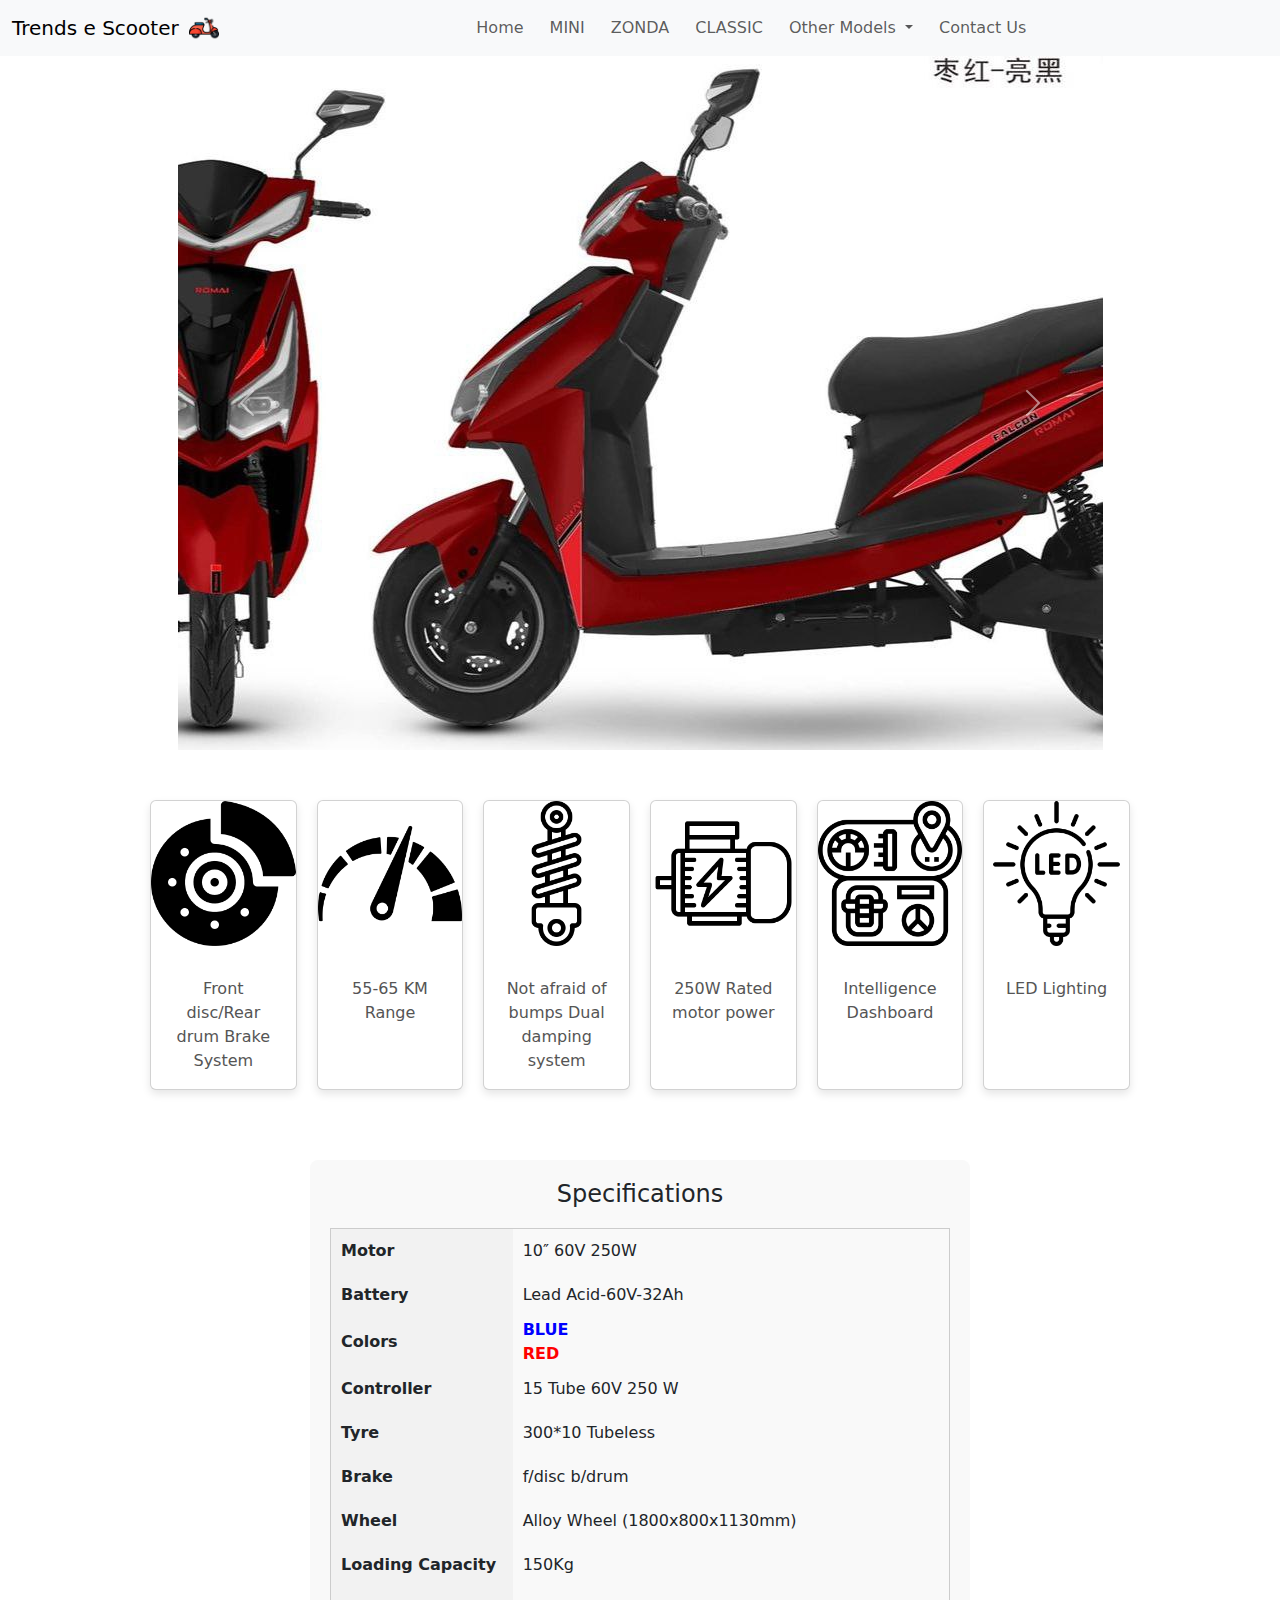
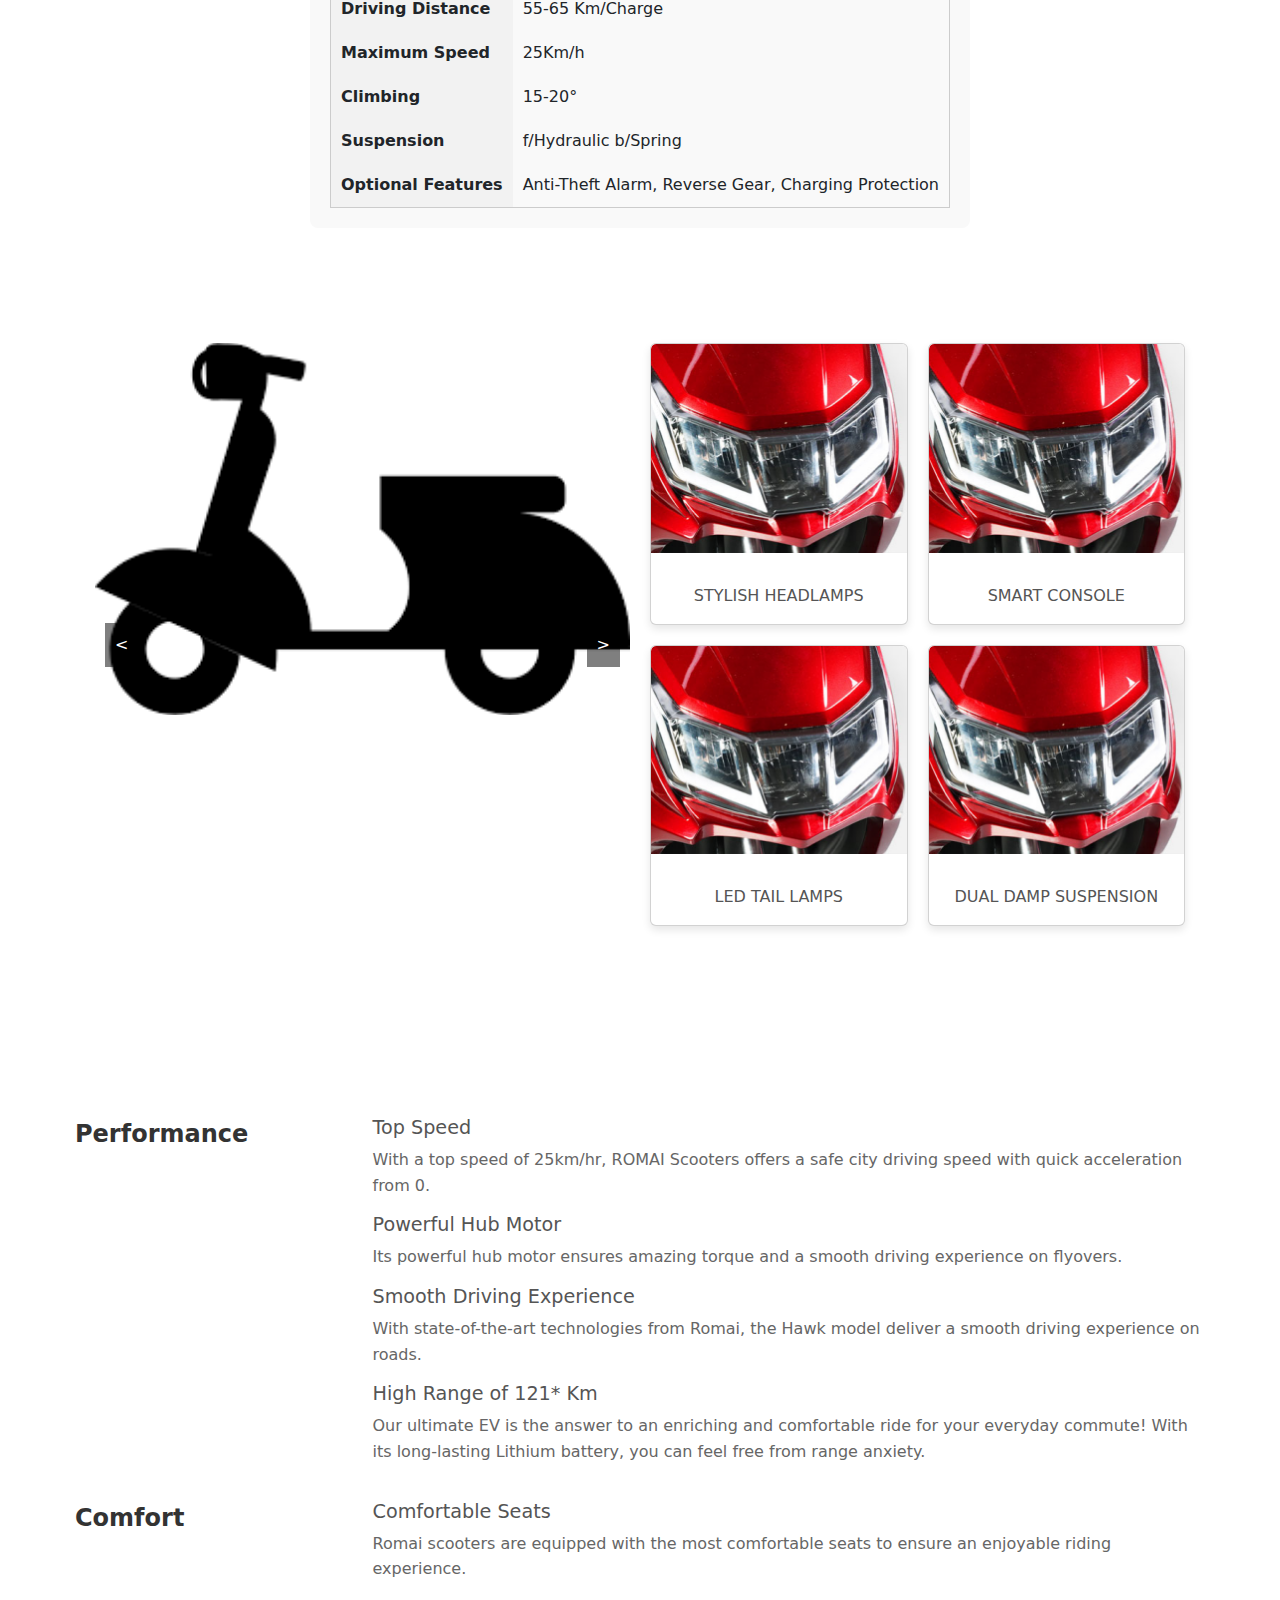
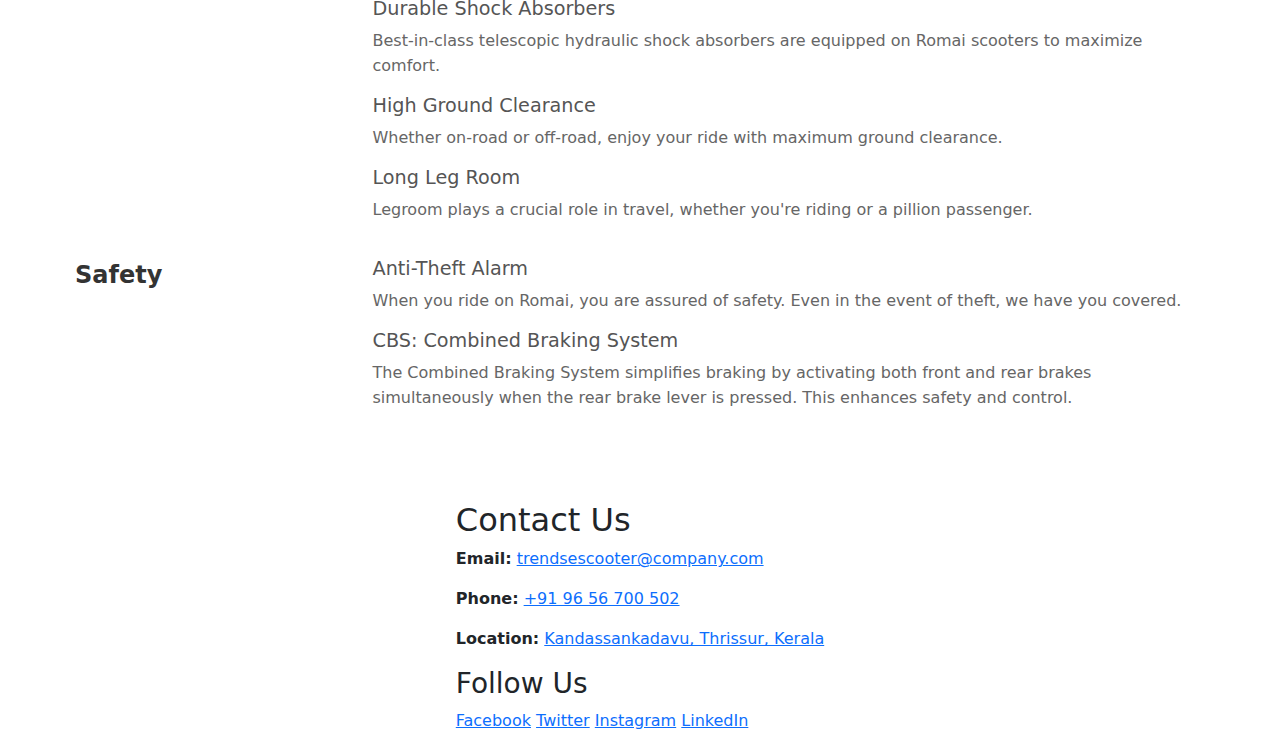
<file: hawk.html>
<!DOCTYPE html>
<html lang="en">
    <head>
        <meta charset="UTF-8">
        <meta name="viewport" content="width=device-width, initial-scale=1.0">
        <title>Trends e Scooter</title>
        <link rel="icon" href="motorcycle.png" type="image/x-icon">
        <link rel="stylesheet" href="styles.css">
        <link href="https://cdn.jsdelivr.net/npm/bootstrap@5.3.3/dist/css/bootstrap.min.css" rel="stylesheet" integrity="sha384-QWTKZyjpPEjISv5WaRU9OFeRpok6YctnYmDr5pNlyT2bRjXh0JMhjY6hW+ALEwIH" crossorigin="anonymous">
    </head>
    <body>
        <nav class="navbar navbar-expand-lg bg-body-tertiary">
            <div class="container-fluid">
                <a class="navbar-brand d-flex align-items-center" href="#">
                    Trends e Scooter
                    <img src="motorcycle.png" alt="Logo" style="height: 30px; margin-left: 10px;">
                </a>
                <button class="navbar-toggler" type="button" data-bs-toggle="collapse" data-bs-target="#navbarSupportedContent" aria-controls="navbarSupportedContent" aria-expanded="false" aria-label="Toggle navigation">
                    <span class="navbar-toggler-icon"></span>
                </button>
                <div class="collapse navbar-collapse" id="navbarSupportedContent">
                    <ul class="navbar-nav mx-auto justify-content-center justify-content-lg-start">
                        <li class="nav-item">
                            <a class="nav-link" href="home.html">Home</a>
                        </li>
                        <li class="nav-item">
                            <a class="nav-link" href="mini.html">MINI</a>
                        </li>
                        <li class="nav-item">
                            <a class="nav-link" href="zonda.html">ZONDA</a>
                        </li>
                        <li class="nav-item">
                            <a class="nav-link" href="classic.html">CLASSIC</a>
                        </li>
                        <li class="nav-item dropdown">
                            <a class="nav-link dropdown-toggle" href="#" id="navbarDropdown" role="button" data-bs-toggle="dropdown" aria-expanded="false">
                                Other Models
                            </a>
                            <ul class="dropdown-menu" aria-labelledby="navbarDropdown">
                                <li><a class="dropdown-item" href="falcon.html">FALCON</a></li>
                                <li><a class="dropdown-item" href="shark.html">SHARK</a></li>
                                <li><a class="dropdown-item" href="champion.html">CHAMPION</a></li>
                                <li><a class="dropdown-item" href="eagle.html">EAGLE</a></li>
                            </ul>
                        </li>
                        <li class="nav-item">
                          <a class="nav-link" href="#contacts">Contact Us</a>
                      </li>
                    </ul>
                </div>
            </div>
        </nav>
        

        <div id="carouselExampleInterval" class="carousel slide" data-bs-ride="carousel">
            <div class="carousel-inner">
            <div class="carousel-item active" data-bs-interval="10000">
                <img src="dummy.jpg" class="d-block w-100" alt="...">
            </div>
            <div class="carousel-item" data-bs-interval="2000">
                <img src="dummy2.jpg" class="d-block w-100" alt="...">
            </div>
            <div class="carousel-item">
                <img src="dummy.jpg" class="d-block w-100" alt="...">
            </div>
            <div class="carousel-item">
                <img src="dummy2.jpg" class="d-block w-100" alt="...">
            </div>
            <div class="carousel-item">
                <img src="dummy.jpg" class="d-block w-100" alt="...">
            </div>
            </div>
            <button class="carousel-control-prev" type="button" data-bs-target="#carouselExampleInterval" data-bs-slide="prev">
            <span class="carousel-control-prev-icon" aria-hidden="true"></span>
            <span class="visually-hidden">Previous</span>
            </button>
            <button class="carousel-control-next" type="button" data-bs-target="#carouselExampleInterval" data-bs-slide="next">
            <span class="carousel-control-next-icon" aria-hidden="true"></span>
            <span class="visually-hidden">Next</span>
            </button>
        </div>


        <section id="features" class="card-grid">
            <div class="card">
                <img src="brake.png" class="card-img-top" alt="...">
                <div class="card-body">
                    <p class="card-text">Front disc/Rear drum Brake System</p>
                </div>
            </div>
            <div class="card">
                <img src="speedometer.png" class="card-img-top" alt="...">
                <div class="card-body">
                    <p class="card-text">55-65 KM Range</p>
                </div>
            </div>
            <div class="card">
                <img src="sock absorber.png" class="card-img-top" alt="...">
                <div class="card-body">
                    <p class="card-text">Not afraid of bumps Dual damping system</p>
                </div>
            </div>
            <div class="card">
                <img src="engine.png" class="card-img-top" alt="...">
                <div class="card-body">
                    <p class="card-text">250W Rated motor power</p>
                </div>
            </div>
            <div class="card">
                <img src="dashboard.png" class="card-img-top" alt="...">
                <div class="card-body">
                    <p class="card-text">Intelligence Dashboard</p>
                </div>
            </div>
            <div class="card">
                <img src="led-light.png" class="card-img-top" alt="...">
                <div class="card-body">
                    <p class="card-text">LED Lighting</p>
                </div>
            </div>
        </section>
        

        
        <section id="specifications">
            <h2>Specifications</h2>
            <table>
                <tr>
                    <td>Motor</td>
                    <td>10″ 60V 250W</td>
                </tr>
                <tr>
                    <td>Battery</td>
                    <td>Lead Acid-60V-32Ah </td>
                </tr>
                <tr>
                    <td>Colors</td>
                    <th style="padding-left: 10px;">
                        <span style="color: blue;">BLUE</span><br>
                        <span style="color: red;">RED</span>
                    </th>
                </tr>
                
                <tr>
                    <td>Controller</td>
                    <td>15 Tube 60V 250 W</td>
                </tr>
                <tr>
                    <td>Tyre</td>
                    <td>300*10 Tubeless</td>
                </tr>
                <tr>
                    <td>Brake</td>
                    <td>f/disc b/drum</td>
                </tr>
                <tr>
                    <td>Wheel</td>
                    <td>Alloy Wheel (1800x800x1130mm)</td>
                </tr>
                <tr>
                    <td>Loading Capacity</td>
                    <td>150Kg</td>
                </tr>
                <tr>
                    <td>Driving Distance</td>
                    <td>55-65 Km/Charge</td>
                </tr>
                <tr>
                    <td>Maximum Speed</td>
                    <td>25Km/h</td>
                </tr>
                <tr>
                    <td>Climbing</td>
                    <td>15-20°</td>
                </tr>
                <tr>
                    <td>Suspension</td>
                    <td>f/Hydraulic b/Spring</td>
                </tr>
                <tr>
                    <td>Optional Features</td>
                    <td>Anti-Theft Alarm, Reverse Gear, Charging Protection</td>
                </tr>
            </table>
        </section>
    


        <section id="carousel-card-section">
            <div class="grid-container">
                <div class="carousel">
                    <div class="carousel-slides">
                        <div class="carousel-slide">
                            <img src="d1.png" alt="Image 1">
                        </div>
                        <div class="carousel-slide">
                            <img src="d2.png" alt="Image 2">
                        </div>
                        <div class="carousel-slide">
                            <img src="d3.png" alt="Image 3">
                        </div>
                    </div>
                    <button class="carousel-prev">&lt;</button>
                    <button class="carousel-next">&gt;</button>
                </div>    
                <div class="card-section">
                    <div class="card">
                        <img src="Shark-head.jpg" class="card-img-top" alt="...">
                        <div class="card-body">
                            <p class="card-text">STYLISH HEADLAMPS</p>
                        </div>
                    </div>
                    <div class="card">
                        <img src="Shark-head.jpg" class="card-img-top" alt="...">
                        <div class="card-body">
                            <p class="card-text">SMART CONSOLE</p>
                        </div>
                    </div>
                    <div class="card">
                        <img src="Shark-head.jpg" class="card-img-top" alt="...">
                        <div class="card-body">
                            <p class="card-text">LED TAIL LAMPS</p>
                        </div>
                    </div>
                    <div class="card">
                        <img src="Shark-head.jpg" class="card-img-top" alt="...">
                        <div class="card-body">
                            <p class="card-text">DUAL DAMP SUSPENSION</p>
                        </div>
                    </div>
                    
                </div>
            </div>
        </section>


        <section id="features-section">
            <div class="feature-grid">
                <div class="feature-heading">Performance</div>
                <div class="feature-content">
                    <h3>Top Speed</h3>
                    <p>With a top speed of 25km/hr, ROMAI Scooters offers a safe city driving speed with quick acceleration from 0.</p>
                    <h3>Powerful Hub Motor</h3>
                    <p>Its powerful hub motor ensures amazing torque and a smooth driving experience on flyovers.</p>
                    <h3>Smooth Driving Experience</h3>
                    <p>With state-of-the-art technologies from Romai, the Hawk model deliver a smooth driving experience on roads.</p>
                    <h3>High Range of 121* Km</h3>
                    <p>Our ultimate EV is the answer to an enriching and comfortable ride for your everyday commute! With its long-lasting Lithium battery, you can feel free from range anxiety.</p>
                </div>
                <div class="feature-heading">Comfort</div>
                <div class="feature-content">
                    <h3>Comfortable Seats</h3>
                    <p>Romai scooters are equipped with the most comfortable seats to ensure an enjoyable riding experience.</p>
                    <h3>Durable Shock Absorbers</h3>
                    <p>Best-in-class telescopic hydraulic shock absorbers are equipped on Romai scooters to maximize comfort.</p>
                    <h3>High Ground Clearance</h3>
                    <p>Whether on-road or off-road, enjoy your ride with maximum ground clearance.</p>
                    <h3>Long Leg Room</h3>
                    <p>Legroom plays a crucial role in travel, whether you're riding or a pillion passenger.</p>
                </div>
                <div class="feature-heading">Safety</div>
                <div class="feature-content">
                    <h3>Anti-Theft Alarm</h3>
                    <p>When you ride on Romai, you are assured of safety. Even in the event of theft, we have you covered.</p>
                    <h3>CBS: Combined Braking System</h3>
                    <p>The Combined Braking System simplifies braking by activating both front and rear brakes simultaneously when the rear brake lever is pressed. This enhances safety and control.</p>
                </div>
            </div>
        </section>


        <section class="contact-section" id="contacts">
            <h2>Contact Us</h2>
            <div class="contact-details">
                <p><strong>Email:</strong> <a href="mailto:contact@company.com">trendsescooter@company.com</a></p>
                <p><strong>Phone:</strong> <a href="tel:+1234567890">+91 96 56 700 502</a></p>
                <p><strong>Location:</strong> <a href="https://maps.app.goo.gl/YvPi37UQZVVJf3yf8" target="_blank">Kandassankadavu, Thrissur, Kerala</a></p>
            </div>
            <div class="social-media">
                <h3>Follow Us</h3>
                <a href="https://www.facebook.com/yourprofile" target="_blank">Facebook</a>
                <a href="https://www.twitter.com/yourprofile" target="_blank">Twitter</a>
                <a href="https://www.instagram.com/yourprofile" target="_blank">Instagram</a>
                <a href="https://www.linkedin.com/yourprofile" target="_blank">LinkedIn</a>
            </div>
        </section>

        <script>
            document.addEventListener('DOMContentLoaded', () => {
                const slides = document.querySelector('.carousel-slides');
                const prevBtn = document.querySelector('.carousel-prev');
                const nextBtn = document.querySelector('.carousel-next');
                let index = 0;
                
                function showSlide(n) {
                    const totalSlides = document.querySelectorAll('.carousel-slide').length;
                    index = (n + totalSlides) % totalSlides;
                    slides.style.transform = `translateX(-${index * 100}%)`;
                }
                
                nextBtn.addEventListener('click', () => {
                    showSlide(index + 1);
                });
                
                prevBtn.addEventListener('click', () => {
                    showSlide(index - 1);
                });
                
                // Initialize the first slide
                showSlide(index);
            });
        </script>
        <script src="script.js"></script>
        <script src="https://cdn.jsdelivr.net/npm/bootstrap@5.3.3/dist/js/bootstrap.bundle.min.js" integrity="sha384-YvpcrYf0tY3lHB60NNkmXc5s9fDVZLESaAA55NDzOxhy9GkcIdslK1eN7N6jIeHz" crossorigin="anonymous"></script>
    </body>
</html>
</file>
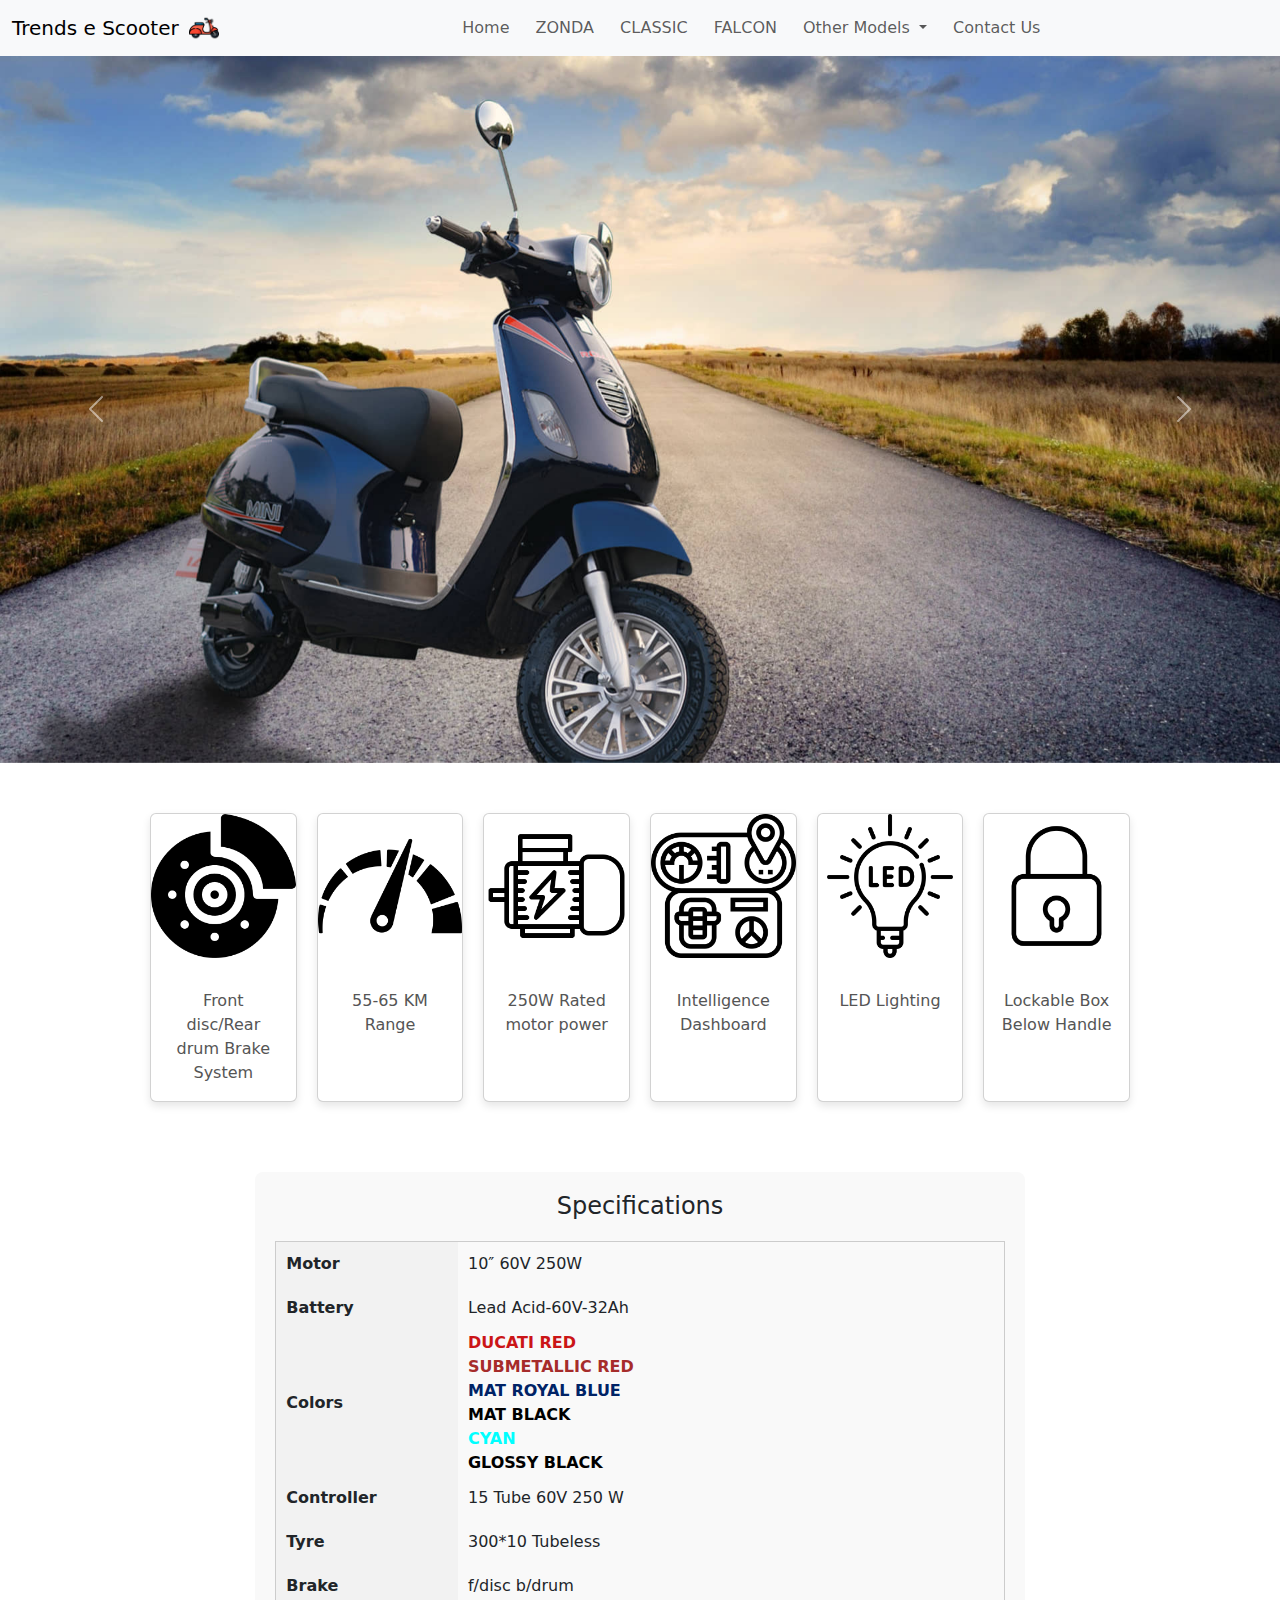
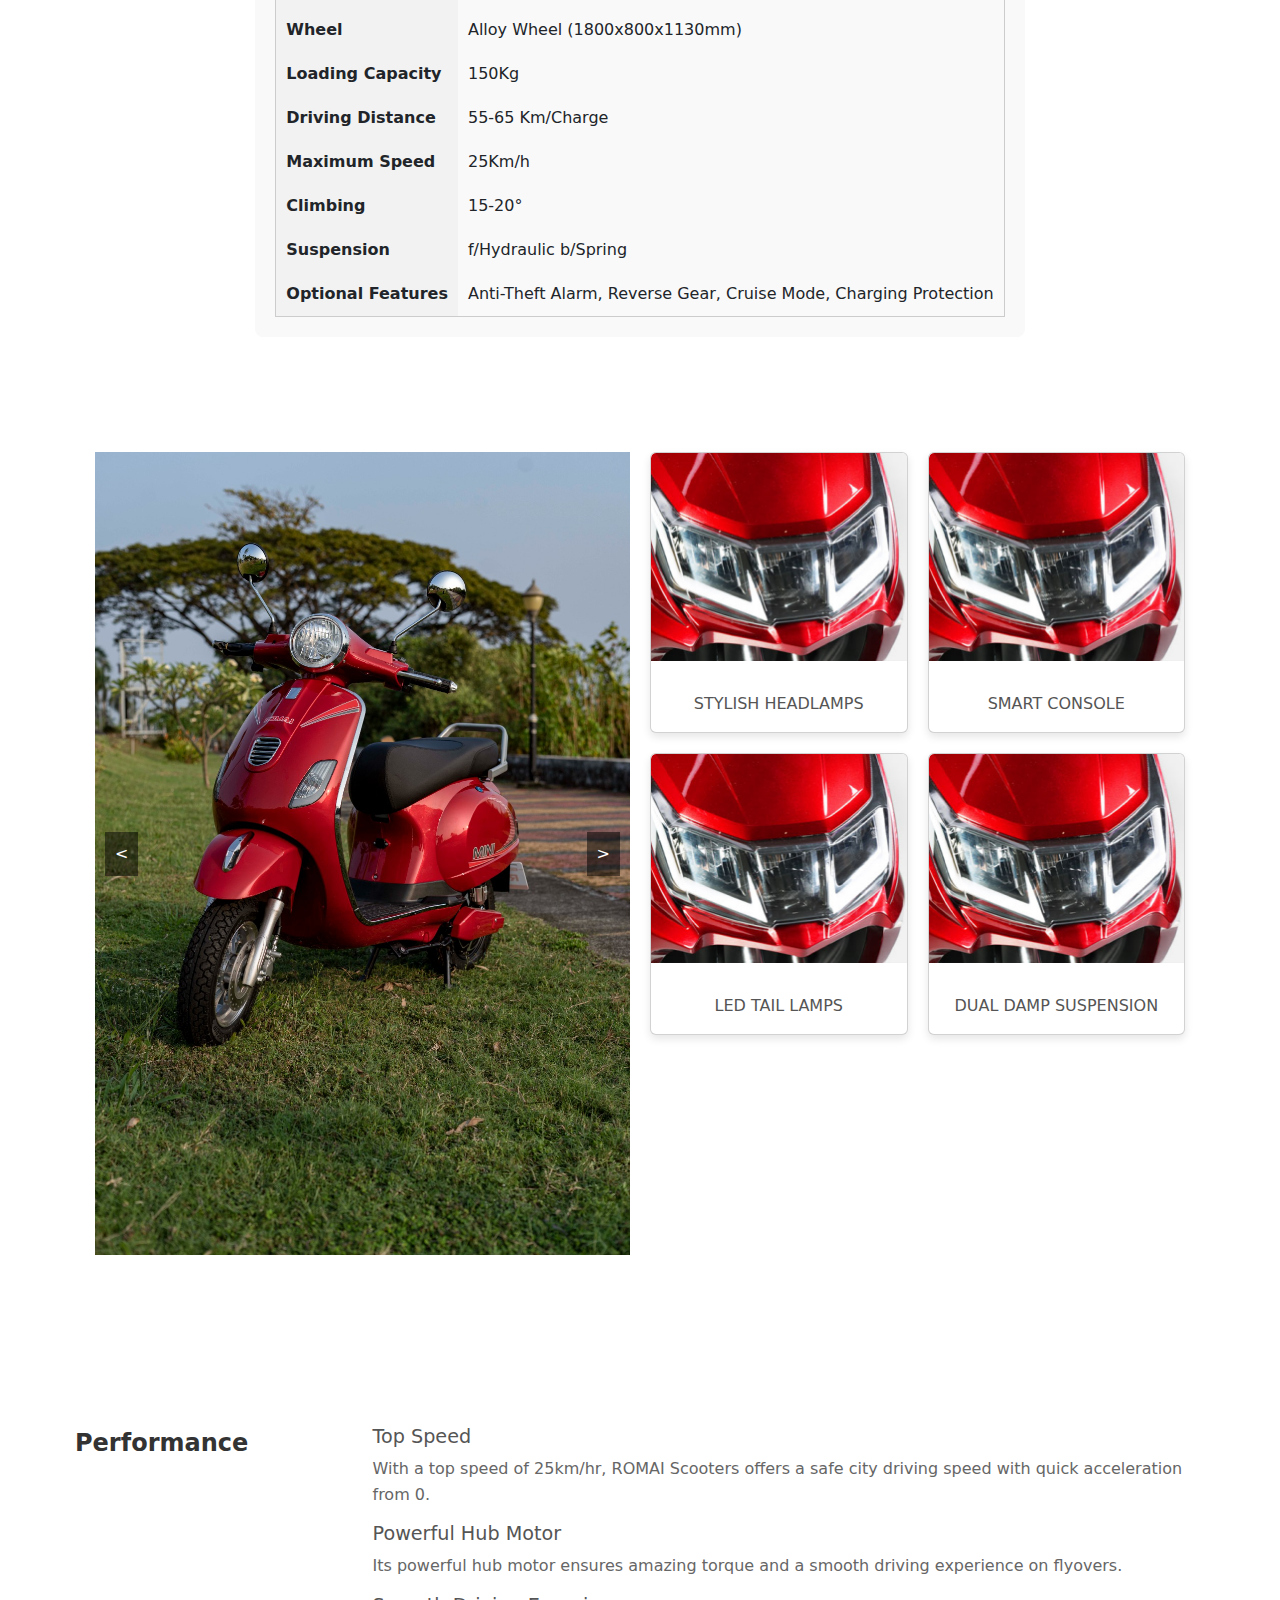
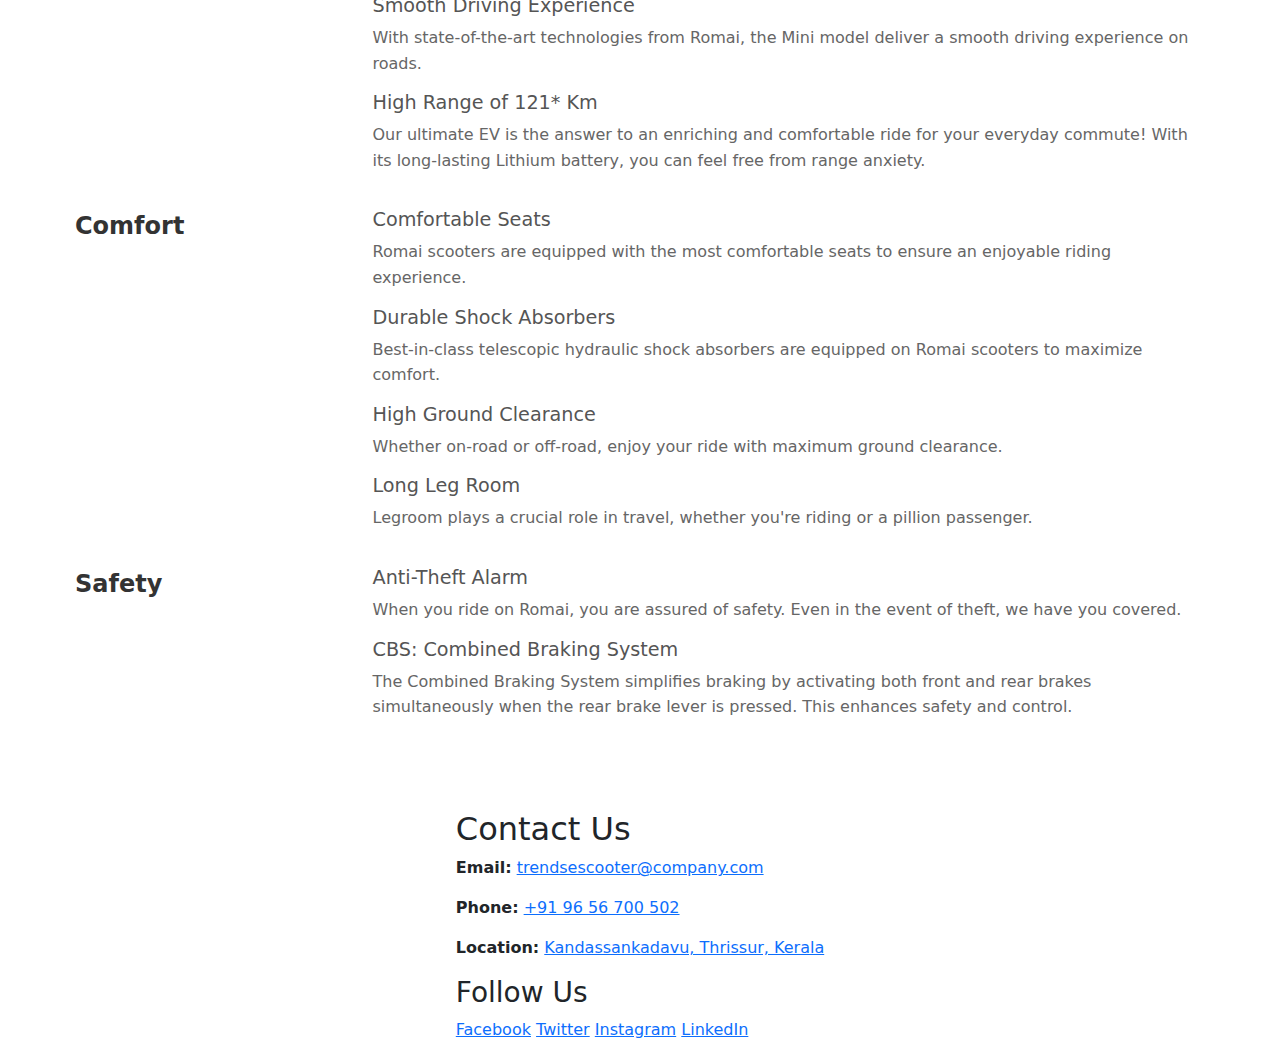
<file: mini.html>
<!DOCTYPE html>
<html lang="en">
    <head>
        <meta charset="UTF-8">
        <meta name="viewport" content="width=device-width, initial-scale=1.0">
        <title>Trends e Scooter</title>
        <link rel="icon" href="motorcycle.png" type="image/x-icon">
        <link rel="stylesheet" href="styles.css">
        <link href="https://cdn.jsdelivr.net/npm/bootstrap@5.3.3/dist/css/bootstrap.min.css" rel="stylesheet" integrity="sha384-QWTKZyjpPEjISv5WaRU9OFeRpok6YctnYmDr5pNlyT2bRjXh0JMhjY6hW+ALEwIH" crossorigin="anonymous">
    </head>
    <body>
        <nav class="navbar navbar-expand-lg bg-body-tertiary">
            <div class="container-fluid">
                <a class="navbar-brand d-flex align-items-center" href="#">
                    Trends e Scooter
                    <img src="motorcycle.png" alt="Logo" style="height: 30px; margin-left: 10px;">
                </a>
                <button class="navbar-toggler" type="button" data-bs-toggle="collapse" data-bs-target="#navbarSupportedContent" aria-controls="navbarSupportedContent" aria-expanded="false" aria-label="Toggle navigation">
                    <span class="navbar-toggler-icon"></span>
                </button>
                <div class="collapse navbar-collapse" id="navbarSupportedContent">
                    <ul class="navbar-nav mx-auto justify-content-center justify-content-lg-start">
                        <li class="nav-item">
                            <a class="nav-link" href="home.html">Home</a>
                        </li>
                        <li class="nav-item">
                            <a class="nav-link" href="zonda.html">ZONDA</a>
                        </li>
                        <li class="nav-item">
                            <a class="nav-link" href="classic.html">CLASSIC</a>
                        </li>
                        <li class="nav-item">
                            <a class="nav-link" href="falcon.html">FALCON</a>
                        </li>
                        <li class="nav-item dropdown">
                            <a class="nav-link dropdown-toggle" href="#" id="navbarDropdown" role="button" data-bs-toggle="dropdown" aria-expanded="false">
                                Other Models
                            </a>
                            <ul class="dropdown-menu" aria-labelledby="navbarDropdown">
                                <li><a class="dropdown-item" href="shark.html">SHARK</a></li>
                                <li><a class="dropdown-item" href="hawk.html">HAWK</a></li>
                                <li><a class="dropdown-item" href="champion.html">CHAMPION</a></li>
                                <li><a class="dropdown-item" href="eagle.html">EAGLE</a></li>
                            </ul>
                        </li>
                        <li class="nav-item">
                          <a class="nav-link" href="#contacts">Contact Us</a>
                      </li>
                    </ul>
                </div>
            </div>
        </nav>
        

        <div id="carouselExampleInterval" class="carousel slide" data-bs-ride="carousel">
            <div class="carousel-inner">
            <div class="carousel-item active" data-bs-interval="10000">
                <img src="mini 5.jpg" class="d-block w-100" alt="...">
            </div>
            <div class="carousel-item" data-bs-interval="2000">
                <img src="dummy2.jpg" class="d-block w-100" alt="...">
            </div>
            <div class="carousel-item">
                <img src="dummy.jpg" class="d-block w-100" alt="...">
            </div>
            <div class="carousel-item">
                <img src="dummy2.jpg" class="d-block w-100" alt="...">
            </div>
            <div class="carousel-item">
                <img src="dummy.jpg" class="d-block w-100" alt="...">
            </div>
            </div>
            <button class="carousel-control-prev" type="button" data-bs-target="#carouselExampleInterval" data-bs-slide="prev">
            <span class="carousel-control-prev-icon" aria-hidden="true"></span>
            <span class="visually-hidden">Previous</span>
            </button>
            <button class="carousel-control-next" type="button" data-bs-target="#carouselExampleInterval" data-bs-slide="next">
            <span class="carousel-control-next-icon" aria-hidden="true"></span>
            <span class="visually-hidden">Next</span>
            </button>
        </div>


        <section id="features" class="card-grid">
            <div class="card">
                <img src="brake.png" class="card-img-top" alt="...">
                <div class="card-body">
                    <p class="card-text">Front disc/Rear drum Brake System</p>
                </div>
            </div>
            <div class="card">
                <img src="speedometer.png" class="card-img-top" alt="...">
                <div class="card-body">
                    <p class="card-text">55-65 KM Range</p>
                </div>
            </div>
            <div class="card">
                <img src="engine.png" class="card-img-top" alt="...">
                <div class="card-body">
                    <p class="card-text">250W Rated motor power</p>
                </div>
            </div>
            <div class="card">
                <img src="dashboard.png" class="card-img-top" alt="...">
                <div class="card-body">
                    <p class="card-text">Intelligence Dashboard</p>
                </div>
            </div>
            <div class="card">
                <img src="led-light.png" class="card-img-top" alt="...">
                <div class="card-body">
                    <p class="card-text">LED Lighting</p>
                </div>
            </div>
            <div class="card">
                <img src="lock.png" class="card-img-top" alt="...">
                <div class="card-body">
                    <p class="card-text">Lockable Box Below Handle</p>
                </div>
            </div>
        </section>
        

        
        <section id="specifications">
            <h2>Specifications</h2>
            <table>
                <tr>
                    <td>Motor</td>
                    <td>10″ 60V 250W</td>
                </tr>
                <tr>
                    <td>Battery</td>
                    <td>Lead Acid-60V-32Ah </td>
                </tr>
                <tr>
                    <td>Colors</td>
                    <th style="padding-left: 10px;">
                        <span style="color: #CB1517;">DUCATI RED</span><br>
                        <span style="color: #A62C2B;">SUBMETALLIC RED</span><br>
                        <span style="color: #002366;">MAT ROYAL BLUE</span><br>
                        <span style="color: black;">MAT BLACK</span><br>
                        <span style="color: cyan;">CYAN</span><br>
                        <span style="color: black;">GLOSSY BLACK</span><br>
                    </th>
                </tr>
                
                <tr>
                    <td>Controller</td>
                    <td>15 Tube 60V 250 W</td>
                </tr>
                <tr>
                    <td>Tyre</td>
                    <td>300*10 Tubeless</td>
                </tr>
                <tr>
                    <td>Brake</td>
                    <td>f/disc b/drum</td>
                </tr>
                <tr>
                    <td>Wheel</td>
                    <td>Alloy Wheel (1800x800x1130mm)</td>
                </tr>
                <tr>
                    <td>Loading Capacity</td>
                    <td>150Kg</td>
                </tr>
                <tr>
                    <td>Driving Distance</td>
                    <td>55-65 Km/Charge</td>
                </tr>
                <tr>
                    <td>Maximum Speed</td>
                    <td>25Km/h</td>
                </tr>
                <tr>
                    <td>Climbing</td>
                    <td>15-20°</td>
                </tr>
                <tr>
                    <td>Suspension</td>
                    <td>f/Hydraulic b/Spring</td>
                </tr>
                <tr>
                    <td>Optional Features</td>
                    <td>Anti-Theft Alarm, Reverse Gear, Cruise Mode, Charging Protection</td>
                </tr>
            </table>
        </section>
    


        <section id="carousel-card-section">
            <div class="grid-container">
                <div class="carousel">
                    <div class="carousel-slides">
                        <div class="carousel-slide">
                            <img src="mini 1.jpg" alt="Image 1">
                        </div>
                        <div class="carousel-slide">
                            <img src="mini 2.jpg" alt="Image 2">
                        </div>
                        <div class="carousel-slide">
                            <img src="mini 3.jpg" alt="Image 3">
                        </div>
                        <div class="carousel-slide">
                            <img src="mini 4.jpg" alt="Image 3">
                        </div>
                    </div>
                    <button class="carousel-prev">&lt;</button>
                    <button class="carousel-next">&gt;</button>
                </div>    
                <div class="card-section">
                    <div class="card">
                        <img src="Shark-head.jpg" class="card-img-top" alt="...">
                        <div class="card-body">
                            <p class="card-text">STYLISH HEADLAMPS</p>
                        </div>
                    </div>
                    <div class="card">
                        <img src="Shark-head.jpg" class="card-img-top" alt="...">
                        <div class="card-body">
                            <p class="card-text">SMART CONSOLE</p>
                        </div>
                    </div>
                    <div class="card">
                        <img src="Shark-head.jpg" class="card-img-top" alt="...">
                        <div class="card-body">
                            <p class="card-text">LED TAIL LAMPS</p>
                        </div>
                    </div>
                    <div class="card">
                        <img src="Shark-head.jpg" class="card-img-top" alt="...">
                        <div class="card-body">
                            <p class="card-text">DUAL DAMP SUSPENSION</p>
                        </div>
                    </div>
                    
                </div>
            </div>
        </section>


        <section id="features-section">
            <div class="feature-grid">
                <div class="feature-heading">Performance</div>
                <div class="feature-content">
                    <h3>Top Speed</h3>
                    <p>With a top speed of 25km/hr, ROMAI Scooters offers a safe city driving speed with quick acceleration from 0.</p>
                    <h3>Powerful Hub Motor</h3>
                    <p>Its powerful hub motor ensures amazing torque and a smooth driving experience on flyovers.</p>
                    <h3>Smooth Driving Experience</h3>
                    <p>With state-of-the-art technologies from Romai, the Mini model deliver a smooth driving experience on roads.</p>
                    <h3>High Range of 121* Km</h3>
                    <p>Our ultimate EV is the answer to an enriching and comfortable ride for your everyday commute! With its long-lasting Lithium battery, you can feel free from range anxiety.</p>
                </div>
                <div class="feature-heading">Comfort</div>
                <div class="feature-content">
                    <h3>Comfortable Seats</h3>
                    <p>Romai scooters are equipped with the most comfortable seats to ensure an enjoyable riding experience.</p>
                    <h3>Durable Shock Absorbers</h3>
                    <p>Best-in-class telescopic hydraulic shock absorbers are equipped on Romai scooters to maximize comfort.</p>
                    <h3>High Ground Clearance</h3>
                    <p>Whether on-road or off-road, enjoy your ride with maximum ground clearance.</p>
                    <h3>Long Leg Room</h3>
                    <p>Legroom plays a crucial role in travel, whether you're riding or a pillion passenger.</p>
                </div>
                <div class="feature-heading">Safety</div>
                <div class="feature-content">
                    <h3>Anti-Theft Alarm</h3>
                    <p>When you ride on Romai, you are assured of safety. Even in the event of theft, we have you covered.</p>
                    <h3>CBS: Combined Braking System</h3>
                    <p>The Combined Braking System simplifies braking by activating both front and rear brakes simultaneously when the rear brake lever is pressed. This enhances safety and control.</p>
                </div>
            </div>
        </section>


        <section class="contact-section" id="contacts">
            <h2>Contact Us</h2>
            <div class="contact-details">
                <p><strong>Email:</strong> <a href="mailto:contact@company.com">trendsescooter@company.com</a></p>
                <p><strong>Phone:</strong> <a href="tel:+1234567890">+91 96 56 700 502</a></p>
                <p><strong>Location:</strong> <a href="https://maps.app.goo.gl/YvPi37UQZVVJf3yf8" target="_blank">Kandassankadavu, Thrissur, Kerala</a></p>
            </div>
            <div class="social-media">
                <h3>Follow Us</h3>
                <a href="https://www.facebook.com/yourprofile" target="_blank">Facebook</a>
                <a href="https://www.twitter.com/yourprofile" target="_blank">Twitter</a>
                <a href="https://www.instagram.com/yourprofile" target="_blank">Instagram</a>
                <a href="https://www.linkedin.com/yourprofile" target="_blank">LinkedIn</a>
            </div>
        </section>

        <script>
            document.addEventListener('DOMContentLoaded', () => {
                const slides = document.querySelector('.carousel-slides');
                const prevBtn = document.querySelector('.carousel-prev');
                const nextBtn = document.querySelector('.carousel-next');
                let index = 0;
                
                function showSlide(n) {
                    const totalSlides = document.querySelectorAll('.carousel-slide').length;
                    index = (n + totalSlides) % totalSlides;
                    slides.style.transform = `translateX(-${index * 100}%)`;
                }
                
                nextBtn.addEventListener('click', () => {
                    showSlide(index + 1);
                });
                
                prevBtn.addEventListener('click', () => {
                    showSlide(index - 1);
                });
                
                // Initialize the first slide
                showSlide(index);
            });
        </script>
        <script src="script.js"></script>
        <script src="https://cdn.jsdelivr.net/npm/bootstrap@5.3.3/dist/js/bootstrap.bundle.min.js" integrity="sha384-YvpcrYf0tY3lHB60NNkmXc5s9fDVZLESaAA55NDzOxhy9GkcIdslK1eN7N6jIeHz" crossorigin="anonymous"></script>
    </body>
</html>
</file>
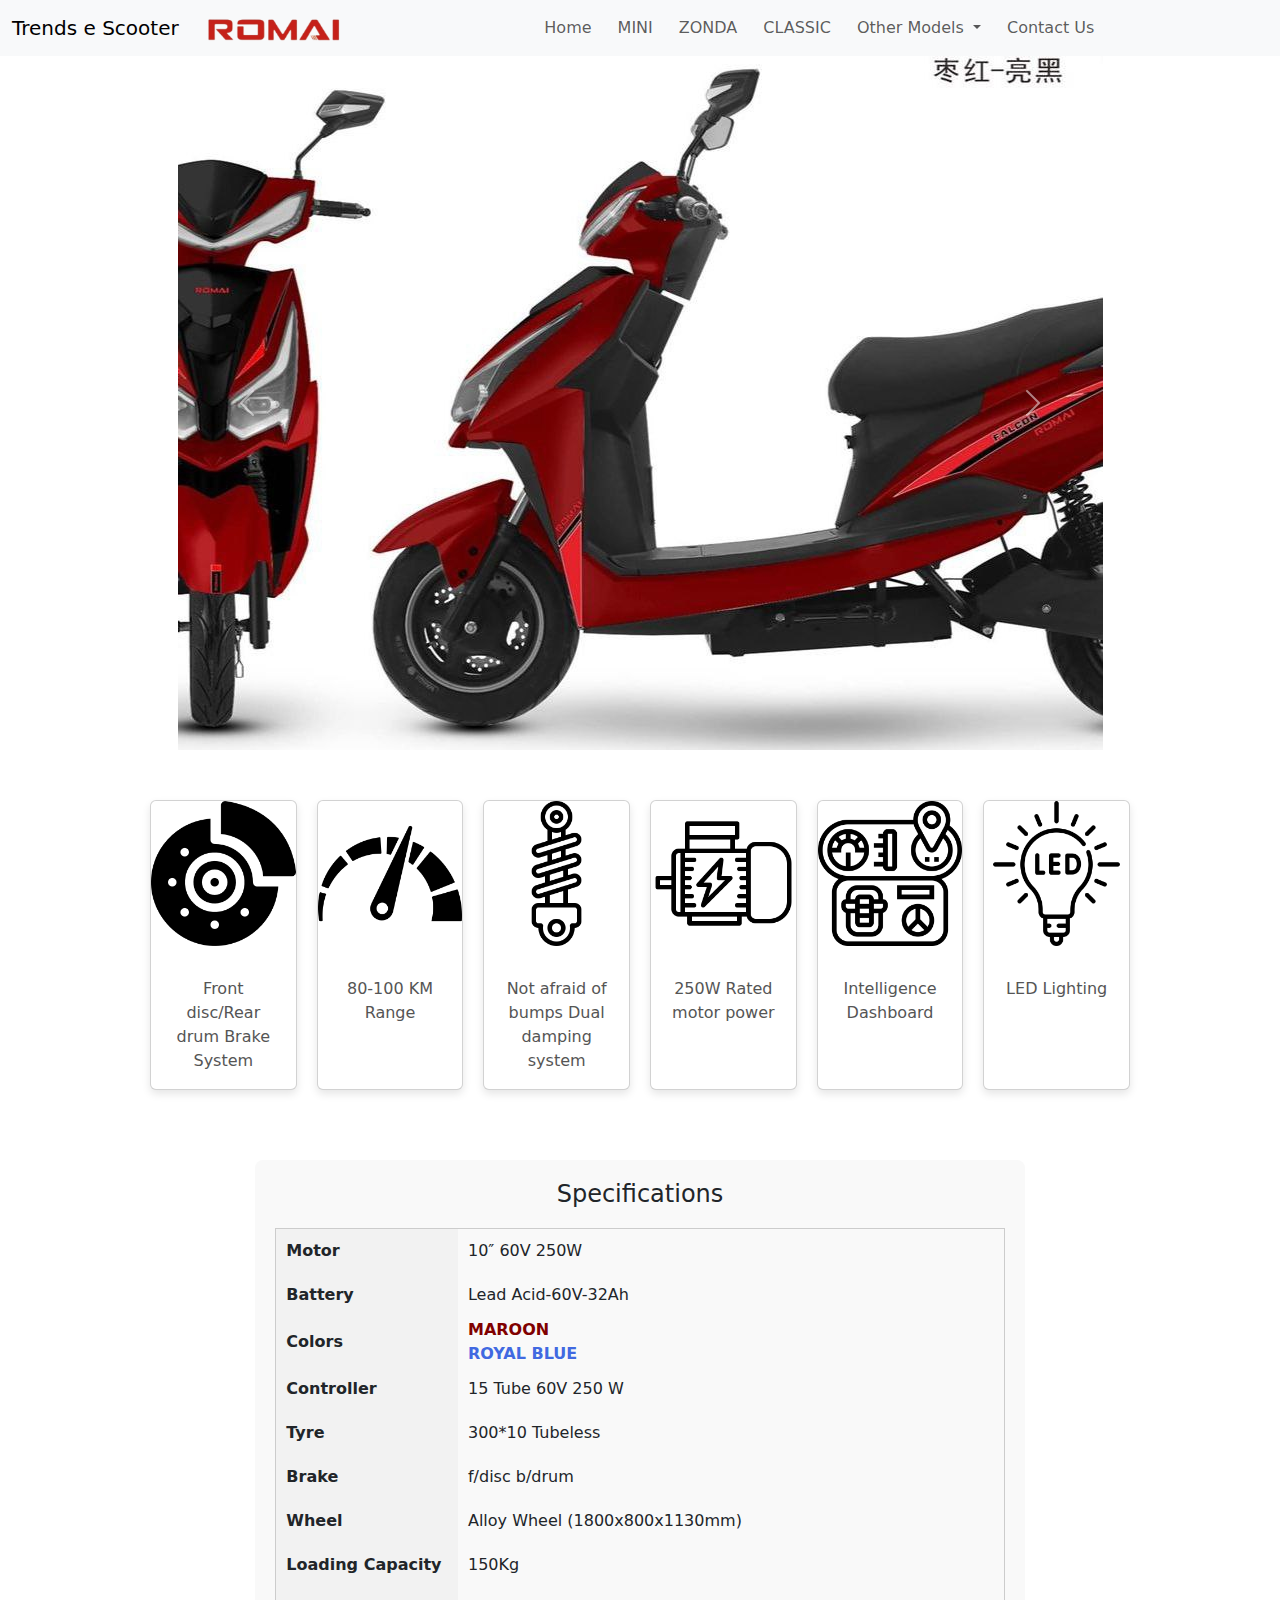
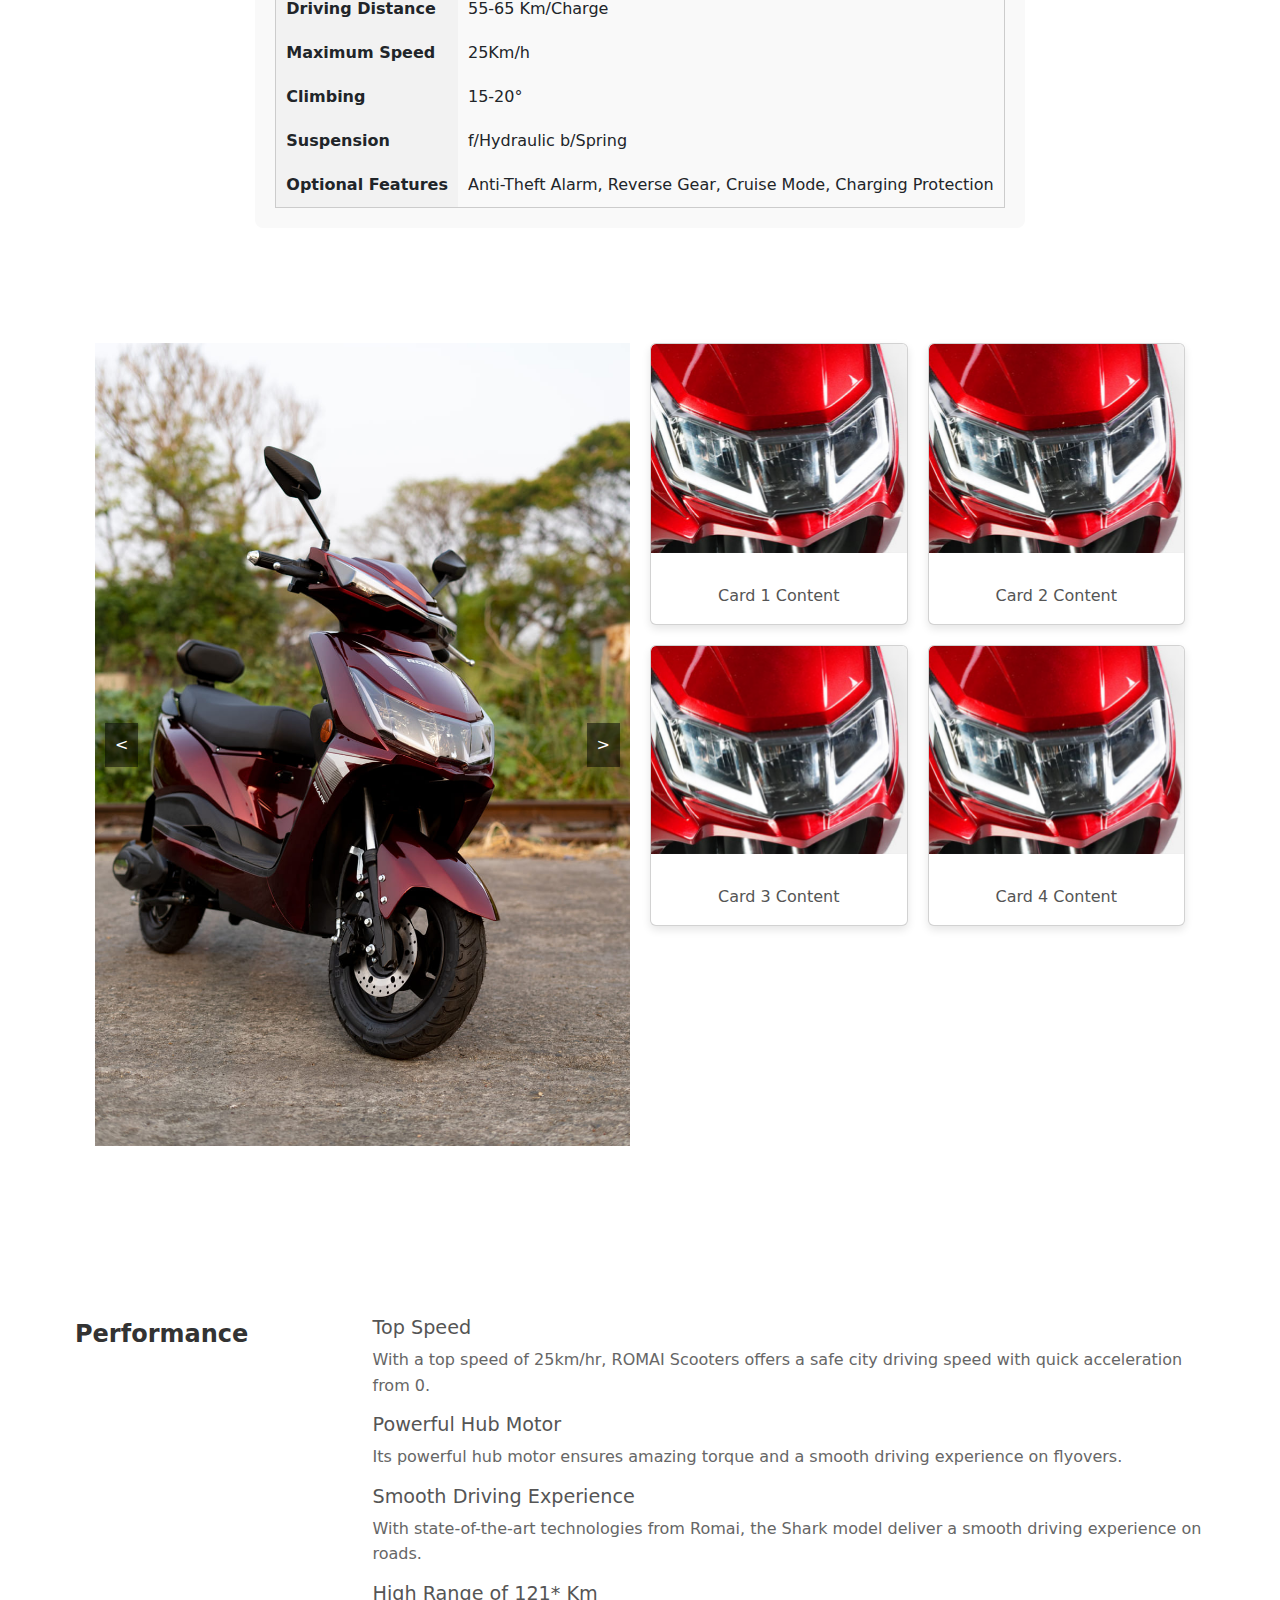
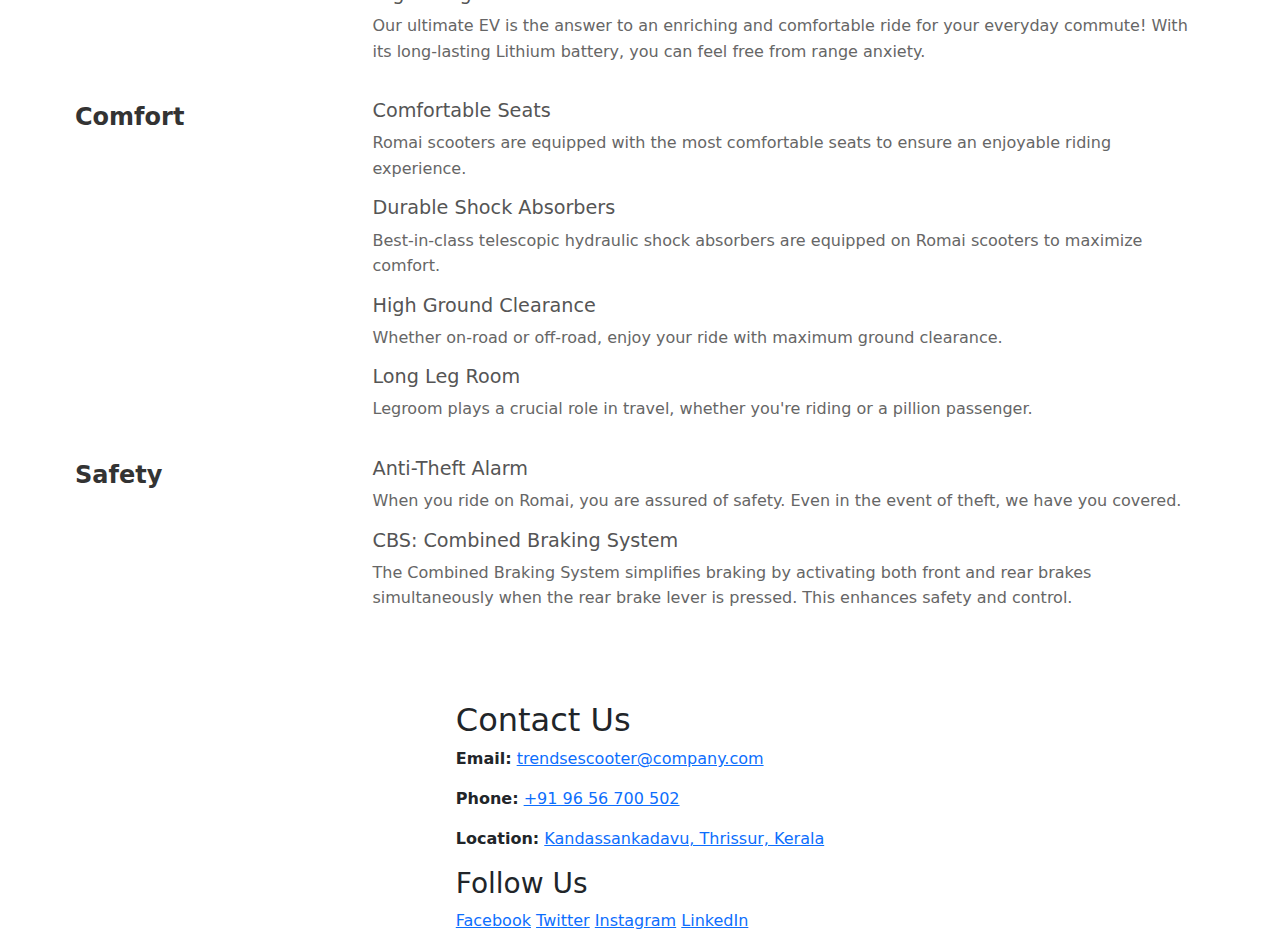
<file: shark.html>
<!DOCTYPE html>
<html lang="en">
    <head>
        <meta charset="UTF-8">
        <meta name="viewport" content="width=device-width, initial-scale=1.0">
        <title>Trends e Scooter</title>
        <link rel="icon" href="motorcycle.png" type="image/x-icon">
        <link rel="stylesheet" href="styles.css">
        <link href="https://cdn.jsdelivr.net/npm/bootstrap@5.3.3/dist/css/bootstrap.min.css" rel="stylesheet" integrity="sha384-QWTKZyjpPEjISv5WaRU9OFeRpok6YctnYmDr5pNlyT2bRjXh0JMhjY6hW+ALEwIH" crossorigin="anonymous">
    </head>
    <body>
        <nav class="navbar navbar-expand-lg bg-body-tertiary">
            <div class="container-fluid">
                <a class="navbar-brand d-flex align-items-center" href="#">
                    Trends e Scooter
                    <img src="romai.png" alt="Logo" style="height: 30px; margin-left: 10px;">
                </a>
                <button class="navbar-toggler" type="button" data-bs-toggle="collapse" data-bs-target="#navbarSupportedContent" aria-controls="navbarSupportedContent" aria-expanded="false" aria-label="Toggle navigation">
                    <span class="navbar-toggler-icon"></span>
                </button>
                <div class="collapse navbar-collapse" id="navbarSupportedContent">
                    <ul class="navbar-nav mx-auto justify-content-center justify-content-lg-start">
                        <li class="nav-item">
                            <a class="nav-link" href="home.html">Home</a>
                        </li>
                        <li class="nav-item">
                            <a class="nav-link" href="mini.html">MINI</a>
                        </li>
                        <li class="nav-item">
                            <a class="nav-link" href="zonda.html">ZONDA</a>
                        </li>
                        <li class="nav-item">
                            <a class="nav-link" href="classic.html">CLASSIC</a>
                        </li>
                        <li class="nav-item dropdown">
                            <a class="nav-link dropdown-toggle" href="#" id="navbarDropdown" role="button" data-bs-toggle="dropdown" aria-expanded="false">
                                Other Models
                            </a>
                            <ul class="dropdown-menu" aria-labelledby="navbarDropdown">
                                <li><a class="dropdown-item" href="falcon.html">FALCON</a></li>
                                <li><a class="dropdown-item" href="hawk.html">HAWK</a></li>
                                <li><a class="dropdown-item" href="champion.html">CHAMPION</a></li>
                                <li><a class="dropdown-item" href="eagle.html">EAGLE</a></li>
                            </ul>
                        </li>
                        <li class="nav-item">
                          <a class="nav-link" href="#contacts">Contact Us</a>
                      </li>
                    </ul>
                </div>
            </div>
        </nav>
        

        <div id="carouselExampleInterval" class="carousel slide" data-bs-ride="carousel">
            <div class="carousel-inner">
            <div class="carousel-item active" data-bs-interval="10000">
                <img src="dummy.jpg" class="d-block w-100" alt="...">
            </div>
            <div class="carousel-item" data-bs-interval="2000">
                <img src="dummy2.jpg" class="d-block w-100" alt="...">
            </div>
            <div class="carousel-item">
                <img src="dummy.jpg" class="d-block w-100" alt="...">
            </div>
            <div class="carousel-item">
                <img src="dummy2.jpg" class="d-block w-100" alt="...">
            </div>
            <div class="carousel-item">
                <img src="dummy.jpg" class="d-block w-100" alt="...">
            </div>
            </div>
            <button class="carousel-control-prev" type="button" data-bs-target="#carouselExampleInterval" data-bs-slide="prev">
            <span class="carousel-control-prev-icon" aria-hidden="true"></span>
            <span class="visually-hidden">Previous</span>
            </button>
            <button class="carousel-control-next" type="button" data-bs-target="#carouselExampleInterval" data-bs-slide="next">
            <span class="carousel-control-next-icon" aria-hidden="true"></span>
            <span class="visually-hidden">Next</span>
            </button>
        </div>


        <section id="features" class="card-grid">
            <div class="card">
                <img src="brake.png" class="card-img-top" alt="...">
                <div class="card-body">
                    <p class="card-text">Front disc/Rear drum Brake System</p>
                </div>
            </div>
            <div class="card">
                <img src="speedometer.png" class="card-img-top" alt="...">
                <div class="card-body">
                    <p class="card-text">80-100 KM Range</p>
                </div>
            </div>
            <div class="card">
                <img src="sock absorber.png" class="card-img-top" alt="...">
                <div class="card-body">
                    <p class="card-text">Not afraid of bumps Dual damping system</p>
                </div>
            </div>
            <div class="card">
                <img src="engine.png" class="card-img-top" alt="...">
                <div class="card-body">
                    <p class="card-text">250W Rated motor power</p>
                </div>
            </div>
            <div class="card">
                <img src="dashboard.png" class="card-img-top" alt="...">
                <div class="card-body">
                    <p class="card-text">Intelligence Dashboard</p>
                </div>
            </div>
            <div class="card">
                <img src="led-light.png" class="card-img-top" alt="...">
                <div class="card-body">
                    <p class="card-text">LED Lighting</p>
                </div>
            </div>
        </section>
        

        
        <section id="specifications">
            <h2>Specifications</h2>
            <table>
                <tr>
                    <td>Motor</td>
                    <td>10″ 60V 250W</td>
                </tr>
                <tr>
                    <td>Battery</td>
                    <td>Lead Acid-60V-32Ah </td>
                </tr>
                <tr>
                    <td>Colors</td>
                    <th style="padding-left: 10px;">
                        <span style="color: maroon;">MAROON</span><br> 
                        <span style="color: royalblue;">ROYAL BLUE</span>
                    </th>
                </tr>
                
                <tr>
                    <td>Controller</td>
                    <td>15 Tube 60V 250 W</td>
                </tr>
                <tr>
                    <td>Tyre</td>
                    <td>300*10 Tubeless</td>
                </tr>
                <tr>
                    <td>Brake</td>
                    <td>f/disc b/drum</td>
                </tr>
                <tr>
                    <td>Wheel</td>
                    <td>Alloy Wheel (1800x800x1130mm)</td>
                </tr>
                <tr>
                    <td>Loading Capacity</td>
                    <td>150Kg</td>
                </tr>
                <tr>
                    <td>Driving Distance</td>
                    <td>55-65 Km/Charge</td>
                </tr>
                <tr>
                    <td>Maximum Speed</td>
                    <td>25Km/h</td>
                </tr>
                <tr>
                    <td>Climbing</td>
                    <td>15-20°</td>
                </tr>
                <tr>
                    <td>Suspension</td>
                    <td>f/Hydraulic b/Spring</td>
                </tr>
                <tr>
                    <td>Optional Features</td>
                    <td>Anti-Theft Alarm, Reverse Gear, Cruise Mode, Charging Protection</td>
                </tr>
            </table>
        </section>
    


        <section id="carousel-card-section">
            <div class="grid-container">
                <div class="carousel">
                    <div class="carousel-slides">
                        <div class="carousel-slide">
                            <img src="shark 2.jpg" alt="Image 1">
                        </div>
                        <div class="carousel-slide">
                            <img src="shark 1.jpg" alt="Image 2">
                        </div>
                        <div class="carousel-slide">
                            <img src="d3.png" alt="Image 3">
                        </div>
                    </div>
                    <button class="carousel-prev">&lt;</button>
                    <button class="carousel-next">&gt;</button>
                </div>    
                <div class="card-section">
                    <div class="card">
                        <img src="Shark-head.jpg" class="card-img-top" alt="...">
                        <div class="card-body">
                            <p class="card-text">Card 1 Content</p>
                        </div>
                    </div>
                    <div class="card">
                        <img src="Shark-head.jpg" class="card-img-top" alt="...">
                        <div class="card-body">
                            <p class="card-text">Card 2 Content</p>
                        </div>
                    </div>
                    <div class="card">
                        <img src="Shark-head.jpg" class="card-img-top" alt="...">
                        <div class="card-body">
                            <p class="card-text">Card 3 Content</p>
                        </div>
                    </div>
                    <div class="card">
                        <img src="Shark-head.jpg" class="card-img-top" alt="...">
                        <div class="card-body">
                            <p class="card-text">Card 4 Content</p>
                        </div>
                    </div>
                </div>
            </div>
        </section>


        <section id="features-section">
            <div class="feature-grid">
                <div class="feature-heading">Performance</div>
                <div class="feature-content">
                    <h3>Top Speed</h3>
                    <p>With a top speed of 25km/hr, ROMAI Scooters offers a safe city driving speed with quick acceleration from 0.</p>
                    <h3>Powerful Hub Motor</h3>
                    <p>Its powerful hub motor ensures amazing torque and a smooth driving experience on flyovers.</p>
                    <h3>Smooth Driving Experience</h3>
                    <p>With state-of-the-art technologies from Romai, the Shark model deliver a smooth driving experience on roads.</p>
                    <h3>High Range of 121* Km</h3>
                    <p>Our ultimate EV is the answer to an enriching and comfortable ride for your everyday commute! With its long-lasting Lithium battery, you can feel free from range anxiety.</p>
                </div>
                <div class="feature-heading">Comfort</div>
                <div class="feature-content">
                    <h3>Comfortable Seats</h3>
                    <p>Romai scooters are equipped with the most comfortable seats to ensure an enjoyable riding experience.</p>
                    <h3>Durable Shock Absorbers</h3>
                    <p>Best-in-class telescopic hydraulic shock absorbers are equipped on Romai scooters to maximize comfort.</p>
                    <h3>High Ground Clearance</h3>
                    <p>Whether on-road or off-road, enjoy your ride with maximum ground clearance.</p>
                    <h3>Long Leg Room</h3>
                    <p>Legroom plays a crucial role in travel, whether you're riding or a pillion passenger.</p>
                </div>
                <div class="feature-heading">Safety</div>
                <div class="feature-content">
                    <h3>Anti-Theft Alarm</h3>
                    <p>When you ride on Romai, you are assured of safety. Even in the event of theft, we have you covered.</p>
                    <h3>CBS: Combined Braking System</h3>
                    <p>The Combined Braking System simplifies braking by activating both front and rear brakes simultaneously when the rear brake lever is pressed. This enhances safety and control.</p>
                </div>
            </div>
        </section>


        <section class="contact-section" id="contacts">
            <h2>Contact Us</h2>
            <div class="contact-details">
                <p><strong>Email:</strong> <a href="mailto:contact@company.com">trendsescooter@company.com</a></p>
                <p><strong>Phone:</strong> <a href="tel:+1234567890">+91 96 56 700 502</a></p>
                <p><strong>Location:</strong> <a href="https://maps.app.goo.gl/YvPi37UQZVVJf3yf8" target="_blank">Kandassankadavu, Thrissur, Kerala</a></p>
            </div>
            <div class="social-media">
                <h3>Follow Us</h3>
                <a href="https://www.facebook.com/yourprofile" target="_blank">Facebook</a>
                <a href="https://www.twitter.com/yourprofile" target="_blank">Twitter</a>
                <a href="https://www.instagram.com/yourprofile" target="_blank">Instagram</a>
                <a href="https://www.linkedin.com/yourprofile" target="_blank">LinkedIn</a>
            </div>
        </section>

        <script>
            document.addEventListener('DOMContentLoaded', () => {
                const slides = document.querySelector('.carousel-slides');
                const prevBtn = document.querySelector('.carousel-prev');
                const nextBtn = document.querySelector('.carousel-next');
                let index = 0;
                
                function showSlide(n) {
                    const totalSlides = document.querySelectorAll('.carousel-slide').length;
                    index = (n + totalSlides) % totalSlides;
                    slides.style.transform = `translateX(-${index * 100}%)`;
                }
                
                nextBtn.addEventListener('click', () => {
                    showSlide(index + 1);
                });
                
                prevBtn.addEventListener('click', () => {
                    showSlide(index - 1);
                });
                
                // Initialize the first slide
                showSlide(index);
            });
        </script>
        <script src="script.js"></script>
        <script src="https://cdn.jsdelivr.net/npm/bootstrap@5.3.3/dist/js/bootstrap.bundle.min.js" integrity="sha384-YvpcrYf0tY3lHB60NNkmXc5s9fDVZLESaAA55NDzOxhy9GkcIdslK1eN7N6jIeHz" crossorigin="anonymous"></script>
    </body>
</html>
</file>
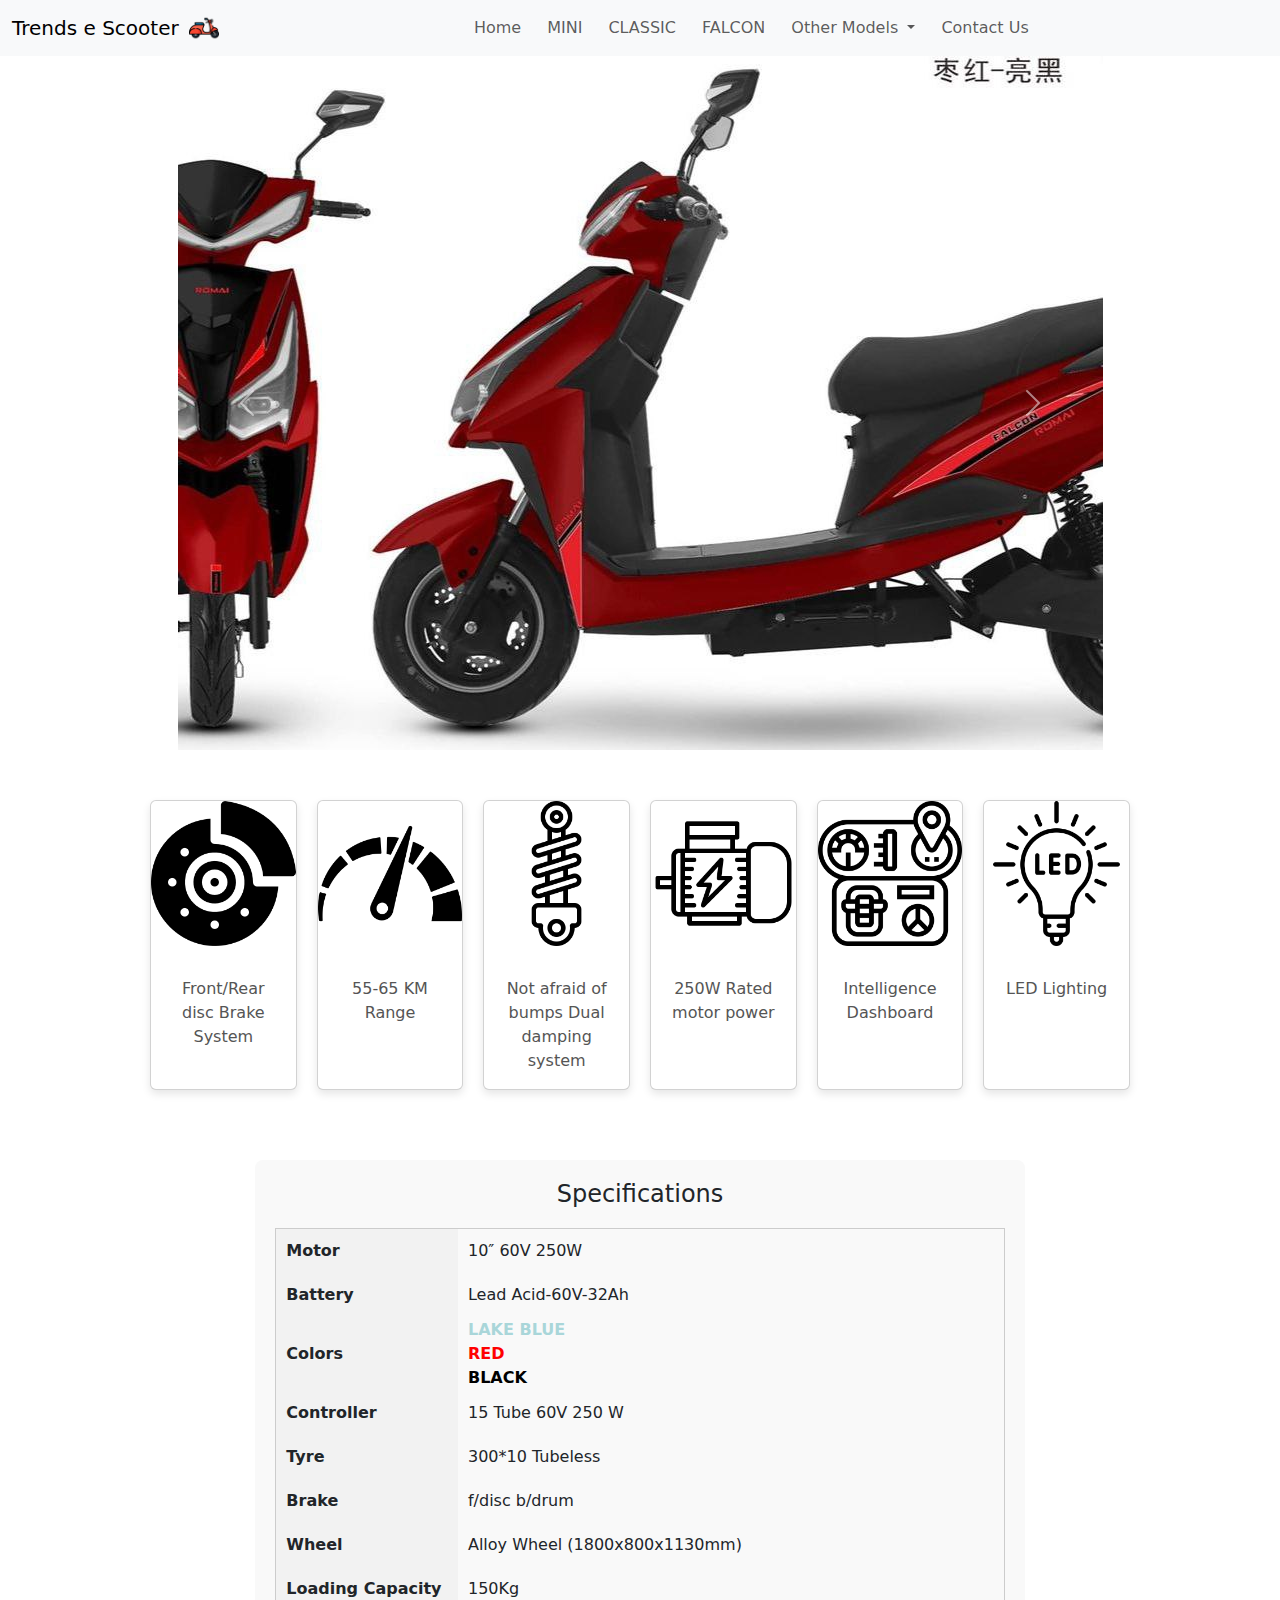
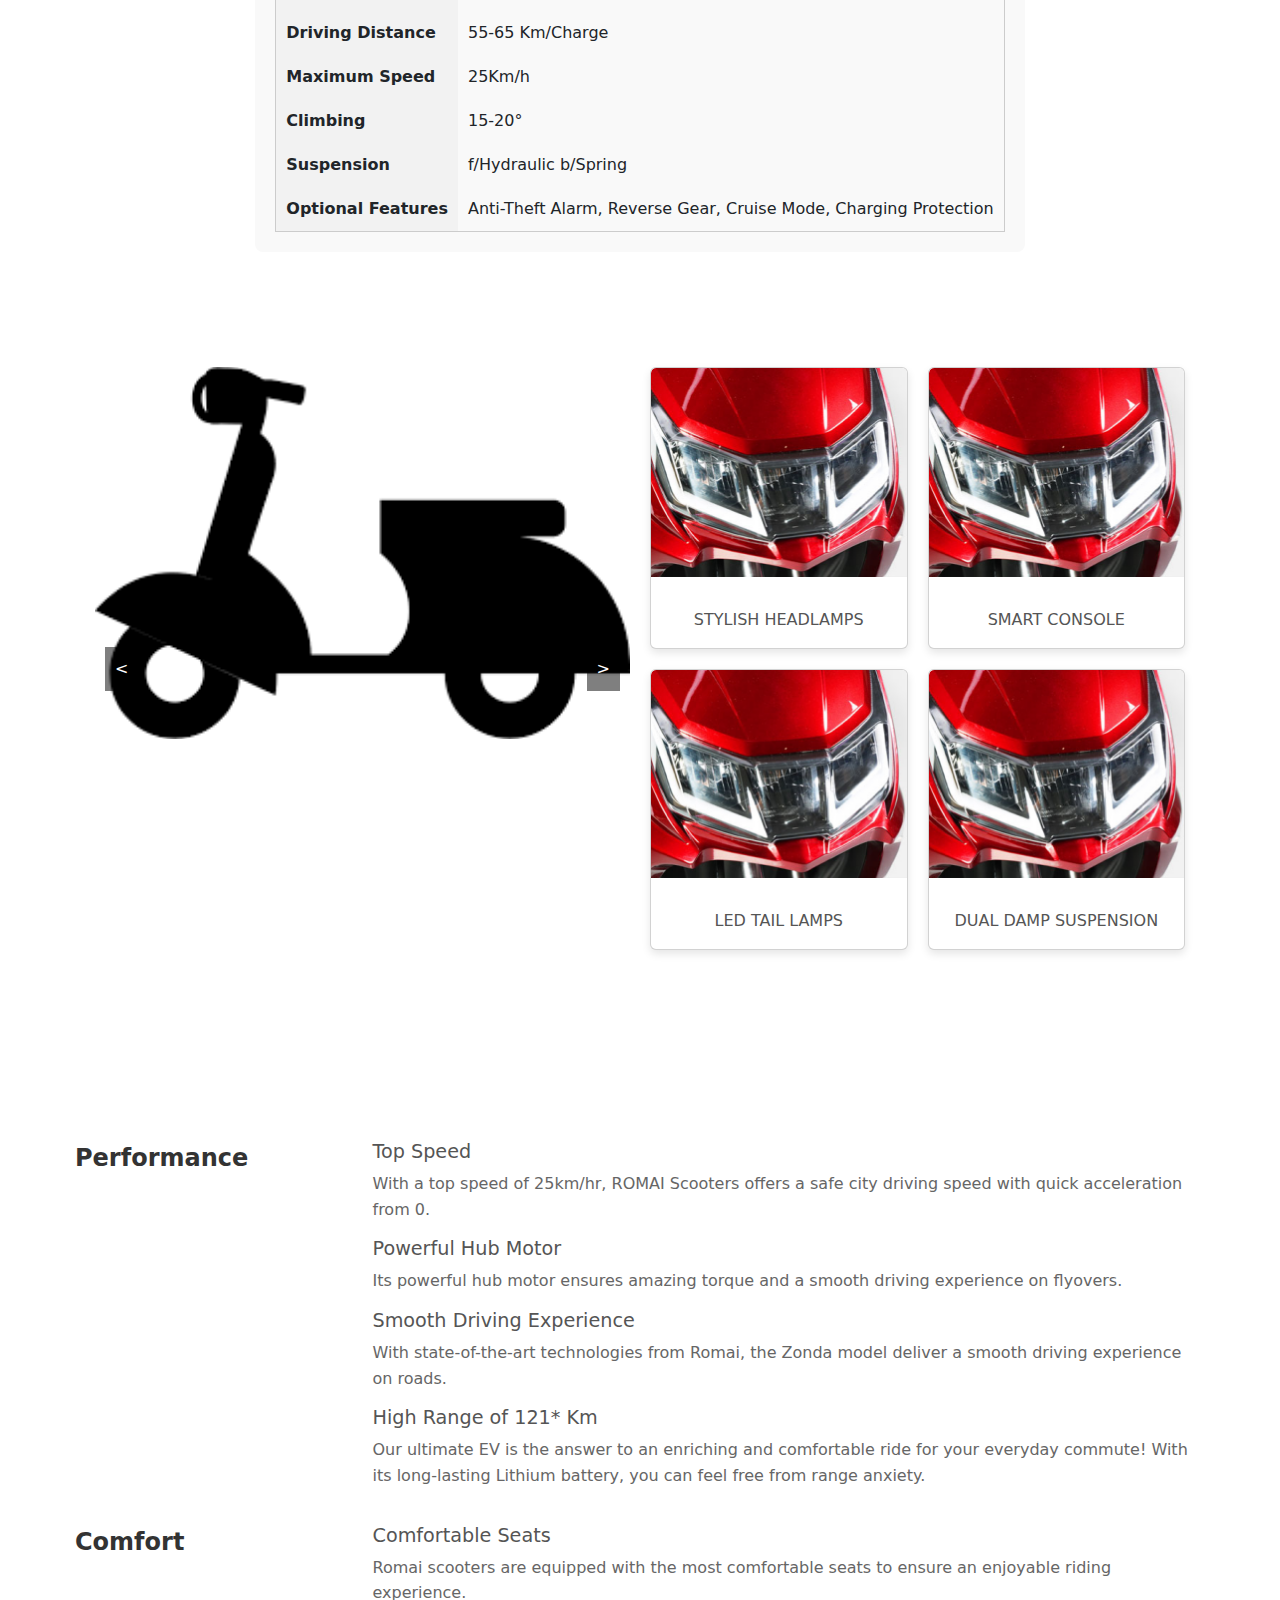
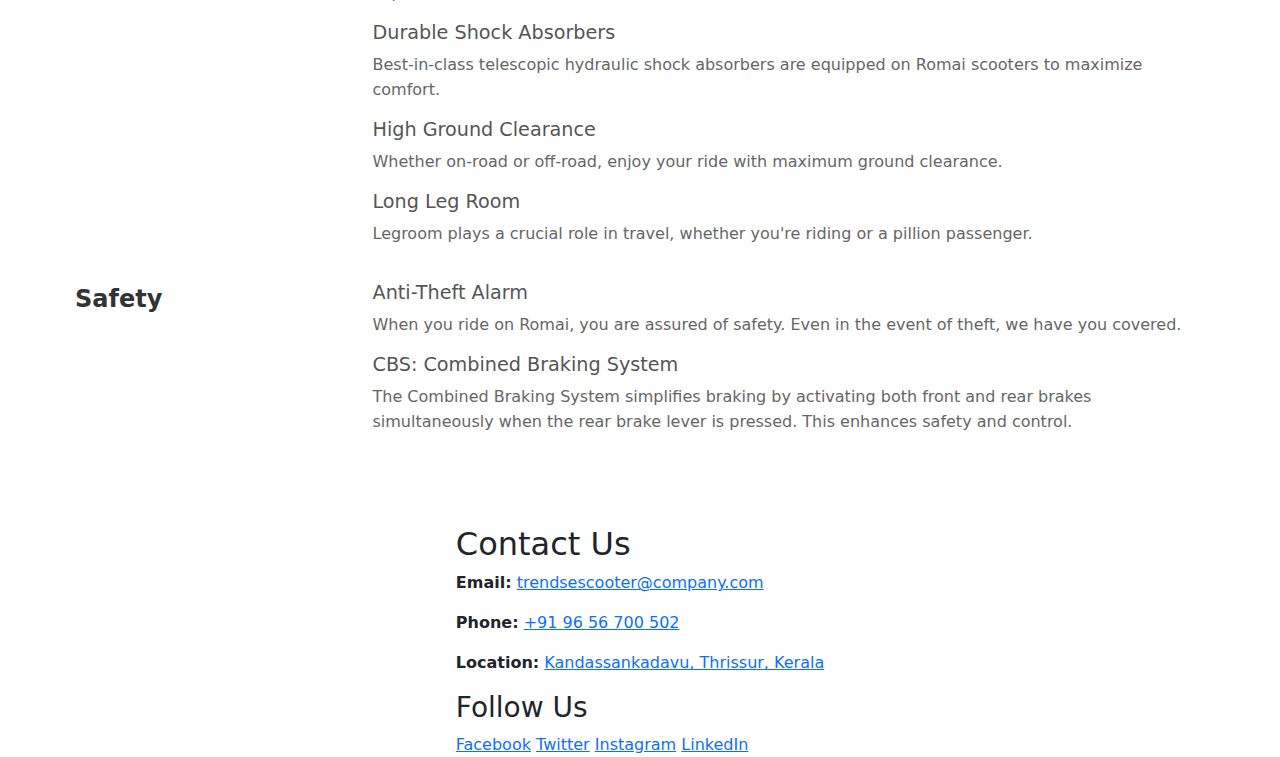
<file: zonda.html>
<!DOCTYPE html>
<html lang="en">
    <head>
        <meta charset="UTF-8">
        <meta name="viewport" content="width=device-width, initial-scale=1.0">
        <title>Trends e Scooter</title>
        <link rel="icon" href="motorcycle.png" type="image/x-icon">
        <link rel="stylesheet" href="styles.css">
        <link href="https://cdn.jsdelivr.net/npm/bootstrap@5.3.3/dist/css/bootstrap.min.css" rel="stylesheet" integrity="sha384-QWTKZyjpPEjISv5WaRU9OFeRpok6YctnYmDr5pNlyT2bRjXh0JMhjY6hW+ALEwIH" crossorigin="anonymous">
    </head>
    <body>
        <nav class="navbar navbar-expand-lg bg-body-tertiary">
            <div class="container-fluid">
                <a class="navbar-brand d-flex align-items-center" href="#">
                    Trends e Scooter
                    <img src="motorcycle.png" alt="Logo" style="height: 30px; margin-left: 10px;">
                </a>
                <button class="navbar-toggler" type="button" data-bs-toggle="collapse" data-bs-target="#navbarSupportedContent" aria-controls="navbarSupportedContent" aria-expanded="false" aria-label="Toggle navigation">
                    <span class="navbar-toggler-icon"></span>
                </button>
                <div class="collapse navbar-collapse" id="navbarSupportedContent">
                    <ul class="navbar-nav mx-auto justify-content-center justify-content-lg-start">
                        <li class="nav-item">
                            <a class="nav-link" href="home.html">Home</a>
                        </li>
                        <li class="nav-item">
                            <a class="nav-link" href="mini.html">MINI</a>
                        </li>
                        <li class="nav-item">
                            <a class="nav-link" href="classic.html">CLASSIC</a>
                        </li>
                        <li class="nav-item">
                            <a class="nav-link" href="falcon.html">FALCON</a>
                        </li>
                        <li class="nav-item dropdown">
                            <a class="nav-link dropdown-toggle" href="#" id="navbarDropdown" role="button" data-bs-toggle="dropdown" aria-expanded="false">
                                Other Models
                            </a>
                            <ul class="dropdown-menu" aria-labelledby="navbarDropdown">
                                <li><a class="dropdown-item" href="shark.html">SHARK</a></li>
                                <li><a class="dropdown-item" href="hawk.html">HAWK</a></li>
                                <li><a class="dropdown-item" href="champion.html">CHAMPION</a></li>
                                <li><a class="dropdown-item" href="eagle.html">EAGLE</a></li>
                            </ul>
                        </li>
                        <li class="nav-item">
                          <a class="nav-link" href="#contacts">Contact Us</a>
                      </li>
                    </ul>
                </div>
            </div>
        </nav>
        

        <div id="carouselExampleInterval" class="carousel slide" data-bs-ride="carousel">
            <div class="carousel-inner">
            <div class="carousel-item active" data-bs-interval="10000">
                <img src="dummy.jpg" class="d-block w-100" alt="...">
            </div>
            <div class="carousel-item" data-bs-interval="2000">
                <img src="dummy2.jpg" class="d-block w-100" alt="...">
            </div>
            <div class="carousel-item">
                <img src="dummy.jpg" class="d-block w-100" alt="...">
            </div>
            <div class="carousel-item">
                <img src="dummy2.jpg" class="d-block w-100" alt="...">
            </div>
            <div class="carousel-item">
                <img src="dummy.jpg" class="d-block w-100" alt="...">
            </div>
            </div>
            <button class="carousel-control-prev" type="button" data-bs-target="#carouselExampleInterval" data-bs-slide="prev">
            <span class="carousel-control-prev-icon" aria-hidden="true"></span>
            <span class="visually-hidden">Previous</span>
            </button>
            <button class="carousel-control-next" type="button" data-bs-target="#carouselExampleInterval" data-bs-slide="next">
            <span class="carousel-control-next-icon" aria-hidden="true"></span>
            <span class="visually-hidden">Next</span>
            </button>
        </div>


        <section id="features" class="card-grid">
            <div class="card">
                <img src="brake.png" class="card-img-top" alt="...">
                <div class="card-body">
                    <p class="card-text">Front/Rear disc Brake System</p>
                </div>
            </div>
            <div class="card">
                <img src="speedometer.png" class="card-img-top" alt="...">
                <div class="card-body">
                    <p class="card-text">55-65 KM Range</p>
                </div>
            </div>
            <div class="card">
                <img src="sock absorber.png" class="card-img-top" alt="...">
                <div class="card-body">
                    <p class="card-text">Not afraid of bumps Dual damping system</p>
                </div>
            </div>
            <div class="card">
                <img src="engine.png" class="card-img-top" alt="...">
                <div class="card-body">
                    <p class="card-text">250W Rated motor power</p>
                </div>
            </div>
            <div class="card">
                <img src="dashboard.png" class="card-img-top" alt="...">
                <div class="card-body">
                    <p class="card-text">Intelligence Dashboard</p>
                </div>
            </div>
            <div class="card">
                <img src="led-light.png" class="card-img-top" alt="...">
                <div class="card-body">
                    <p class="card-text">LED Lighting</p>
                </div>
            </div>
        </section>
        

        
        <section id="specifications">
            <h2>Specifications</h2>
            <table>
                <tr>
                    <td>Motor</td>
                    <td>10″ 60V 250W</td>
                </tr>
                <tr>
                    <td>Battery</td>
                    <td>Lead Acid-60V-32Ah </td>
                </tr>
                <tr>
                    <td>Colors</td>
                    <th style="padding-left: 10px;">
                        <span style="color: #A9D6D9;">LAKE BLUE</span><br>
                        <span style="color: red;">RED </span><br>
                        <span style="color: black;">BLACK</span><br>
                    </th>
                </tr>
                
                <tr>
                    <td>Controller</td>
                    <td>15 Tube 60V 250 W</td>
                </tr>
                <tr>
                    <td>Tyre</td>
                    <td>300*10 Tubeless</td>
                </tr>
                <tr>
                    <td>Brake</td>
                    <td>f/disc b/drum</td>
                </tr>
                <tr>
                    <td>Wheel</td>
                    <td>Alloy Wheel (1800x800x1130mm)</td>
                </tr>
                <tr>
                    <td>Loading Capacity</td>
                    <td>150Kg</td>
                </tr>
                <tr>
                    <td>Driving Distance</td>
                    <td>55-65 Km/Charge</td>
                </tr>
                <tr>
                    <td>Maximum Speed</td>
                    <td>25Km/h</td>
                </tr>
                <tr>
                    <td>Climbing</td>
                    <td>15-20°</td>
                </tr>
                <tr>
                    <td>Suspension</td>
                    <td>f/Hydraulic b/Spring</td>
                </tr>
                <tr>
                    <td>Optional Features</td>
                    <td>Anti-Theft Alarm, Reverse Gear, Cruise Mode, Charging Protection</td>
                </tr>
            </table>
        </section>
    


        <section id="carousel-card-section">
            <div class="grid-container">
                <div class="carousel">
                    <div class="carousel-slides">
                        <div class="carousel-slide">
                            <img src="d1.png" alt="Image 1">
                        </div>
                        <div class="carousel-slide">
                            <img src="d2.png" alt="Image 2">
                        </div>
                        <div class="carousel-slide">
                            <img src="d3.png" alt="Image 3">
                        </div>
                    </div>
                    <button class="carousel-prev">&lt;</button>
                    <button class="carousel-next">&gt;</button>
                </div>    
                <div class="card-section">
                    <div class="card">
                        <img src="Shark-head.jpg" class="card-img-top" alt="...">
                        <div class="card-body">
                            <p class="card-text">STYLISH HEADLAMPS</p>
                        </div>
                    </div>
                    <div class="card">
                        <img src="Shark-head.jpg" class="card-img-top" alt="...">
                        <div class="card-body">
                            <p class="card-text">SMART CONSOLE</p>
                        </div>
                    </div>
                    <div class="card">
                        <img src="Shark-head.jpg" class="card-img-top" alt="...">
                        <div class="card-body">
                            <p class="card-text">LED TAIL LAMPS</p>
                        </div>
                    </div>
                    <div class="card">
                        <img src="Shark-head.jpg" class="card-img-top" alt="...">
                        <div class="card-body">
                            <p class="card-text">DUAL DAMP SUSPENSION</p>
                        </div>
                    </div>
                    
                </div>
            </div>
        </section>


        <section id="features-section">
            <div class="feature-grid">
                <div class="feature-heading">Performance</div>
                <div class="feature-content">
                    <h3>Top Speed</h3>
                    <p>With a top speed of 25km/hr, ROMAI Scooters offers a safe city driving speed with quick acceleration from 0.</p>
                    <h3>Powerful Hub Motor</h3>
                    <p>Its powerful hub motor ensures amazing torque and a smooth driving experience on flyovers.</p>
                    <h3>Smooth Driving Experience</h3>
                    <p>With state-of-the-art technologies from Romai, the Zonda model deliver a smooth driving experience on roads.</p>
                    <h3>High Range of 121* Km</h3>
                    <p>Our ultimate EV is the answer to an enriching and comfortable ride for your everyday commute! With its long-lasting Lithium battery, you can feel free from range anxiety.</p>
                </div>
                <div class="feature-heading">Comfort</div>
                <div class="feature-content">
                    <h3>Comfortable Seats</h3>
                    <p>Romai scooters are equipped with the most comfortable seats to ensure an enjoyable riding experience.</p>
                    <h3>Durable Shock Absorbers</h3>
                    <p>Best-in-class telescopic hydraulic shock absorbers are equipped on Romai scooters to maximize comfort.</p>
                    <h3>High Ground Clearance</h3>
                    <p>Whether on-road or off-road, enjoy your ride with maximum ground clearance.</p>
                    <h3>Long Leg Room</h3>
                    <p>Legroom plays a crucial role in travel, whether you're riding or a pillion passenger.</p>
                </div>
                <div class="feature-heading">Safety</div>
                <div class="feature-content">
                    <h3>Anti-Theft Alarm</h3>
                    <p>When you ride on Romai, you are assured of safety. Even in the event of theft, we have you covered.</p>
                    <h3>CBS: Combined Braking System</h3>
                    <p>The Combined Braking System simplifies braking by activating both front and rear brakes simultaneously when the rear brake lever is pressed. This enhances safety and control.</p>
                </div>
            </div>
        </section>


        <section class="contact-section" id="contacts">
            <h2>Contact Us</h2>
            <div class="contact-details">
                <p><strong>Email:</strong> <a href="mailto:contact@company.com">trendsescooter@company.com</a></p>
                <p><strong>Phone:</strong> <a href="tel:+1234567890">+91 96 56 700 502</a></p>
                <p><strong>Location:</strong> <a href="https://maps.app.goo.gl/YvPi37UQZVVJf3yf8" target="_blank">Kandassankadavu, Thrissur, Kerala</a></p>
            </div>
            <div class="social-media">
                <h3>Follow Us</h3>
                <a href="https://www.facebook.com/yourprofile" target="_blank">Facebook</a>
                <a href="https://www.twitter.com/yourprofile" target="_blank">Twitter</a>
                <a href="https://www.instagram.com/yourprofile" target="_blank">Instagram</a>
                <a href="https://www.linkedin.com/yourprofile" target="_blank">LinkedIn</a>
            </div>
        </section>

        <script>
            document.addEventListener('DOMContentLoaded', () => {
                const slides = document.querySelector('.carousel-slides');
                const prevBtn = document.querySelector('.carousel-prev');
                const nextBtn = document.querySelector('.carousel-next');
                let index = 0;
                
                function showSlide(n) {
                    const totalSlides = document.querySelectorAll('.carousel-slide').length;
                    index = (n + totalSlides) % totalSlides;
                    slides.style.transform = `translateX(-${index * 100}%)`;
                }
                
                nextBtn.addEventListener('click', () => {
                    showSlide(index + 1);
                });
                
                prevBtn.addEventListener('click', () => {
                    showSlide(index - 1);
                });
                
                // Initialize the first slide
                showSlide(index);
            });
        </script>
        <script src="script.js"></script>
        <script src="https://cdn.jsdelivr.net/npm/bootstrap@5.3.3/dist/js/bootstrap.bundle.min.js" integrity="sha384-YvpcrYf0tY3lHB60NNkmXc5s9fDVZLESaAA55NDzOxhy9GkcIdslK1eN7N6jIeHz" crossorigin="anonymous"></script>
    </body>
</html>
</file>
<file: styles.css>
body {
    font-family: Arial, sans-serif;
    background-color: #f0f0f0;
    margin: 0;
    padding: 0;
    display: flex;
    flex-direction: column;
    align-items: center;
}
.navbar {
    width: 100%;
}
.navbar-nav {
    margin-left: auto; /* Pushes the items to the right */
}
.navbar-nav .nav-item:first-child {
    margin-left: auto; /* Pushes the first item (Contact) to the left */
}
.navbar-nav .nav-item:not(:first-child) {
    margin-left: 10px; /* Adds space between the items */
}


.allvehicle {
    background-color: black;
    color: white;
    width: 100%;
    padding: 20px;
    box-sizing: border-box;
}

.allvehicle h2 {
    font-family: 'Poppins', sans-serif;
    font-size: 32px;
    margin-bottom: 20px;
    font-weight: 800;
    line-height: 1.2;
    text-align: center;
}

.allvehicle .content {
    display: flex;
    flex-direction: column;
    align-items: center;
    padding-left: 20%;
    padding-right: 20%;
}

.allvehicle .content .main-image {
    margin-bottom: 20px;
    width: 100%;
    display: flex;
    justify-content: center;
}

.allvehicle .content .main-image img {
    max-width: 100%;
    height: auto;
    border-radius: 10px;
}

.allvehicle .content .image-row {
    display: flex;
    justify-content: center;
    flex-wrap: wrap;
    gap: 10px;
}

.allvehicle .content .image-row img {
    max-width: 100%;
    height: auto;
    flex: 1 1 30%; /* Adjusts to fit three images in a row */
    border-radius: 10px;
}

@media (max-width: 768px) {
    .allvehicle .content .image-row img {
        flex: 1 1 100%;
    }
}

.product-section {
    display: flex;
    align-items: center;
    margin: 20px 0;
    background-color: #fff;
    padding: 50px;
    width: 80%;
    max-width: 900px;
}

.product-carousel {
    width: 50%;
    position: relative;
    overflow: hidden;
}

.slides {
    display: flex;
    transition: transform 1s ease;
}

.slides img {
    width: 100%;
    flex-shrink: 0;
}

.product-description {
    width: 50%;
    padding-left: 50px;
}

.product-description h2 {
    margin-top: 0;
}

.product-description p {
    color: #666;
}

.content-div h2 {
    margin-top: 0;
}

.content-div p {
    margin-bottom: 20px;
}


.content-div {
    padding: 20px;
    margin: 20px;
    border-radius: 10px;
    font-family: Arial, sans-serif;
}

.container {
    display: flex;
    flex-wrap: wrap;
    gap: 20px;
}

.box {
    flex: 1 1 45%;
    padding: 20px;
    margin: 10px 0;
    border-radius: 10px;
}

.box img {
    width: 100%;
}

@media (max-width: 768px) {
    .box {
        flex: 1 1 100%;
    }

    .box img {
        width: 50%;
        display: block;
        margin: 0 auto;
    }
}

.center-text {
    text-align: center;
    font-family: monospace;
    font-weight: bold;
}

.row {
    display: flex;
    flex-wrap: wrap; 
}

.column {
    flex: 33.33%;
    padding: 5px;
}

@media screen and (max-width: 480px) {
    .column {
        flex: 100%; 
    }
}




/* h2.html */


/* Grid container styling */
.card-grid {
    display: grid;
    grid-template-columns: repeat(6, 1fr); /* 6 equal columns for full-screen view */
    gap: 20px;
    padding: 50px;
    padding-left: 150px;
    padding-right: 150px;
    

}

/* Card styling */
.card {
    background-color: #fff;
    border-radius: 8px;
    box-shadow: 0 4px 8px rgba(0, 0, 0, 0.1);
    overflow: hidden;
    text-align: center;
}

/* Card image styling */
.card img {
    max-width: 100%;
    height: auto;
    display: block;
}

/* Card text styling */
.card .card-text {
    margin: 15px 0;
    color: #555;
}

/* Responsive adjustments */
@media (max-width: 1200px) {
    .card-grid {
        grid-template-columns: repeat(4, 1fr); /* 4 columns on medium screens */
    }
}

@media (max-width: 768px) {
    .card-grid {
        grid-template-columns: repeat(2, 1fr); /* 2 columns on small screens */
    }
}

@media (max-width: 480px) {
    .card-grid {
        grid-template-columns: 1fr; /* 1 column on extra-small screens */
    }
}



#specifications {
    margin: 20px;
    padding: 20px;
    background-color: #f9f9f9;
    border-radius: 8px;
}

#specifications h2 {
    text-align: center;
    margin-bottom: 20px;
    font-size: 24px;
}

table {
    width: 100%;
    border-collapse: collapse;
}

table, th, td {
    border: 1px solid #ccc;
}

td {
    padding: 10px;
    text-align: left;
}

td:first-child {
    font-weight: bold;
    background-color: #f2f2f2;
}



/* General styles for the section */
#carousel-card-section {
    padding: 20px;
}

/* Grid container */
.grid-container {
    display: grid;
    grid-template-columns: 1fr 1fr;
    grid-template-rows: auto auto;
    gap: 20px;
    padding: 75px;
}

/* Carousel styling */
.carousel {
    grid-row: span 2; /* Span two rows */
    position: relative;
    overflow: hidden;
}

/* Carousel slides */
.carousel-slides {
    display: flex;
    transition: transform 0.5s ease-in-out;
}

.carousel-slide {
    min-width: 100%;
}

.carousel img {
    width: 100%;
    height: auto;
}

/* Navigation buttons */
.carousel-prev,
.carousel-next {
    position: absolute;
    top: 50%;
    transform: translateY(-50%);
    background: rgba(0, 0, 0, 0.5);
    color: white;
    border: none;
    padding: 10px;
    cursor: pointer;
}

.carousel-prev {
    left: 10px;
}

.carousel-next {
    right: 10px;
}

/* Card section styling */
.card-section {
    display: grid;
    grid-template-columns: repeat(2, 1fr);
    gap: 20px;
}

/* Card styling */
.card {
    border: 1px solid #ddd;
    border-radius: 8px;
    overflow: hidden;
    box-shadow: 0 4px 8px rgba(0, 0, 0, 0.1);
}

/* Card image */
.card img {
    width: 100%;
    height: auto;
}

/* Responsive adjustments */
@media (max-width: 768px) {
    .grid-container {
        grid-template-columns: 1fr;
        grid-template-rows: auto auto auto;
    }

    .carousel {
        grid-row: auto;
    }

    .card-section {
        grid-template-columns: 1fr;
    }
}



/* General styles for the section */
#features-section {
    padding: 75px;
}

/* Grid container */
.feature-grid {
    display: grid;
    grid-template-columns: 1fr 3fr;
    grid-auto-rows: auto;
    gap: 20px;
    align-items: start;
}

/* Feature headings */
.feature-heading {
    font-weight: bold;
    font-size: 1.5em;
    color: #333;
    margin-bottom: 10px;
}

/* Feature content */
.feature-content h3 {
    margin-top: 0;
    font-size: 1.2em;
    color: #555;
}

.feature-content p {
    margin: 5px 0 15px;
    color: #666;
    line-height: 1.6;
}

/* Responsive adjustments */
@media (max-width: 768px) {
    .feature-grid {
        grid-template-columns: 1fr;
        grid-template-rows: auto;
    }

    .feature-heading, .feature-content {
        margin-bottom: 20px;
    }
}
</file>
